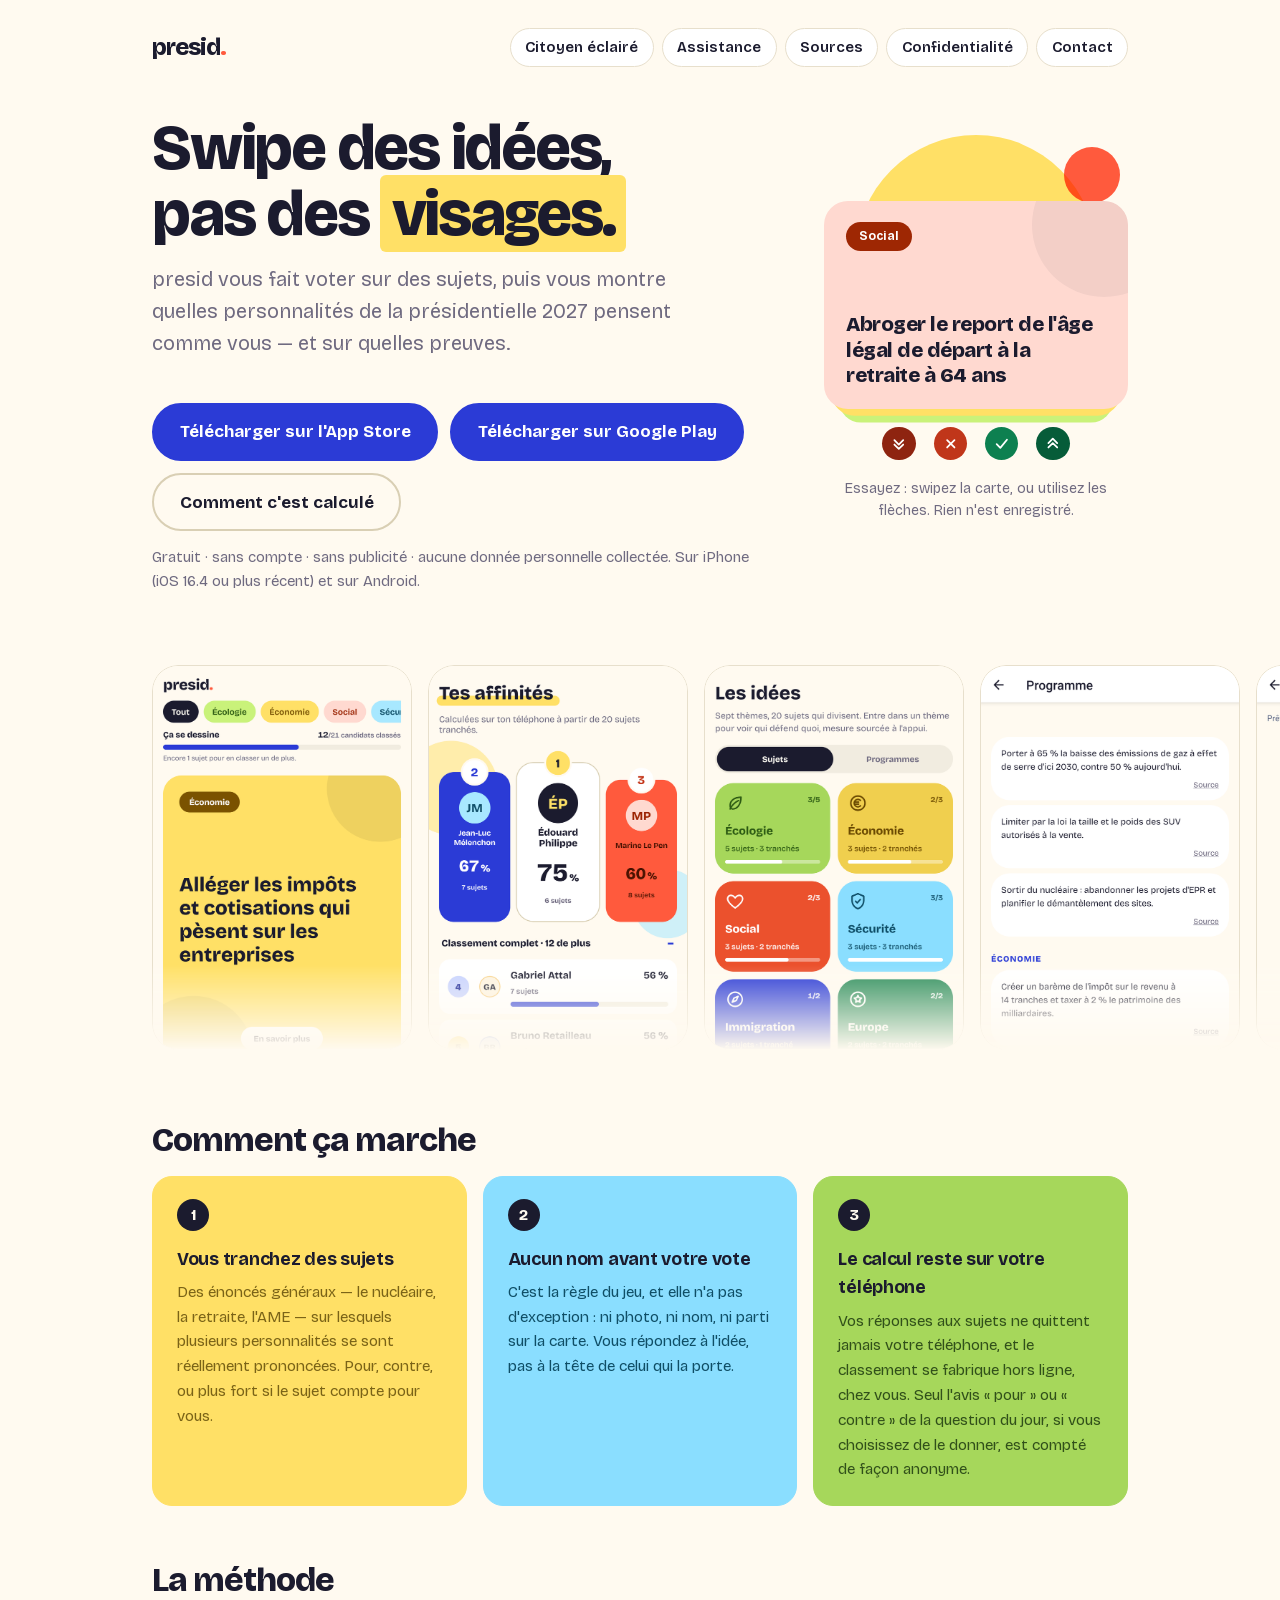
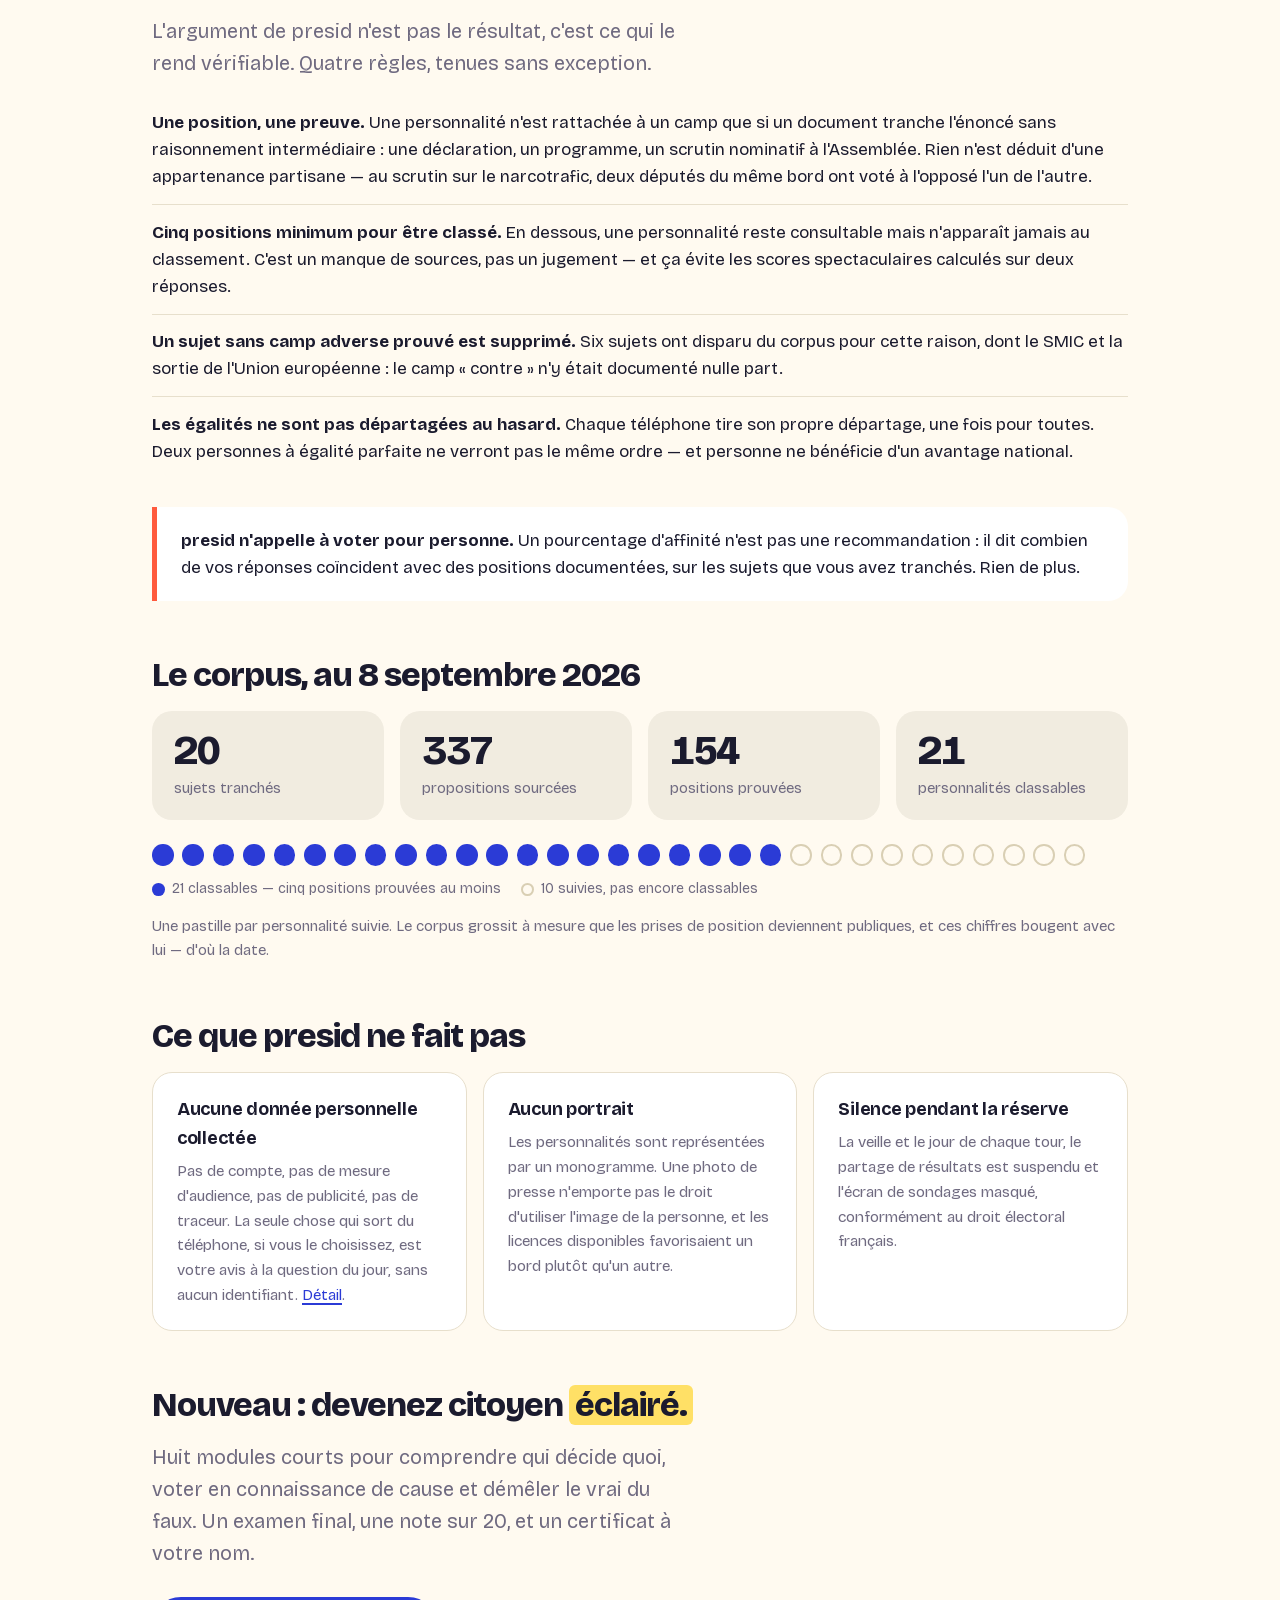
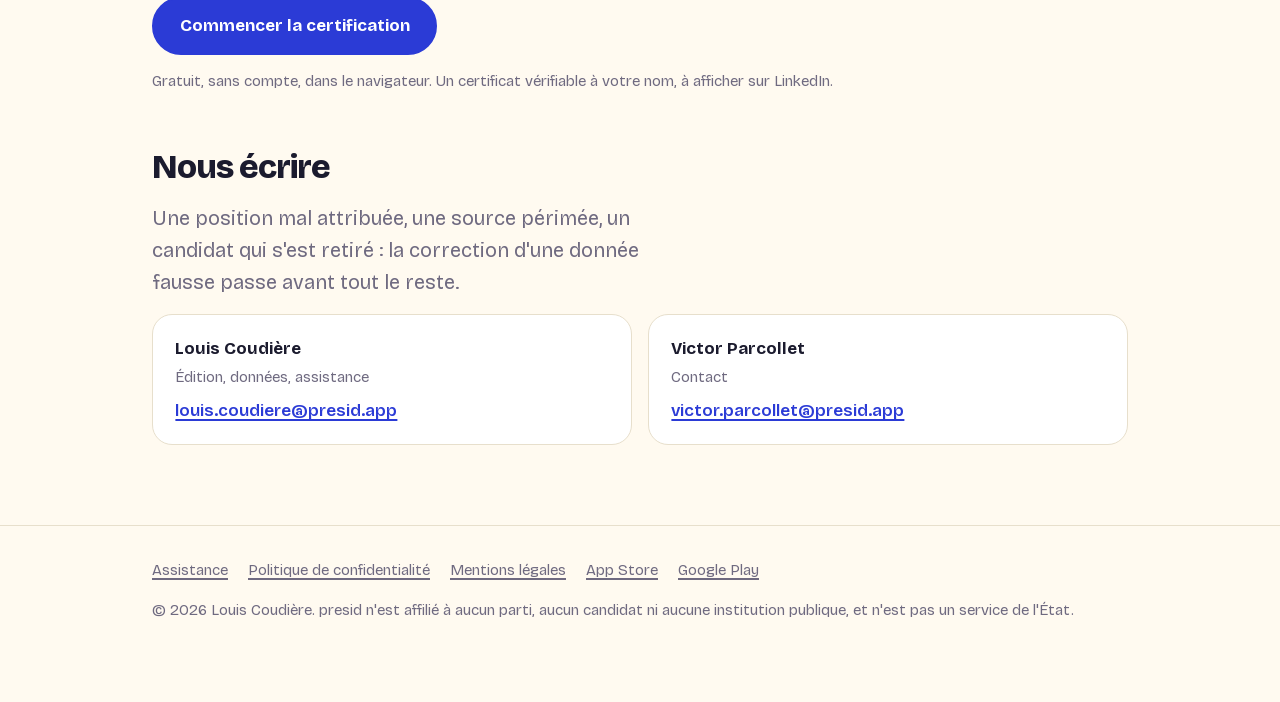
<file: index.html>
<!doctype html>
<html lang="fr">
<head>
<meta charset="utf-8">
<meta name="viewport" content="width=device-width, initial-scale=1">
<meta name="color-scheme" content="light">
<title>presid — situez vos idées avant 2027</title>
<meta name="description" content="presid compare vos réponses aux positions publiques et sourcées des personnalités de la présidentielle 2027. Aucune donnée personnelle collectée, aucun compte.">
<link rel="canonical" href="https://presid.app/">
<link rel="icon" href="images/icone.png" type="image/png">
<link rel="apple-touch-icon" href="images/icone.png">
<meta property="og:type" content="website">
<meta property="og:site_name" content="presid">
<meta property="og:title" content="presid — situez vos idées avant 2027">
<meta property="og:description" content="Swipe des idées, pas des visages. Chaque position affichée renvoie au document qui la prouve.">
<meta property="og:url" content="https://presid.app/">
<meta property="og:image" content="https://presid.app/images/partage.png">
<meta name="twitter:card" content="summary_large_image">
<link rel="stylesheet" href="style.css">
<script>
/* Masque les éléments avant la première peinture, pour que la rivière parte de
   zéro. Filet : si anim.js n'a pas tourné, tout redevient visible au bout
   d'1,5 s — une page qui ne s'anime pas vaut mieux qu'une page vide. */
document.documentElement.classList.add('anime');
setTimeout(function () {
  if (!document.querySelector('.riviere.coule')) {
    document.documentElement.classList.remove('anime');
  }
}, 1500);
</script>
<script src="anim.js" defer></script>
<script src="deck.js" defer></script>
</head>
<body>

<header class="entete">
  <div class="enveloppe entete-rangee">
    <a class="marque" href="index.html">presid<span class="point">.</span></a>
    <nav class="nav">
      <a href="citoyen.html">Citoyen éclairé</a>
      <a href="assistance.html">Assistance</a>
      <a href="sources.html">Sources</a>
      <a href="confidentialite.html">Confidentialité</a>
      <a href="#contact">Contact</a>
    </nav>
  </div>
</header>

<main>

  <section class="enveloppe hero riviere">
    <div class="confettis" aria-hidden="true"><i></i><i></i><i></i><i></i></div>
    <h1>Swipe des idées,<br>pas des <span class="surligne">visages.</span></h1>
    <p class="chapo">presid vous fait voter sur des sujets, puis vous montre
      quelles personnalités de la présidentielle 2027 pensent comme vous — et
      sur quelles preuves.</p>
    <div class="actions">
      <a class="bouton" href="https://apps.apple.com/fr/app/id6800288453">Télécharger sur l'App&nbsp;Store</a>
      <a class="bouton" href="https://play.google.com/store/apps/details?id=com.louis.coudiere.presid">Télécharger sur Google&nbsp;Play</a>
      <a class="bouton fantome" href="#methode">Comment c'est calculé</a>
    </div>
    <p class="sous-bouton">Gratuit · sans compte · sans publicité · aucune donnée personnelle collectée.
      Sur iPhone (iOS&nbsp;16.4 ou plus récent) et sur Android.</p>
    <div class="deck">
      <div class="pile" role="group" aria-label="Un sujet à trancher" aria-describedby="mode-emploi-deck" tabindex="0">
        <article class="sujet social"><span class="theme">Social</span><p>Abroger le report de l&#x27;âge légal de départ à la retraite à 64 ans</p></article>
        <article class="sujet economie"><span class="theme">Économie</span><p>Alléger les impôts et cotisations qui pèsent sur les entreprises</p></article>
        <article class="sujet ecologie"><span class="theme">Écologie</span><p>Contraindre les transports les plus polluants, quitte à les renchérir ou les interdire</p></article>
        <article class="sujet securite"><span class="theme">Sécurité</span><p>Renforcer les moyens de la police, de la justice et des prisons</p></article>
        <article class="sujet economie"><span class="theme">Économie</span><p>Faire payer davantage les plus grandes fortunes et les plus hauts revenus</p></article>
        <article class="sujet immigration"><span class="theme">Immigration</span><p>Limiter strictement l&#x27;entrée de nouveaux immigrants sur le territoire français</p></article>
        <article class="sujet institutions"><span class="theme">Institutions</span><p>Permettre à des citoyens de déclencher eux-mêmes un référendum, sans passer par le Parlement</p></article>
        <article class="sujet social"><span class="theme">Social</span><p>Autoriser une aide médicale à mourir pour les malades en fin de vie</p></article>
      </div>
      <div class="votes">
        <button type="button" class="deteste" data-vote="deteste" aria-label="Je déteste"><svg viewBox="0 0 24 24" aria-hidden="true"><path d="M6 7l6 6 6-6M6 13l6 6 6-6"/></svg></button>
        <button type="button" class="contre" data-vote="contre" aria-label="Contre"><svg viewBox="0 0 24 24" aria-hidden="true"><path d="M7 7l10 10M17 7L7 17"/></svg></button>
        <button type="button" class="pour" data-vote="pour" aria-label="Pour"><svg viewBox="0 0 24 24" aria-hidden="true"><path d="M5 12.5l5 5 9-11"/></svg></button>
        <button type="button" class="adore" data-vote="adore" aria-label="J'adore"><svg viewBox="0 0 24 24" aria-hidden="true"><path d="M6 17l6-6 6 6M6 11l6-6 6 6"/></svg></button>
      </div>
      <p class="essai" id="mode-emploi-deck">Essayez : swipez la carte, ou utilisez les flèches. Rien n'est enregistré.</p>
    </div>
  </section>

  <div class="captures riviere" aria-label="Aperçus de l'application">
    <div class="capture-flot"><div class="capture"><img src="images/01_geste.png" width="720" height="1069" alt="Un sujet à trancher : alléger les impôts et cotisations qui pèsent sur les entreprises. Aucun nom de personnalité sur la carte." loading="lazy"></div></div>
    <div class="capture-flot"><div class="capture"><img src="images/02_resultat.png" width="720" height="1069" alt="Le podium des affinités, en pourcentages, et le classement complet." loading="lazy"></div></div>
    <div class="capture-flot"><div class="capture"><img src="images/04_corpus.png" width="720" height="1069" alt="L'onglet Sujets : sept thèmes, vingt sujets qui divisent." loading="lazy"></div></div>
    <div class="capture-flot"><div class="capture"><img src="images/05_sources_2.png" width="720" height="1069" alt="L'écran Programme : chaque mesure d'une personnalité, avec le lien vers la source qui la prouve." loading="lazy"></div></div>
    <div class="capture-flot"><div class="capture"><img src="images/03_carte.png" width="720" height="1069" alt="La carte à partager : où l'on siégerait à l'Assemblée." loading="lazy"></div></div>
  </div>

  <section class="enveloppe riviere">
    <h2>Comment ça marche</h2>
    <div class="grille">
      <div class="carte jaune">
        <div class="numero">1</div>
        <h3>Vous tranchez des sujets</h3>
        <p>Des énoncés généraux — le nucléaire, la retraite, l'AME —
          sur lesquels plusieurs personnalités se sont réellement prononcées.
          Pour, contre, ou plus fort si le sujet compte pour vous.</p>
      </div>
      <div class="carte ciel">
        <div class="numero">2</div>
        <h3>Aucun nom avant votre vote</h3>
        <p>C'est la règle du jeu, et elle n'a pas d'exception : ni photo, ni
          nom, ni parti sur la carte. Vous répondez à l'idée, pas à la tête
          de celui qui la porte.</p>
      </div>
      <div class="carte vert">
        <div class="numero">3</div>
        <h3>Le calcul reste sur votre téléphone</h3>
        <p>Vos réponses aux sujets ne quittent jamais votre téléphone, et le
          classement se fabrique hors ligne, chez vous. Seul l'avis « pour » ou
          « contre » de la question du jour, si vous choisissez de le donner,
          est compté de façon anonyme.</p>
      </div>
    </div>
  </section>

  <section class="enveloppe riviere" id="methode">
    <h2>La méthode</h2>
    <p class="chapo">L'argument de presid n'est pas le résultat, c'est ce qui
      le rend vérifiable. Quatre règles, tenues sans exception.</p>

    <ul class="liste">
      <li><strong>Une position, une preuve.</strong> Une personnalité n'est
        rattachée à un camp que si un document tranche l'énoncé sans
        raisonnement intermédiaire : une déclaration, un programme, un scrutin
        nominatif à l'Assemblée. Rien n'est déduit d'une appartenance
        partisane — au scrutin sur le narcotrafic, deux députés du même bord
        ont voté à l'opposé l'un de l'autre.</li>
      <li><strong>Cinq positions minimum pour être classé.</strong> En dessous,
        une personnalité reste consultable mais n'apparaît jamais au
        classement. C'est un manque de sources, pas un jugement — et ça évite
        les scores spectaculaires calculés sur deux réponses.</li>
      <li><strong>Un sujet sans camp adverse prouvé est supprimé.</strong> Six
        sujets ont disparu du corpus pour cette raison, dont le SMIC et la
        sortie de l'Union européenne : le camp « contre » n'y était documenté
        nulle part.</li>
      <li><strong>Les égalités ne sont pas départagées au hasard.</strong>
        Chaque téléphone tire son propre départage, une fois pour toutes. Deux
        personnes à égalité parfaite ne verront pas le même ordre — et
        personne ne bénéficie d'un avantage national.</li>
    </ul>

    <div class="encart">
      <p><strong>presid n'appelle à voter pour personne.</strong> Un
        pourcentage d'affinité n'est pas une recommandation : il dit combien de
        vos réponses coïncident avec des positions documentées, sur les sujets
        que vous avez tranchés. Rien de plus.</p>
    </div>
  </section>

  <section class="enveloppe riviere">
    <h2>Le corpus, au 8 septembre 2026</h2>
    <div class="chiffres">
      <div class="chiffre"><div class="valeur" data-compte="20">20</div><div class="libelle">sujets tranchés</div></div>
      <div class="chiffre"><div class="valeur" data-compte="341">341</div><div class="libelle">propositions sourcées</div></div>
      <div class="chiffre"><div class="valeur" data-compte="156">156</div><div class="libelle">positions prouvées</div></div>
      <div class="chiffre"><div class="valeur" data-compte="21">21</div><div class="libelle">personnalités classables</div></div>
    </div>
    <div class="pastilles" aria-hidden="true">
      <span class="pastille" style="--i:0"></span>
      <span class="pastille" style="--i:1"></span>
      <span class="pastille" style="--i:2"></span>
      <span class="pastille" style="--i:3"></span>
      <span class="pastille" style="--i:4"></span>
      <span class="pastille" style="--i:5"></span>
      <span class="pastille" style="--i:6"></span>
      <span class="pastille" style="--i:7"></span>
      <span class="pastille" style="--i:8"></span>
      <span class="pastille" style="--i:9"></span>
      <span class="pastille" style="--i:10"></span>
      <span class="pastille" style="--i:11"></span>
      <span class="pastille" style="--i:12"></span>
      <span class="pastille" style="--i:13"></span>
      <span class="pastille" style="--i:14"></span>
      <span class="pastille" style="--i:15"></span>
      <span class="pastille" style="--i:16"></span>
      <span class="pastille" style="--i:17"></span>
      <span class="pastille" style="--i:18"></span>
      <span class="pastille" style="--i:19"></span>
      <span class="pastille" style="--i:20"></span>
      <span class="pastille sous-seuil" style="--i:21"></span>
      <span class="pastille sous-seuil" style="--i:22"></span>
      <span class="pastille sous-seuil" style="--i:23"></span>
      <span class="pastille sous-seuil" style="--i:24"></span>
      <span class="pastille sous-seuil" style="--i:25"></span>
      <span class="pastille sous-seuil" style="--i:26"></span>
      <span class="pastille sous-seuil" style="--i:27"></span>
      <span class="pastille sous-seuil" style="--i:28"></span>
      <span class="pastille sous-seuil" style="--i:29"></span>
      <span class="pastille sous-seuil" style="--i:30"></span>
    </div>
    <div class="legende">
      <span><i></i> 21 classables — cinq positions prouvées au moins</span>
      <span><i class="vide"></i> 10 suivies, pas encore classables</span>
    </div>
    <p class="sous-bouton">Une pastille par personnalité suivie. Le corpus
      grossit à mesure que les prises de position deviennent publiques, et ces
      chiffres bougent avec lui — d'où la date.</p>
  </section>

  <section class="enveloppe riviere">
    <h2>Ce que presid ne fait pas</h2>
    <div class="grille">
      <div class="carte">
        <h3>Aucune donnée personnelle collectée</h3>
        <p>Pas de compte, pas de mesure d'audience, pas de publicité, pas de
          traceur. La seule chose qui sort du téléphone, si vous le choisissez,
          est votre avis à la question du jour, sans aucun identifiant.
          <a href="confidentialite.html">Détail</a>.</p>
      </div>
      <div class="carte">
        <h3>Aucun portrait</h3>
        <p>Les personnalités sont représentées par un monogramme. Une photo de
          presse n'emporte pas le droit d'utiliser l'image de la personne, et
          les licences disponibles favorisaient un bord plutôt qu'un autre.</p>
      </div>
      <div class="carte">
        <h3>Silence pendant la réserve</h3>
        <p>La veille et le jour de chaque tour, le partage de résultats est
          suspendu et l'écran de sondages masqué, conformément au droit
          électoral français.</p>
      </div>
    </div>
  </section>

  <section class="enveloppe riviere" id="citoyen">
    <h2>Nouveau : devenez citoyen <span class="surligne">éclairé.</span></h2>
    <p class="chapo">Huit modules courts pour comprendre qui décide quoi,
      voter en connaissance de cause et démêler le vrai du faux. Un examen
      final, une note sur 20, et un certificat à votre nom.</p>
    <div class="actions">
      <a class="bouton" href="citoyen.html">Commencer la certification</a>
    </div>
    <p class="sous-bouton">Gratuit, sans compte, dans le navigateur. Un
      certificat vérifiable à votre nom, à afficher sur LinkedIn.</p>
  </section>

  <section class="enveloppe riviere" id="contact">
    <h2>Nous écrire</h2>
    <p class="chapo">Une position mal attribuée, une source périmée, un
      candidat qui s'est retiré : la correction d'une donnée fausse passe avant
      tout le reste.</p>
    <div class="contacts">
      <div class="contact">
        <div class="nom">Louis Coudière</div>
        <p class="sous-bouton" style="margin:.15rem 0 .5rem">Édition, données, assistance</p>
        <a href="mailto:louis.coudiere@presid.app">louis.coudiere@presid.app</a>
      </div>
      <div class="contact">
        <div class="nom">Victor Parcollet</div>
        <p class="sous-bouton" style="margin:.15rem 0 .5rem">Contact</p>
        <a href="mailto:victor.parcollet@presid.app">victor.parcollet@presid.app</a>
      </div>
    </div>
  </section>

</main>

<footer class="pied">
  <div class="enveloppe">
    <div class="liens">
      <a href="assistance.html">Assistance</a>
      <a href="confidentialite.html">Politique de confidentialité</a>
      <a href="mentions-legales.html">Mentions légales</a>
      <a href="https://apps.apple.com/fr/app/id6800288453">App Store</a>
      <a href="https://play.google.com/store/apps/details?id=com.louis.coudiere.presid">Google Play</a>
    </div>
    <p>© 2026 Louis Coudière. presid n'est affilié à aucun parti, aucun
      candidat ni aucune institution publique, et n'est pas un service de
      l'État.</p>
  </div>
</footer>

</body>
</html>
</file>
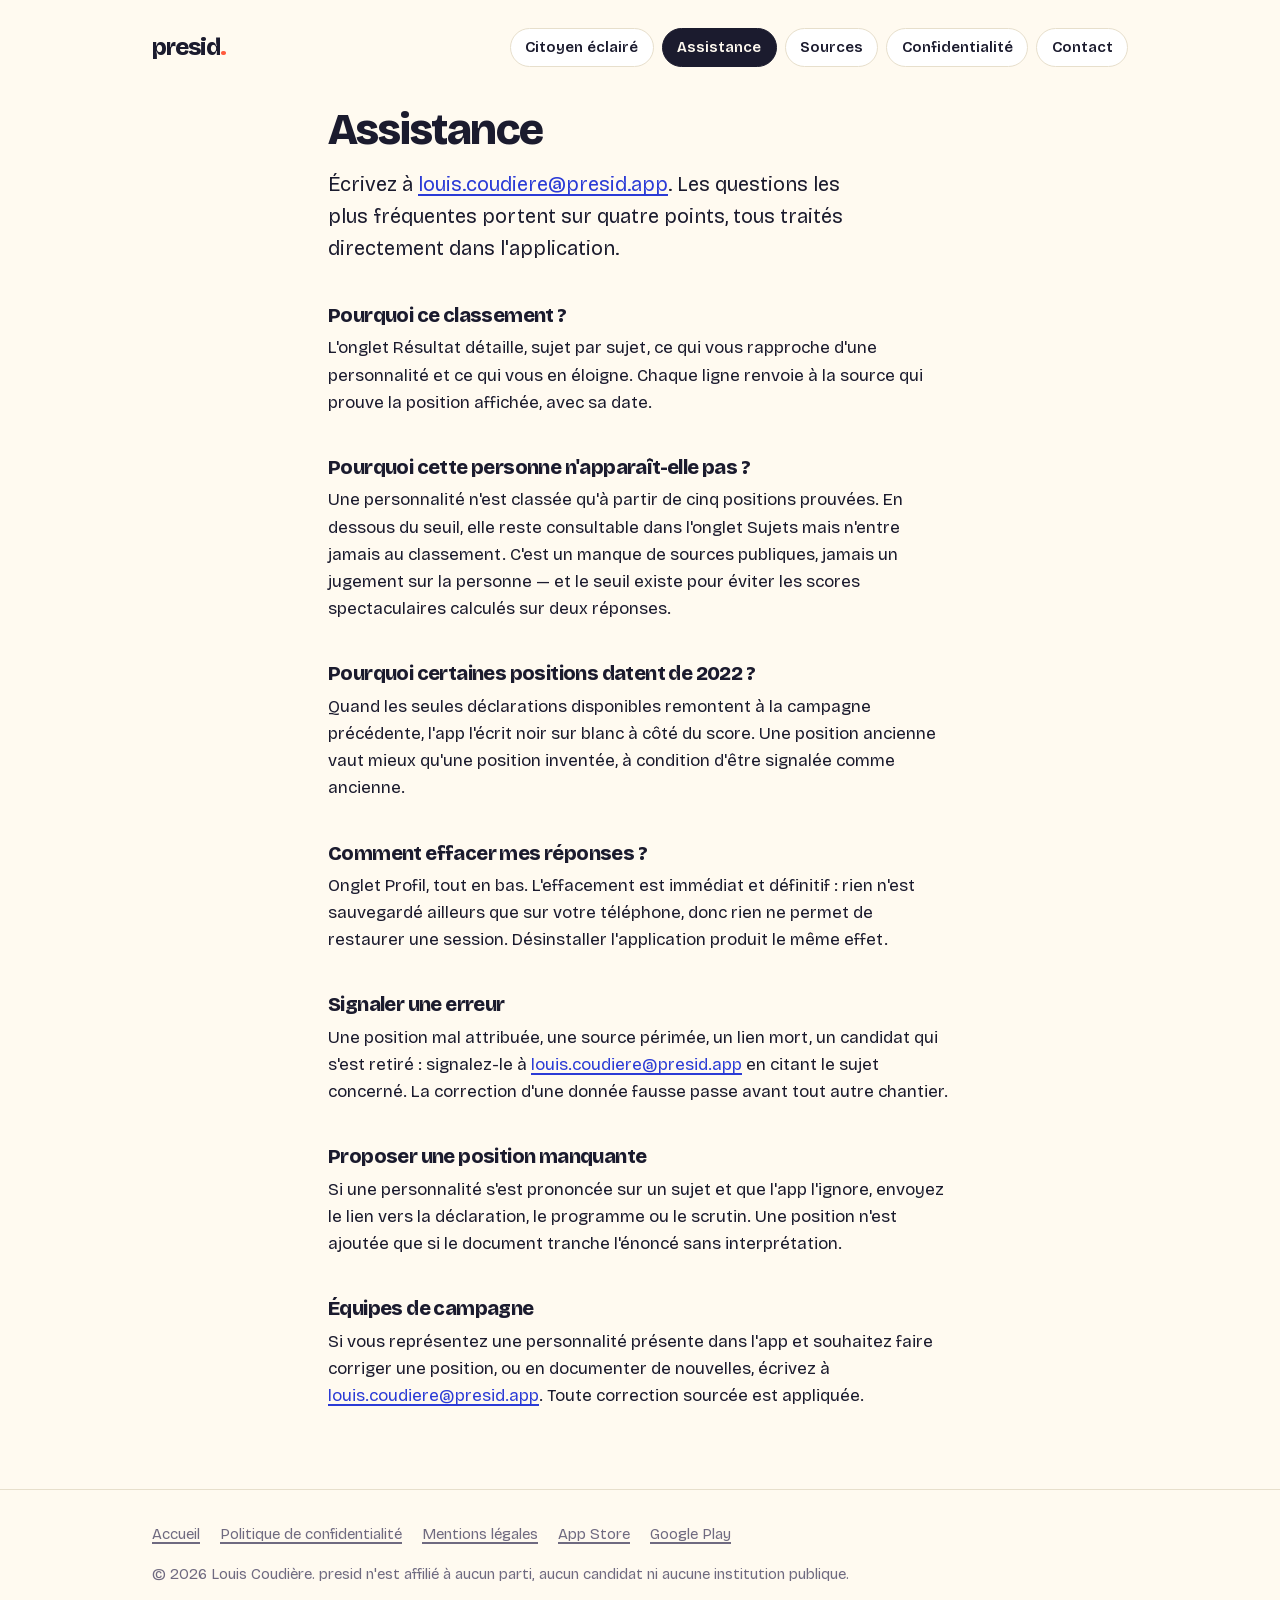
<file: assistance.html>
<!doctype html>
<html lang="fr">
<head>
<meta charset="utf-8">
<meta name="viewport" content="width=device-width, initial-scale=1">
<meta name="color-scheme" content="light">
<title>presid — assistance</title>
<meta name="description" content="Assistance de l'application presid : questions fréquentes, signalement d'erreur, contact.">
<link rel="canonical" href="https://presid.app/assistance">
<link rel="icon" href="images/icone.png" type="image/png">
<link rel="stylesheet" href="style.css">
<script>
/* Masque les éléments avant la première peinture, pour que la rivière parte de
   zéro. Filet : si anim.js n'a pas tourné, tout redevient visible au bout
   d'1,5 s — une page qui ne s'anime pas vaut mieux qu'une page vide. */
document.documentElement.classList.add('anime');
setTimeout(function () {
  if (!document.querySelector('.riviere.coule')) {
    document.documentElement.classList.remove('anime');
  }
}, 1500);
</script>
<script src="anim.js" defer></script>
</head>
<body>

<header class="entete">
  <div class="enveloppe entete-rangee">
    <a class="marque" href="index.html">presid<span class="point">.</span></a>
    <nav class="nav">
      <a href="citoyen.html">Citoyen éclairé</a>
      <a href="assistance.html" aria-current="page">Assistance</a>
      <a href="sources.html">Sources</a>
      <a href="confidentialite.html">Confidentialité</a>
      <a href="index.html#contact">Contact</a>
    </nav>
  </div>
</header>

<main class="enveloppe etroit texte">
  <div class="riviere">
  <h1 style="font-size:clamp(2rem,5vw,2.75rem);margin-top:2.5rem">Assistance</h1>
  <p class="chapo">Écrivez à
    <a href="mailto:louis.coudiere@presid.app">louis.coudiere@presid.app</a>.
    Les questions les plus fréquentes portent sur quatre points, tous traités
    directement dans l'application.</p>
  </div>

  <h2>Pourquoi ce classement ?</h2>
  <p>L'onglet Résultat détaille, sujet par sujet, ce qui vous rapproche d'une
  personnalité et ce qui vous en éloigne. Chaque ligne renvoie à la source qui
  prouve la position affichée, avec sa date.</p>

  <h2>Pourquoi cette personne n'apparaît-elle pas ?</h2>
  <p>Une personnalité n'est classée qu'à partir de cinq positions prouvées. En
  dessous du seuil, elle reste consultable dans l'onglet Sujets mais n'entre
  jamais au classement. C'est un manque de sources publiques, jamais un
  jugement sur la personne — et le seuil existe pour éviter les scores
  spectaculaires calculés sur deux réponses.</p>

  <h2>Pourquoi certaines positions datent de 2022 ?</h2>
  <p>Quand les seules déclarations disponibles remontent à la campagne
  précédente, l'app l'écrit noir sur blanc à côté du score. Une position
  ancienne vaut mieux qu'une position inventée, à condition d'être signalée
  comme ancienne.</p>

  <h2>Comment effacer mes réponses ?</h2>
  <p>Onglet Profil, tout en bas. L'effacement est immédiat et définitif : rien
  n'est sauvegardé ailleurs que sur votre téléphone, donc rien ne permet de
  restaurer une session. Désinstaller l'application produit le même effet.</p>

  <h2>Signaler une erreur</h2>
  <p>Une position mal attribuée, une source périmée, un lien mort, un candidat
  qui s'est retiré : signalez-le à
  <a href="mailto:louis.coudiere@presid.app">louis.coudiere@presid.app</a> en
  citant le sujet concerné. La correction d'une donnée fausse passe avant tout
  autre chantier.</p>

  <h2>Proposer une position manquante</h2>
  <p>Si une personnalité s'est prononcée sur un sujet et que l'app l'ignore,
  envoyez le lien vers la déclaration, le programme ou le scrutin. Une position
  n'est ajoutée que si le document tranche l'énoncé sans interprétation.</p>

  <h2>Équipes de campagne</h2>
  <p>Si vous représentez une personnalité présente dans l'app et souhaitez
  faire corriger une position, ou en documenter de nouvelles, écrivez à
  <a href="mailto:louis.coudiere@presid.app">louis.coudiere@presid.app</a>.
  Toute correction sourcée est appliquée.</p>
</main>

<footer class="pied">
  <div class="enveloppe">
    <div class="liens">
      <a href="index.html">Accueil</a>
      <a href="confidentialite.html">Politique de confidentialité</a>
      <a href="mentions-legales.html">Mentions légales</a>
      <a href="https://apps.apple.com/fr/app/id6800288453">App Store</a>
      <a href="https://play.google.com/store/apps/details?id=com.louis.coudiere.presid">Google Play</a>
    </div>
    <p>© 2026 Louis Coudière. presid n'est affilié à aucun parti, aucun
      candidat ni aucune institution publique.</p>
  </div>
</footer>

</body>
</html>
</file>
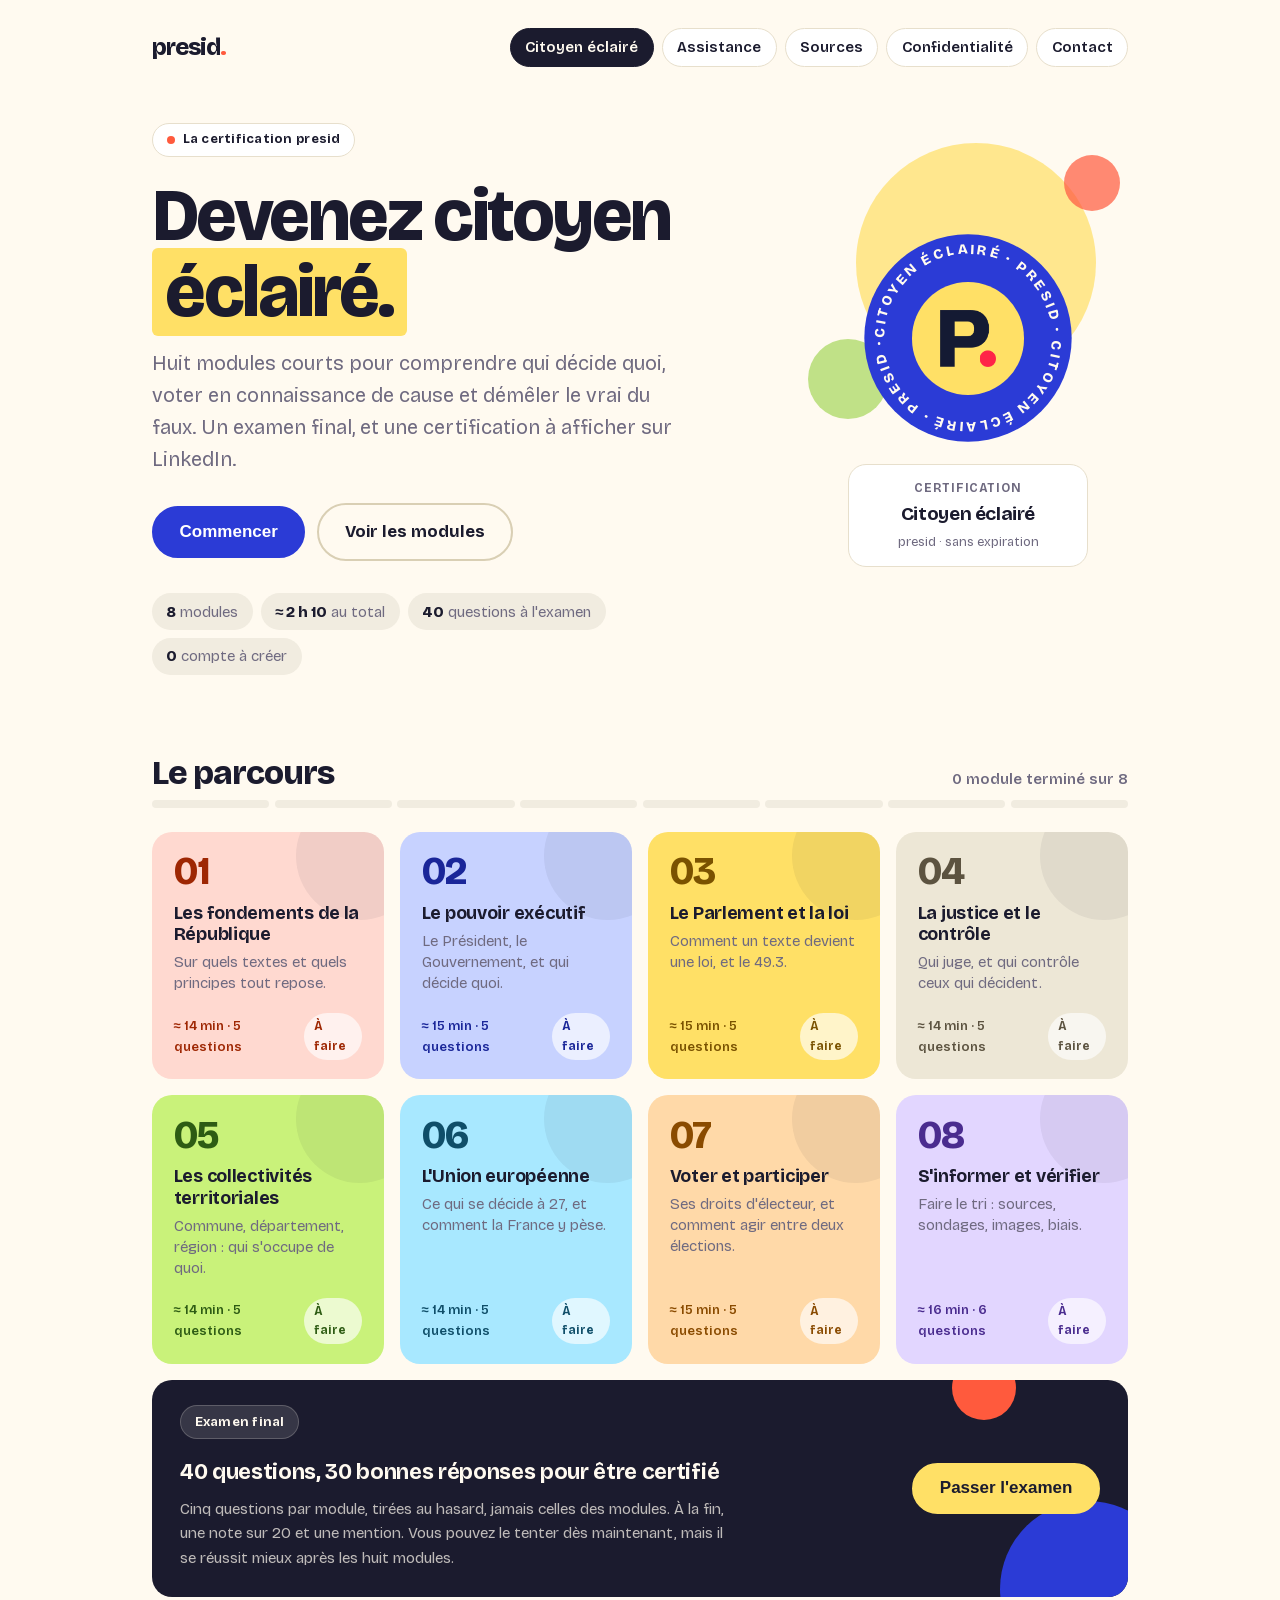
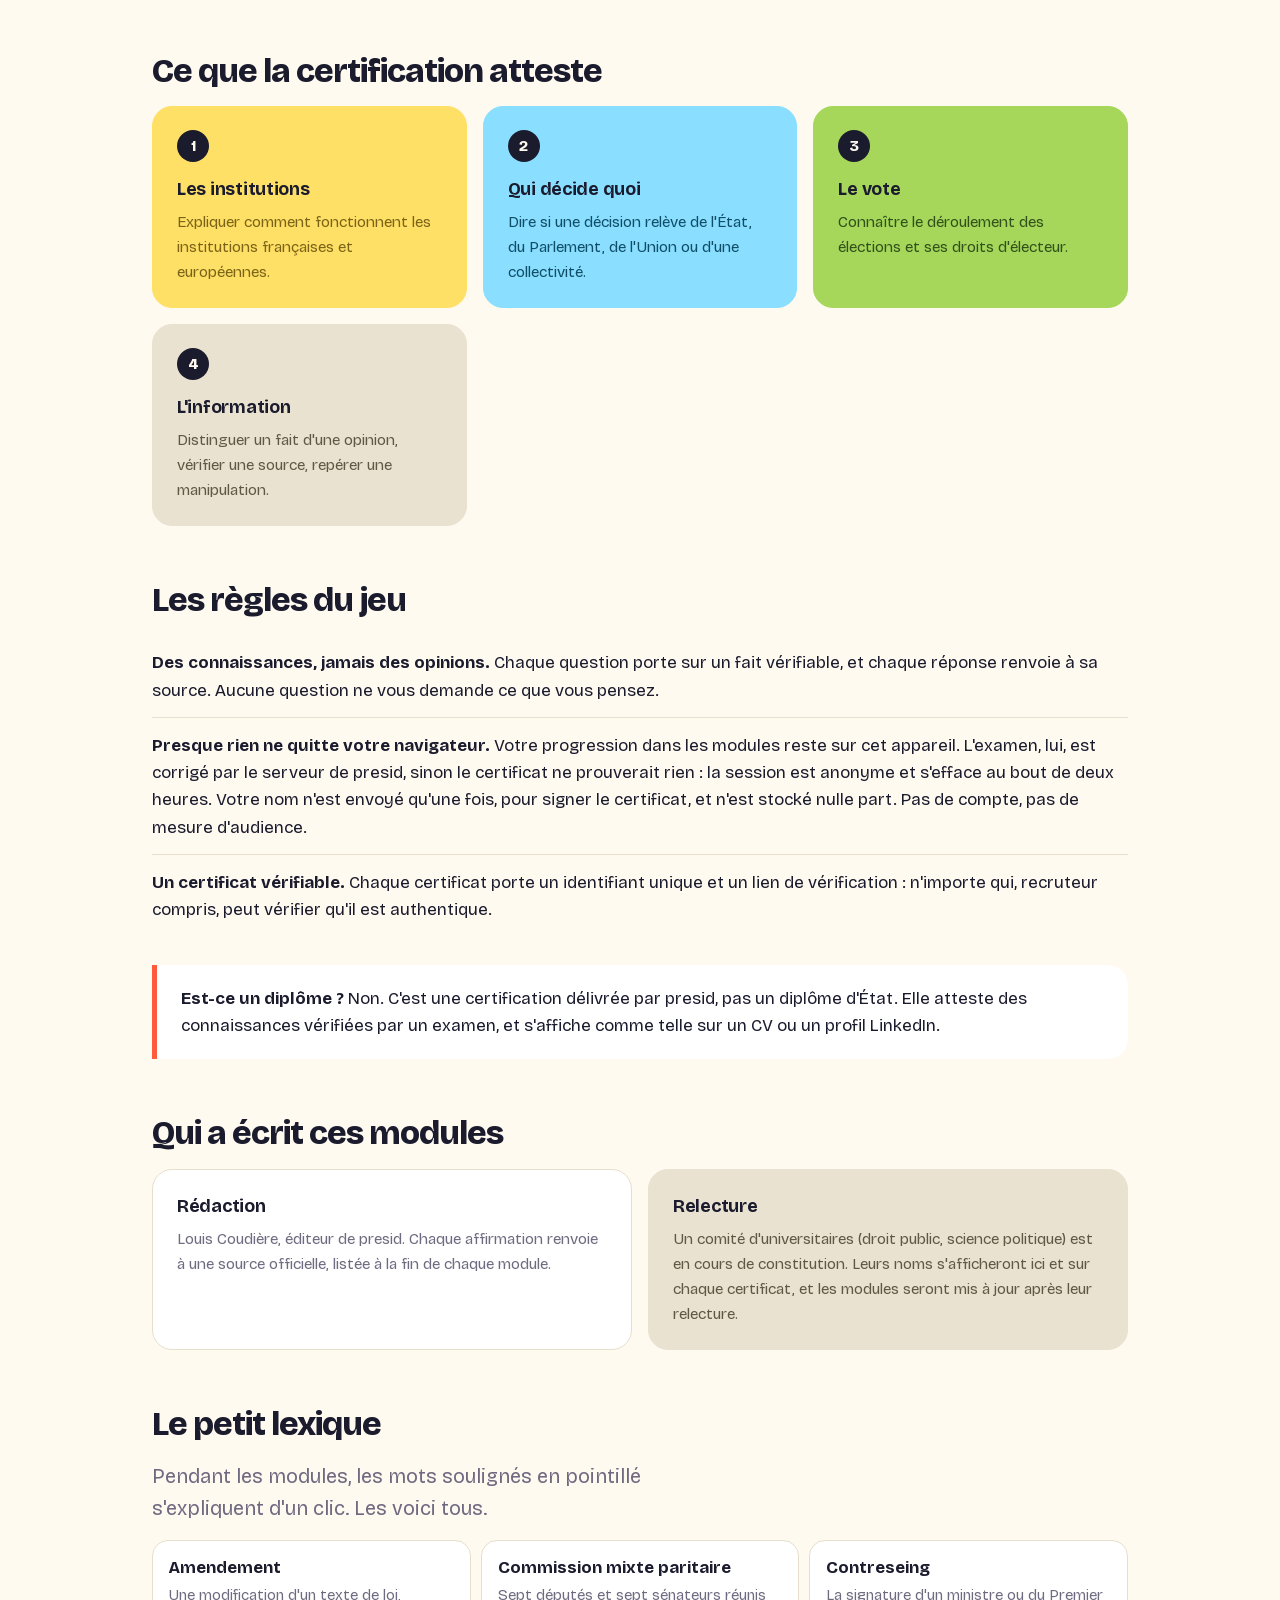
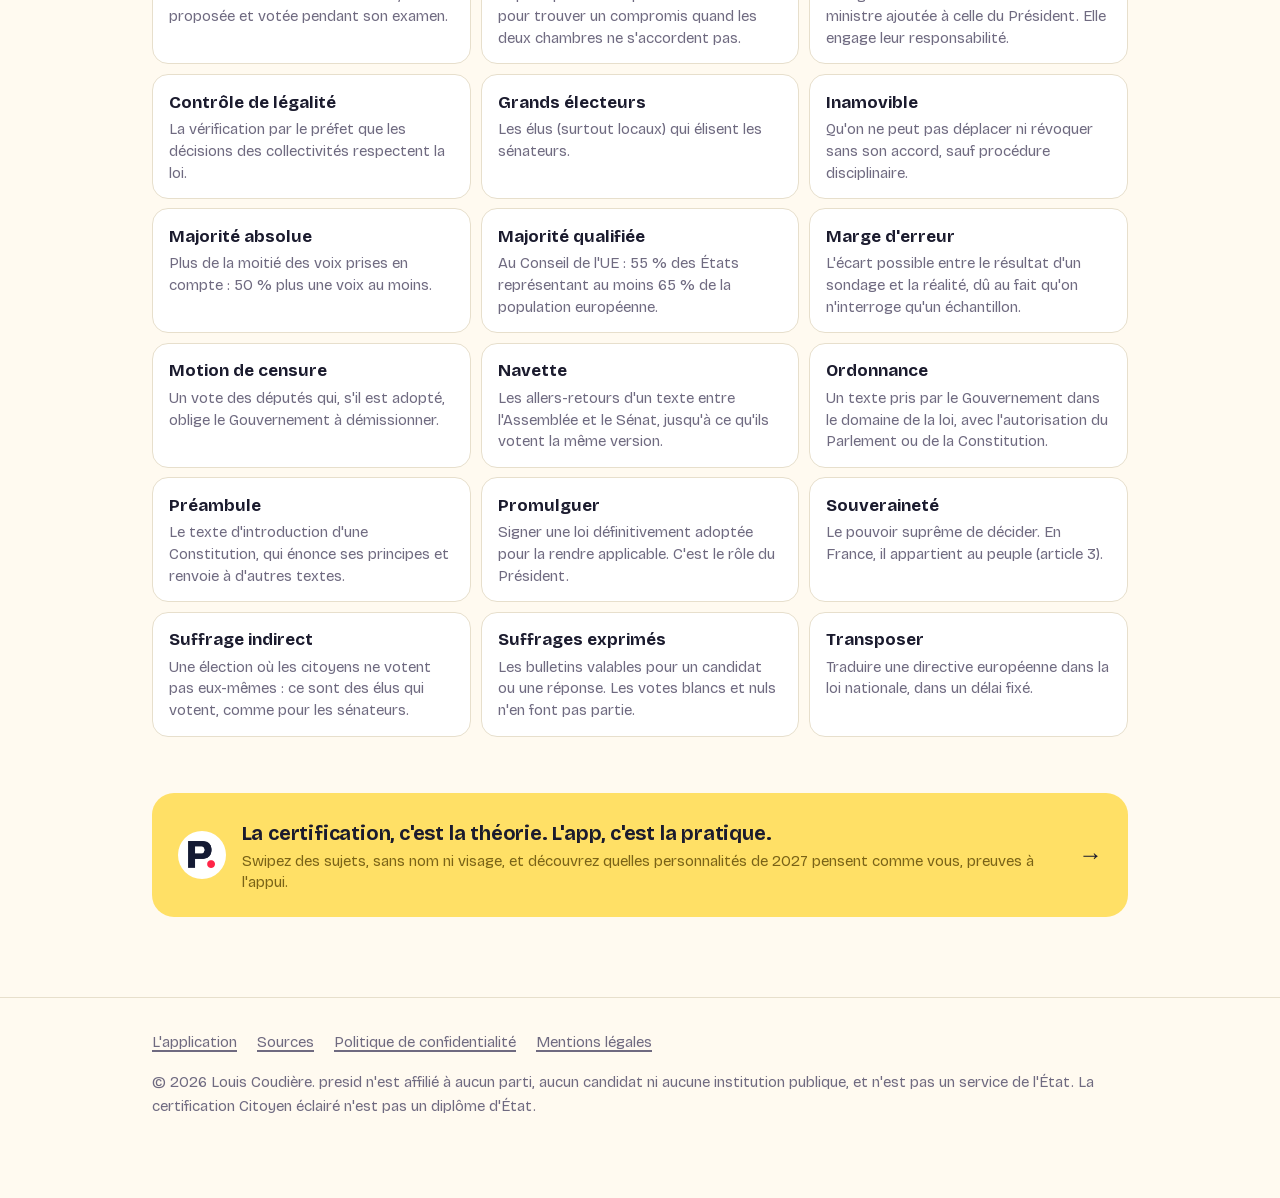
<file: citoyen.html>
<!doctype html>
<html lang="fr">
<head>
<meta charset="utf-8">
<meta name="viewport" content="width=device-width, initial-scale=1">
<meta name="color-scheme" content="light">
<!-- Page publique depuis le 29/09/2026, mais la certification reste en
     « aperçu » (CERTIFICATION_OUVERTE = false dans citoyen.js) tant que le
     comité n'a pas relu les contenus et qu'il n'existe pas de page de
     vérification. -->
<meta property="og:type" content="website">
<meta property="og:site_name" content="presid">
<meta property="og:title" content="Citoyen éclairé — la certification presid">
<meta property="og:description" content="Huit modules courts, un examen, une note sur 20. Comprendre qui décide quoi, voter en connaissance de cause, démêler le vrai du faux.">
<meta property="og:url" content="https://presid.app/citoyen">
<meta property="og:image" content="https://presid.app/images/partage.png">
<meta name="twitter:card" content="summary_large_image">
<title>Citoyen éclairé — la certification presid</title>
<meta name="description" content="Huit modules courts pour comprendre les institutions, voter en connaissance de cause et vérifier l'information. Un examen final, une certification à afficher sur LinkedIn.">
<link rel="canonical" href="https://presid.app/citoyen">
<link rel="icon" href="images/icone.png" type="image/png">
<link rel="stylesheet" href="style.css">
<link rel="stylesheet" href="citoyen.css">
<script>
/* Même amorce que l'accueil : la rivière part de zéro, et tout redevient
   visible au bout d'1,5 s si anim.js n'a pas tourné. */
document.documentElement.classList.add('anime');
setTimeout(function () {
  if (!document.querySelector('.riviere.coule')) {
    document.documentElement.classList.remove('anime');
  }
}, 1500);
</script>
<script src="anim.js" defer></script>
<script src="citoyen-data.js" defer></script>
<script src="citoyen.js" defer></script>
</head>
<body>

<header class="entete">
  <div class="enveloppe entete-rangee">
    <a class="marque" href="index.html">presid<span class="point">.</span></a>
    <nav class="nav">
      <a href="citoyen.html" aria-current="page">Citoyen éclairé</a>
      <a href="assistance.html">Assistance</a>
      <a href="sources.html">Sources</a>
      <a href="confidentialite.html">Confidentialité</a>
      <a href="index.html#contact">Contact</a>
    </nav>
  </div>
</header>

<main>

  <section class="enveloppe cit-hero">
    <div class="confettis" aria-hidden="true"><i></i><i></i><i></i></div>
    <div class="cit-hero-texte">
      <p class="etiquette"><span class="puce"></span> La certification presid</p>
      <h1 class="texte-anime" data-anime>Devenez citoyen <span class="surligne">éclairé.</span></h1>
      <p class="chapo texte-anime" data-anime>Huit modules courts pour comprendre qui décide quoi, voter en
        connaissance de cause et démêler le vrai du faux. Un examen final, et
        une certification à afficher sur LinkedIn.</p>
      <div class="actions">
        <button type="button" class="bouton" data-ouvrir="suite">Commencer</button>
        <a class="bouton fantome" href="#modules">Voir les modules</a>
      </div>
      <ul class="meta">
        <li><strong>8</strong> modules</li>
        <li><strong>≈ 2 h 30</strong> au total</li>
        <li><strong>40</strong> questions à l'examen</li>
        <li><strong>0</strong> compte à créer</li>
      </ul>
    </div>

    <div class="cit-hero-badge" aria-hidden="true">
      <div class="badge">
        <svg class="sceau" viewBox="0 0 200 200">
          <defs><path id="cercle" d="M100,100 m-78,0 a78,78 0 1,1 156,0 a78,78 0 1,1 -156,0"/></defs>
          <circle cx="100" cy="100" r="96" class="sceau-fond"/>
          <text><textPath href="#cercle" textLength="486" lengthAdjust="spacing">CITOYEN ÉCLAIRÉ · PRESID · CITOYEN ÉCLAIRÉ · PRESID ·</textPath></text>
        </svg>
        <div class="sceau-coeur"><img src="images/sigle.png" alt=""></div>
      </div>
      <div class="badge-carte">
        <span class="badge-sur">Certification</span>
        <strong>Citoyen éclairé</strong>
        <span class="badge-emetteur">presid · sans expiration</span>
      </div>
    </div>
  </section>

  <section class="enveloppe riviere" id="modules">
    <div class="titre-rangee">
      <h2>Le parcours</h2>
      <p class="progression-texte" id="progression-texte">0 module sur 8</p>
    </div>
    <div class="progression" id="progression" aria-hidden="true"></div>
    <div class="modules" id="liste-modules"></div>

    <div class="examen-carte" id="examen-carte">
      <div>
        <span class="etiquette claire">Examen final</span>
        <h3>40 questions, 30 bonnes réponses pour être certifié</h3>
        <p>Cinq questions par module, tirées au hasard, jamais celles des
          modules. À la fin, une note sur 20 et une mention. Vous pouvez le
          tenter dès maintenant, mais il se réussit mieux après les huit
          modules.</p>
      </div>
      <button type="button" class="bouton clair" data-ouvrir="examen">Passer l'examen</button>
      <p class="mon-certificat" id="mon-certificat" hidden></p>
    </div>
  </section>

  <section class="enveloppe riviere">
    <h2>Ce que la certification atteste</h2>
    <div class="grille">
      <div class="carte jaune"><div class="numero">1</div><h3>Les institutions</h3>
        <p>Expliquer comment fonctionnent les institutions françaises et européennes.</p></div>
      <div class="carte ciel"><div class="numero">2</div><h3>Qui décide quoi</h3>
        <p>Dire si une décision relève de l'État, du Parlement, de l'Union ou d'une collectivité.</p></div>
      <div class="carte vert"><div class="numero">3</div><h3>Le vote</h3>
        <p>Connaître le déroulement des élections et ses droits d'électeur.</p></div>
      <div class="carte sable"><div class="numero">4</div><h3>L'information</h3>
        <p>Distinguer un fait d'une opinion, vérifier une source, repérer une manipulation.</p></div>
    </div>
  </section>

  <section class="enveloppe riviere">
    <h2>Les règles du jeu</h2>
    <ul class="liste">
      <li><strong>Des connaissances, jamais des opinions.</strong> Chaque
        question porte sur un fait vérifiable, et chaque réponse renvoie à sa
        source. Aucune question ne vous demande ce que vous pensez.</li>
      <li><strong>Presque rien ne quitte votre navigateur.</strong> Votre
        progression dans les modules reste sur cet appareil. L'examen, lui,
        est corrigé par le serveur de presid, sinon le certificat ne
        prouverait rien : la session est anonyme et s'efface au bout de deux
        heures. Votre nom n'est envoyé qu'une fois, pour signer le
        certificat, et n'est stocké nulle part. Pas de compte, pas de mesure
        d'audience.</li>
      <li><strong>Un certificat vérifiable.</strong> Chaque certificat porte
        un identifiant unique et un lien de vérification : n'importe qui,
        recruteur compris, peut vérifier qu'il est authentique.</li>
    </ul>
    <div class="encart">
      <p><strong>Est-ce un diplôme ?</strong> Non. C'est une certification
        délivrée par presid, pas un diplôme d'État. Elle atteste des
        connaissances vérifiées par un examen, et s'affiche comme telle sur un
        CV ou un profil LinkedIn.</p>
    </div>
  </section>

  <section class="enveloppe riviere">
    <h2>Qui a écrit ces modules</h2>
    <div class="grille" id="equipe"></div>
  </section>

  <section class="enveloppe riviere">
    <h2>Le petit lexique</h2>
    <p class="chapo">Pendant les modules, les mots soulignés en pointillé
      s'expliquent d'un clic. Les voici tous.</p>
    <dl class="lexique" id="lexique"></dl>
  </section>

  <section class="enveloppe riviere">
    <a class="pont-app grand" href="https://apps.apple.com/fr/app/id6800288453" target="_blank" rel="noopener">
      <span class="pont-rond"><img src="images/sigle.png" alt=""></span>
      <span class="pont-texte"><strong>La certification, c'est la théorie. L'app, c'est la pratique.</strong>
        <span>Swipez des sujets, sans nom ni visage, et découvrez quelles
          personnalités de 2027 pensent comme vous, preuves à l'appui.</span></span>
      <span class="pont-fleche" aria-hidden="true">→</span>
    </a>
  </section>

</main>

<footer class="pied">
  <div class="enveloppe">
    <div class="liens">
      <a href="index.html">L'application</a>
      <a href="sources.html">Sources</a>
      <a href="confidentialite.html">Politique de confidentialité</a>
      <a href="mentions-legales.html">Mentions légales</a>
    </div>
    <p>© 2026 Louis Coudière. presid n'est affilié à aucun parti, aucun
      candidat ni aucune institution publique, et n'est pas un service de
      l'État. La certification Citoyen éclairé n'est pas un diplôme d'État.</p>
  </div>
</footer>

<!-- Le lecteur : un module ou l'examen, écran par écran. -->
<div class="lecteur" id="lecteur" role="dialog" aria-modal="true" aria-labelledby="lecteur-titre" hidden>
  <div class="lecteur-haut">
    <button type="button" class="fermer" id="fermer" aria-label="Fermer et revenir au parcours">
      <svg viewBox="0 0 24 24" aria-hidden="true"><path d="M6 6l12 12M18 6L6 18"/></svg>
    </button>
    <div class="lecteur-titre" id="lecteur-titre"></div>
    <div class="lecteur-compte" id="lecteur-compte"></div>
  </div>
  <div class="lecteur-barre" id="lecteur-barre"><i></i></div>
  <div class="scene" id="scene" aria-live="polite"></div>
  <div class="lecteur-bas">
    <button type="button" class="precedent" id="precedent" hidden aria-label="Écran précédent">
      <svg viewBox="0 0 24 24" aria-hidden="true"><path d="M15 6l-6 6 6 6"/></svg><span>Précédent</span>
    </button>
    <button type="button" class="bouton" id="continuer">Continuer</button>
  </div>
</div>

<div id="impression" aria-hidden="true"></div>

</body>
</html>
</file>
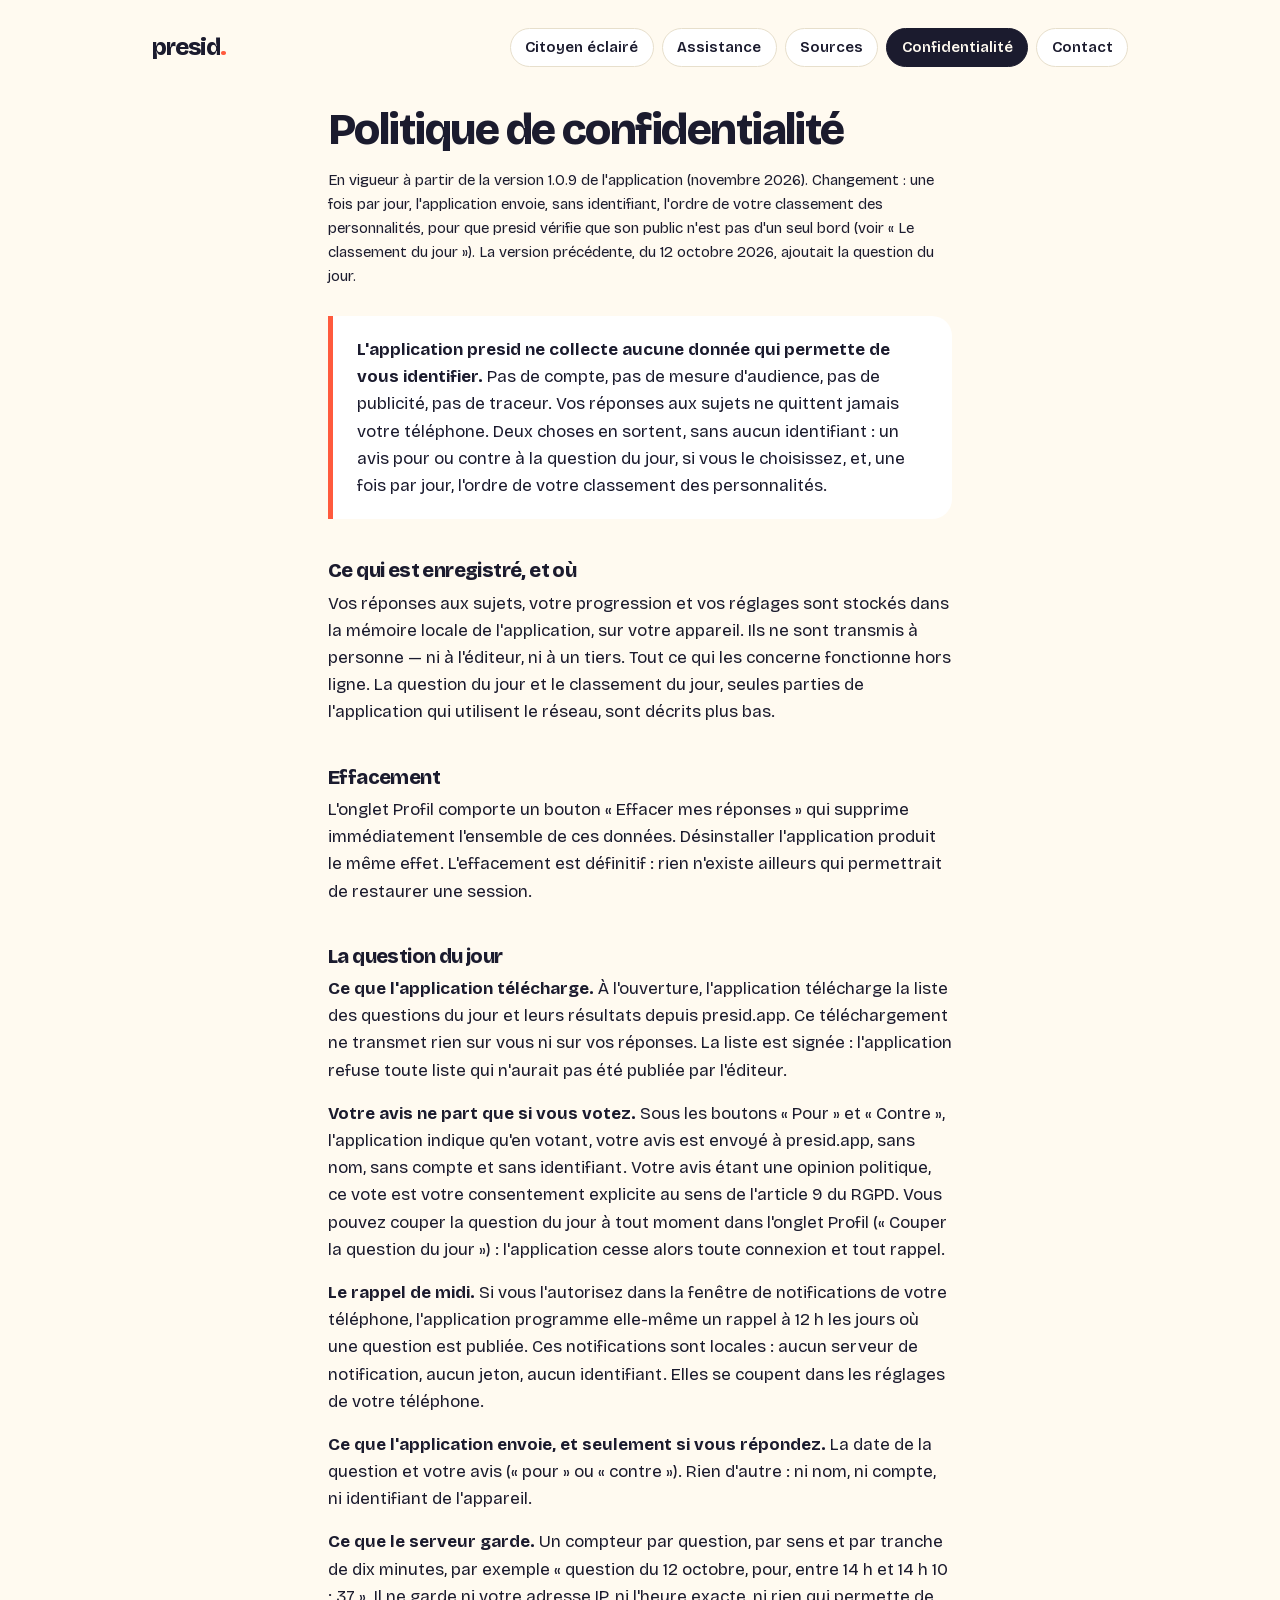
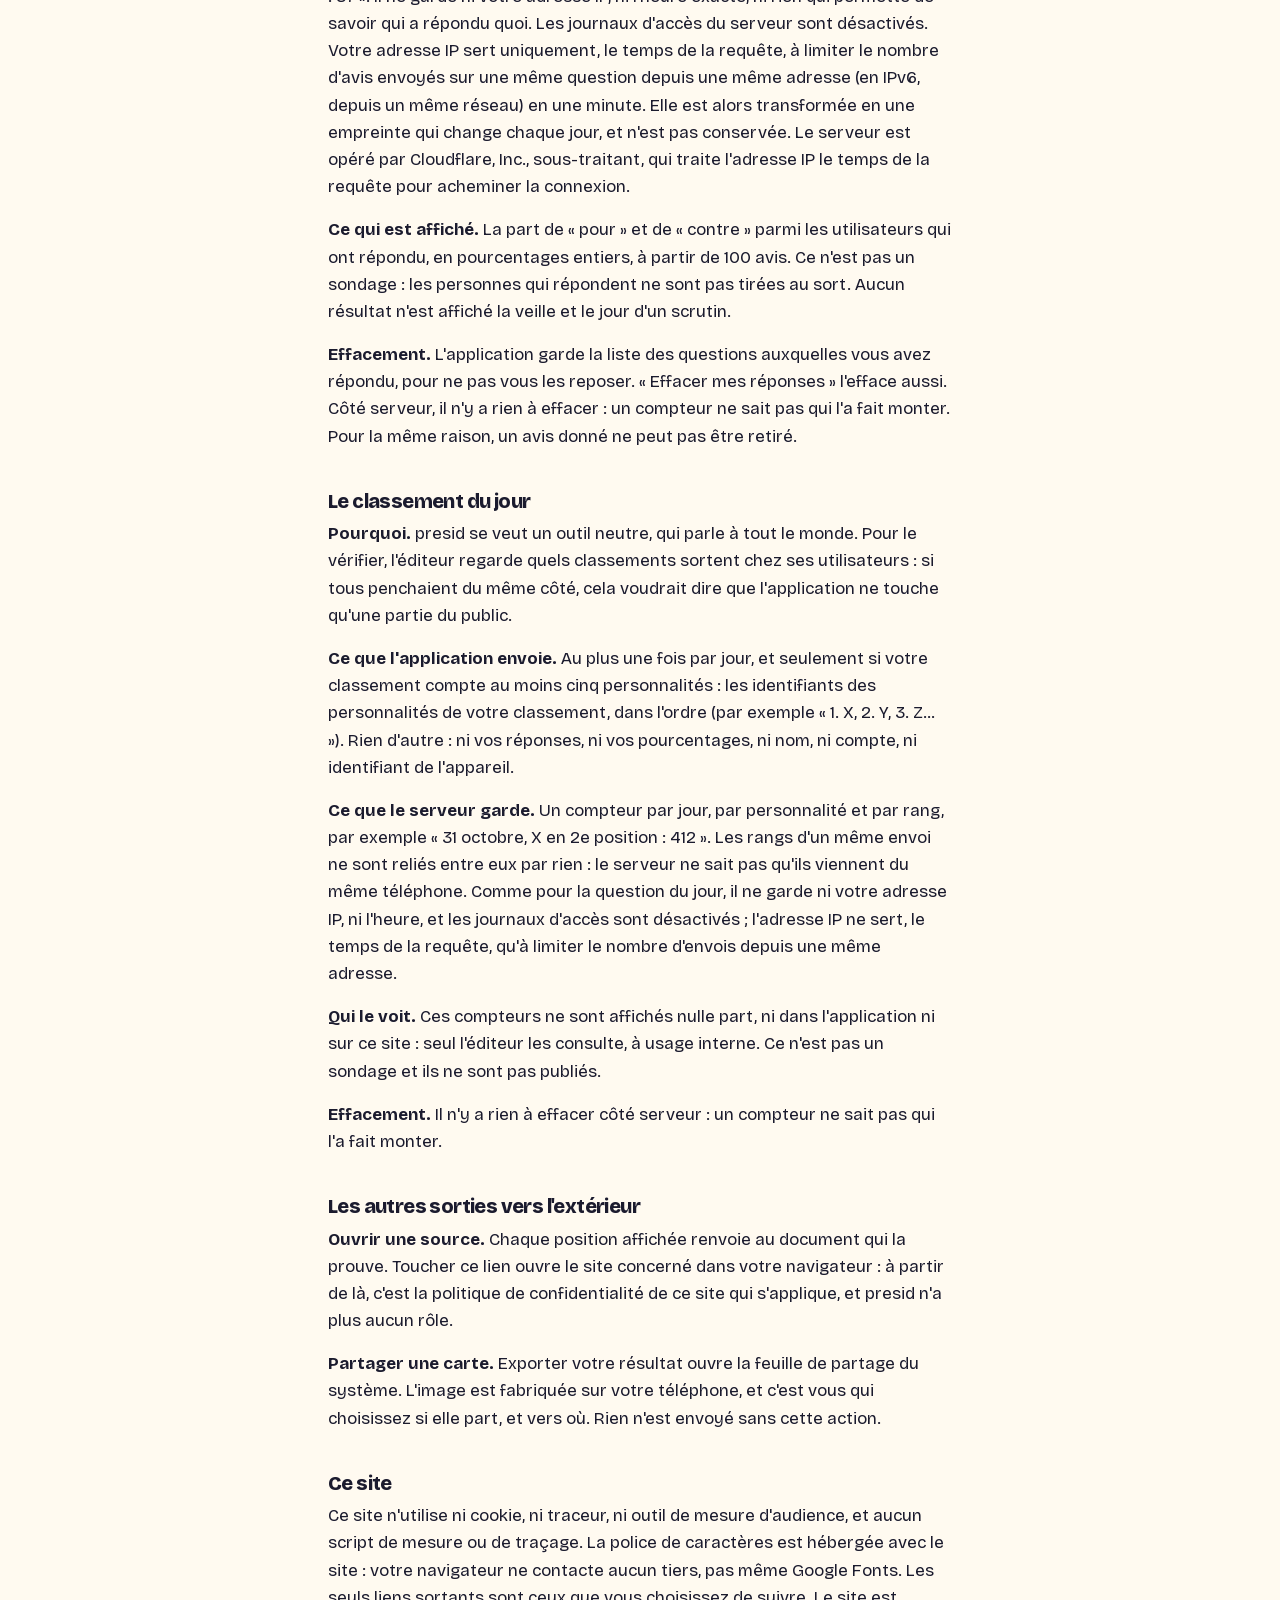
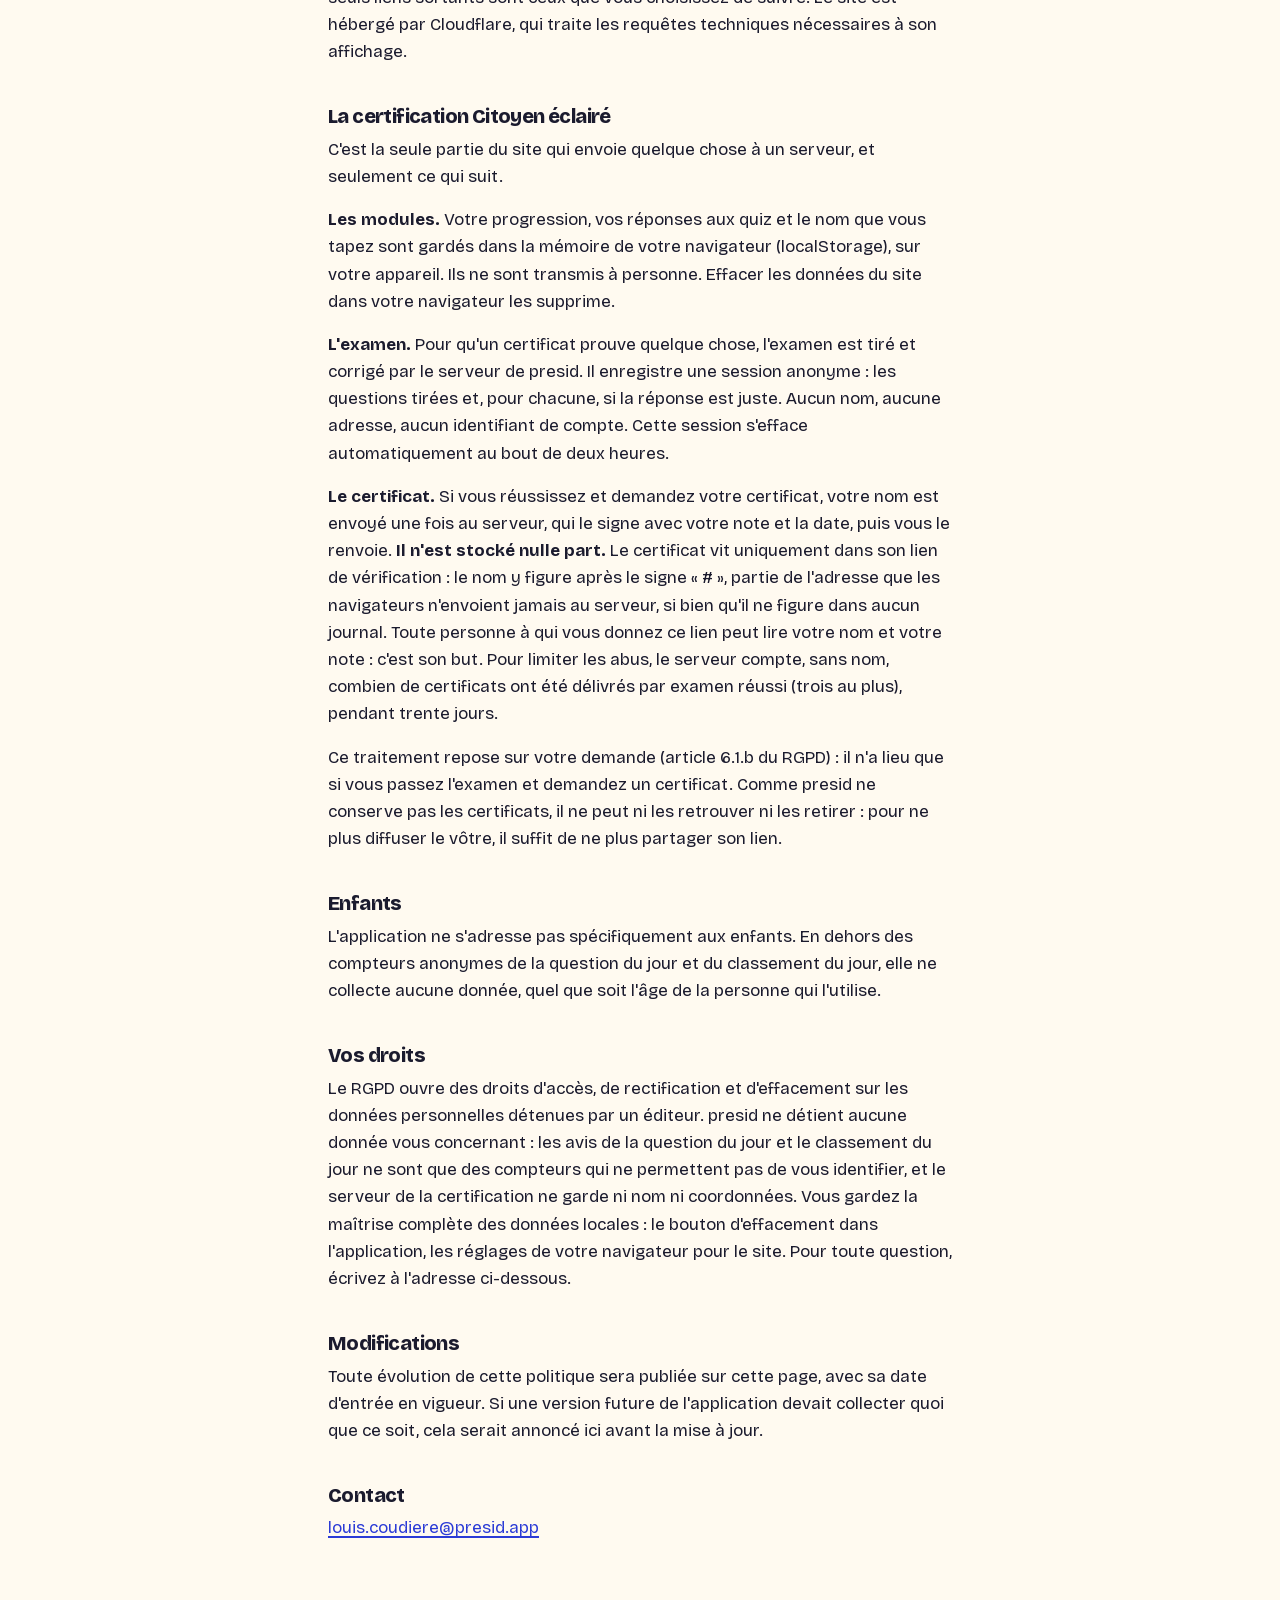
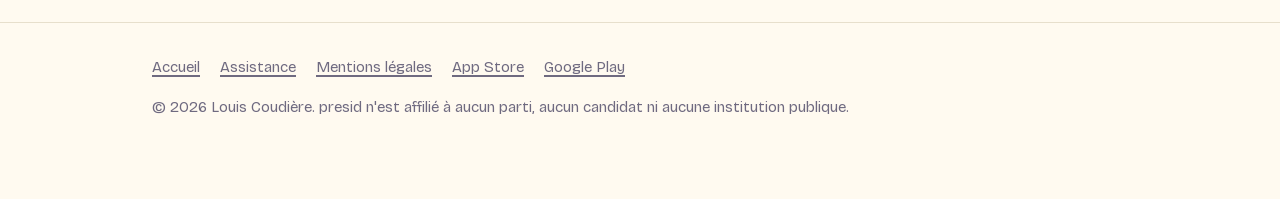
<file: confidentialite.html>
<!doctype html>
<html lang="fr">
<head>
<meta charset="utf-8">
<meta name="viewport" content="width=device-width, initial-scale=1">
<meta name="color-scheme" content="light">
<title>presid — politique de confidentialité</title>
<meta name="description" content="Politique de confidentialité de l'application presid : aucune donnée personnelle collectée.">
<link rel="canonical" href="https://presid.app/confidentialite">
<link rel="icon" href="images/icone.png" type="image/png">
<link rel="stylesheet" href="style.css">
<script>
/* Masque les éléments avant la première peinture, pour que la rivière parte de
   zéro. Filet : si anim.js n'a pas tourné, tout redevient visible au bout
   d'1,5 s — une page qui ne s'anime pas vaut mieux qu'une page vide. */
document.documentElement.classList.add('anime');
setTimeout(function () {
  if (!document.querySelector('.riviere.coule')) {
    document.documentElement.classList.remove('anime');
  }
}, 1500);
</script>
<script src="anim.js" defer></script>
</head>
<body>

<header class="entete">
  <div class="enveloppe entete-rangee">
    <a class="marque" href="index.html">presid<span class="point">.</span></a>
    <nav class="nav">
      <a href="citoyen.html">Citoyen éclairé</a>
      <a href="assistance.html">Assistance</a>
      <a href="sources.html">Sources</a>
      <a href="confidentialite.html" aria-current="page">Confidentialité</a>
      <a href="index.html#contact">Contact</a>
    </nav>
  </div>
</header>

<main class="enveloppe etroit texte">
  <div class="riviere">
  <h1 style="font-size:clamp(2rem,5vw,2.75rem);margin-top:2.5rem">Politique de confidentialité</h1>
  <p class="date">En vigueur à partir de la version 1.0.9 de
    l'application (novembre 2026). Changement : une fois par jour,
    l'application envoie, sans identifiant, l'ordre de votre classement des
    personnalités, pour que presid vérifie que son public n'est pas d'un
    seul bord (voir « Le classement du jour »). La version précédente, du 12
    octobre 2026, ajoutait la question du jour.</p>

  <div class="encart">
    <p><strong>L'application presid ne collecte aucune donnée qui permette de vous identifier.</strong>
    Pas de compte, pas de mesure d'audience, pas de publicité, pas de traceur.
    Vos réponses aux sujets ne quittent jamais votre téléphone. Deux choses
    en sortent, sans aucun identifiant : un avis pour ou contre à la question
    du jour, si vous le choisissez, et, une fois par jour, l'ordre de votre
    classement des personnalités.</p>
  </div>
  </div>

  <h2>Ce qui est enregistré, et où</h2>
  <p>Vos réponses aux sujets, votre progression et vos réglages sont stockés
  dans la mémoire locale de l'application, sur votre appareil. Ils ne sont
  transmis à personne — ni à l'éditeur, ni à un tiers. Tout ce qui les
  concerne fonctionne hors ligne. La question du jour et le classement du jour,
  seules parties de l'application qui utilisent le réseau, sont décrits plus
  bas.</p>

  <h2>Effacement</h2>
  <p>L'onglet Profil comporte un bouton « Effacer mes réponses » qui supprime
  immédiatement l'ensemble de ces données. Désinstaller l'application produit
  le même effet. L'effacement est définitif : rien n'existe ailleurs qui
  permettrait de restaurer une session.</p>

  <h2>La question du jour</h2>
  <p><strong>Ce que l'application télécharge.</strong> À l'ouverture,
  l'application télécharge la liste des questions du jour et leurs résultats
  depuis presid.app. Ce téléchargement ne transmet rien sur vous ni sur vos
  réponses. La liste est signée : l'application refuse toute liste qui
  n'aurait pas été publiée par l'éditeur.</p>
  <p><strong>Votre avis ne part que si vous votez.</strong> Sous les boutons
  « Pour » et « Contre », l'application indique qu'en votant, votre avis est
  envoyé à presid.app, sans nom, sans compte et sans identifiant. Votre avis
  étant une opinion politique, ce vote est votre consentement explicite au sens
  de l'article 9 du RGPD. Vous pouvez couper la question du jour à tout moment
  dans l'onglet Profil (« Couper la question du jour ») : l'application cesse
  alors toute connexion et tout rappel.</p>
  <p><strong>Le rappel de midi.</strong> Si vous l'autorisez dans la fenêtre
  de notifications de votre téléphone, l'application programme elle-même un
  rappel à 12 h les jours où une question est publiée. Ces notifications sont
  locales : aucun serveur de notification, aucun jeton, aucun identifiant. Elles
  se coupent dans les réglages de votre téléphone.</p>
  <p><strong>Ce que l'application envoie, et seulement si vous répondez.</strong>
  La date de la question et votre avis (« pour » ou « contre »). Rien
  d'autre : ni nom, ni compte, ni identifiant de l'appareil.</p>
  <p><strong>Ce que le serveur garde.</strong> Un compteur par question,
  par sens et par tranche de dix minutes, par exemple « question du 12
  octobre, pour, entre 14 h et 14 h 10 : 37 ». Il ne garde ni votre adresse
  IP, ni l'heure exacte, ni rien qui permette de savoir qui a répondu quoi.
  Les journaux d'accès du serveur sont désactivés. Votre adresse IP sert
  uniquement, le temps de la requête, à limiter le nombre d'avis envoyés
  sur une même question depuis une même adresse (en IPv6, depuis un même
  réseau) en une minute. Elle est alors transformée en une empreinte qui
  change chaque jour, et n'est pas conservée. Le serveur est opéré par
  Cloudflare, Inc., sous-traitant, qui traite l'adresse IP le temps de la
  requête pour acheminer la connexion.</p>
  <p><strong>Ce qui est affiché.</strong> La part de « pour » et de « contre »
  parmi les utilisateurs qui ont répondu, en pourcentages entiers, à partir
  de 100 avis. Ce n'est pas un sondage : les personnes qui répondent ne sont
  pas tirées au sort. Aucun résultat n'est affiché la veille et le jour d'un
  scrutin.</p>
  <p><strong>Effacement.</strong> L'application garde la liste des questions
  auxquelles vous avez répondu, pour ne pas vous les reposer. « Effacer mes
  réponses » l'efface aussi. Côté serveur, il n'y a rien à effacer : un
  compteur ne sait pas qui l'a fait monter. Pour la même raison, un avis
  donné ne peut pas être retiré.</p>

  <h2>Le classement du jour</h2>
  <p><strong>Pourquoi.</strong> presid se veut un outil neutre, qui parle à
  tout le monde. Pour le vérifier, l'éditeur regarde quels classements
  sortent chez ses utilisateurs : si tous penchaient du même côté, cela
  voudrait dire que l'application ne touche qu'une partie du public.</p>
  <p><strong>Ce que l'application envoie.</strong> Au plus une fois par jour,
  et seulement si votre classement compte au moins cinq personnalités : les
  identifiants des personnalités de votre classement, dans l'ordre (par
  exemple « 1. X, 2. Y, 3. Z… »). Rien d'autre : ni vos réponses, ni vos
  pourcentages, ni nom, ni compte, ni identifiant de l'appareil.</p>
  <p><strong>Ce que le serveur garde.</strong> Un compteur par jour, par
  personnalité et par rang, par exemple « 31 octobre, X en 2e position :
  412 ». Les rangs d'un même envoi ne sont reliés entre eux par rien :
  le serveur ne sait pas qu'ils viennent du même téléphone. Comme pour la
  question du jour, il ne garde ni votre adresse IP, ni l'heure, et les
  journaux d'accès sont désactivés ; l'adresse IP ne sert, le temps de la
  requête, qu'à limiter le nombre d'envois depuis une même adresse.</p>
  <p><strong>Qui le voit.</strong> Ces compteurs ne sont affichés nulle part,
  ni dans l'application ni sur ce site : seul l'éditeur les consulte, à usage
  interne. Ce n'est pas un sondage et ils ne sont pas publiés.</p>
  <p><strong>Effacement.</strong> Il n'y a rien à effacer côté serveur : un
  compteur ne sait pas qui l'a fait monter.</p>

  <h2>Les autres sorties vers l'extérieur</h2>
  <p><strong>Ouvrir une source.</strong> Chaque position affichée renvoie au
  document qui la prouve. Toucher ce lien ouvre le site concerné dans votre
  navigateur : à partir de là, c'est la politique de confidentialité de ce
  site qui s'applique, et presid n'a plus aucun rôle.</p>
  <p><strong>Partager une carte.</strong> Exporter votre résultat ouvre la
  feuille de partage du système. L'image est fabriquée sur votre téléphone, et
  c'est vous qui choisissez si elle part, et vers où. Rien n'est envoyé sans
  cette action.</p>

  <h2>Ce site</h2>
  <p>Ce site n'utilise ni cookie, ni traceur, ni outil de mesure d'audience,
  et aucun script de mesure ou de traçage. La police de caractères est
  hébergée avec le site : votre navigateur ne contacte aucun tiers, pas même
  Google&nbsp;Fonts. Les seuls liens sortants sont ceux que vous choisissez
  de suivre. Le site est hébergé par Cloudflare, qui traite les requêtes
  techniques nécessaires à son affichage.</p>

  <h2>La certification Citoyen éclairé</h2>
  <p>C'est la seule partie du site qui envoie quelque chose à un serveur, et
  seulement ce qui suit.</p>
  <p><strong>Les modules.</strong> Votre progression, vos réponses aux quiz et
  le nom que vous tapez sont gardés dans la mémoire de votre navigateur
  (localStorage), sur votre appareil. Ils ne sont transmis à personne.
  Effacer les données du site dans votre navigateur les supprime.</p>
  <p><strong>L'examen.</strong> Pour qu'un certificat prouve quelque chose,
  l'examen est tiré et corrigé par le serveur de presid. Il enregistre une
  session anonyme : les questions tirées et, pour chacune, si la réponse est
  juste. Aucun nom, aucune adresse, aucun identifiant de compte. Cette
  session s'efface automatiquement au bout de deux heures.</p>
  <p><strong>Le certificat.</strong> Si vous réussissez et demandez votre
  certificat, votre nom est envoyé une fois au serveur, qui le signe avec
  votre note et la date, puis vous le renvoie. <strong>Il n'est stocké
  nulle part.</strong> Le certificat vit uniquement dans son lien de
  vérification : le nom y figure après le signe « # », partie de l'adresse
  que les navigateurs n'envoient jamais au serveur, si bien qu'il ne figure
  dans aucun journal. Toute personne à qui vous donnez ce lien peut lire
  votre nom et votre note : c'est son but. Pour limiter les abus, le serveur
  compte, sans nom, combien de certificats ont été délivrés par examen réussi
  (trois au plus), pendant trente jours.</p>
  <p>Ce traitement repose sur votre demande (article 6.1.b du RGPD) : il
  n'a lieu que si vous passez l'examen et demandez un certificat. Comme presid
  ne conserve pas les certificats, il ne peut ni les retrouver ni les
  retirer : pour ne plus diffuser le vôtre, il suffit de ne plus partager son
  lien.</p>

  <h2>Enfants</h2>
  <p>L'application ne s'adresse pas spécifiquement aux enfants. En dehors des
  compteurs anonymes de la question du jour et du classement du jour, elle ne
  collecte aucune donnée, quel que soit l'âge de la personne qui
  l'utilise.</p>

  <h2>Vos droits</h2>
  <p>Le RGPD ouvre des droits d'accès, de rectification et d'effacement sur
  les données personnelles détenues par un éditeur. presid ne détient aucune
  donnée vous concernant : les avis de la question du jour et le classement
  du jour ne sont que des compteurs qui ne permettent pas de vous identifier, et le serveur de la certification ne
  garde ni nom ni coordonnées. Vous gardez la maîtrise
  complète des données locales : le bouton d'effacement dans l'application,
  les réglages de votre navigateur pour le site. Pour toute question,
  écrivez à l'adresse ci-dessous.</p>

  <h2>Modifications</h2>
  <p>Toute évolution de cette politique sera publiée sur cette page, avec sa
  date d'entrée en vigueur. Si une version future de l'application devait
  collecter quoi que ce soit, cela serait annoncé ici avant la mise à jour.</p>

  <h2>Contact</h2>
  <p><a href="mailto:louis.coudiere@presid.app">louis.coudiere@presid.app</a></p>
</main>

<footer class="pied">
  <div class="enveloppe">
    <div class="liens">
      <a href="index.html">Accueil</a>
      <a href="assistance.html">Assistance</a>
      <a href="mentions-legales.html">Mentions légales</a>
      <a href="https://apps.apple.com/fr/app/id6800288453">App Store</a>
      <a href="https://play.google.com/store/apps/details?id=com.louis.coudiere.presid">Google Play</a>
    </div>
    <p>© 2026 Louis Coudière. presid n'est affilié à aucun parti, aucun
      candidat ni aucune institution publique.</p>
  </div>
</footer>

</body>
</html>
</file>
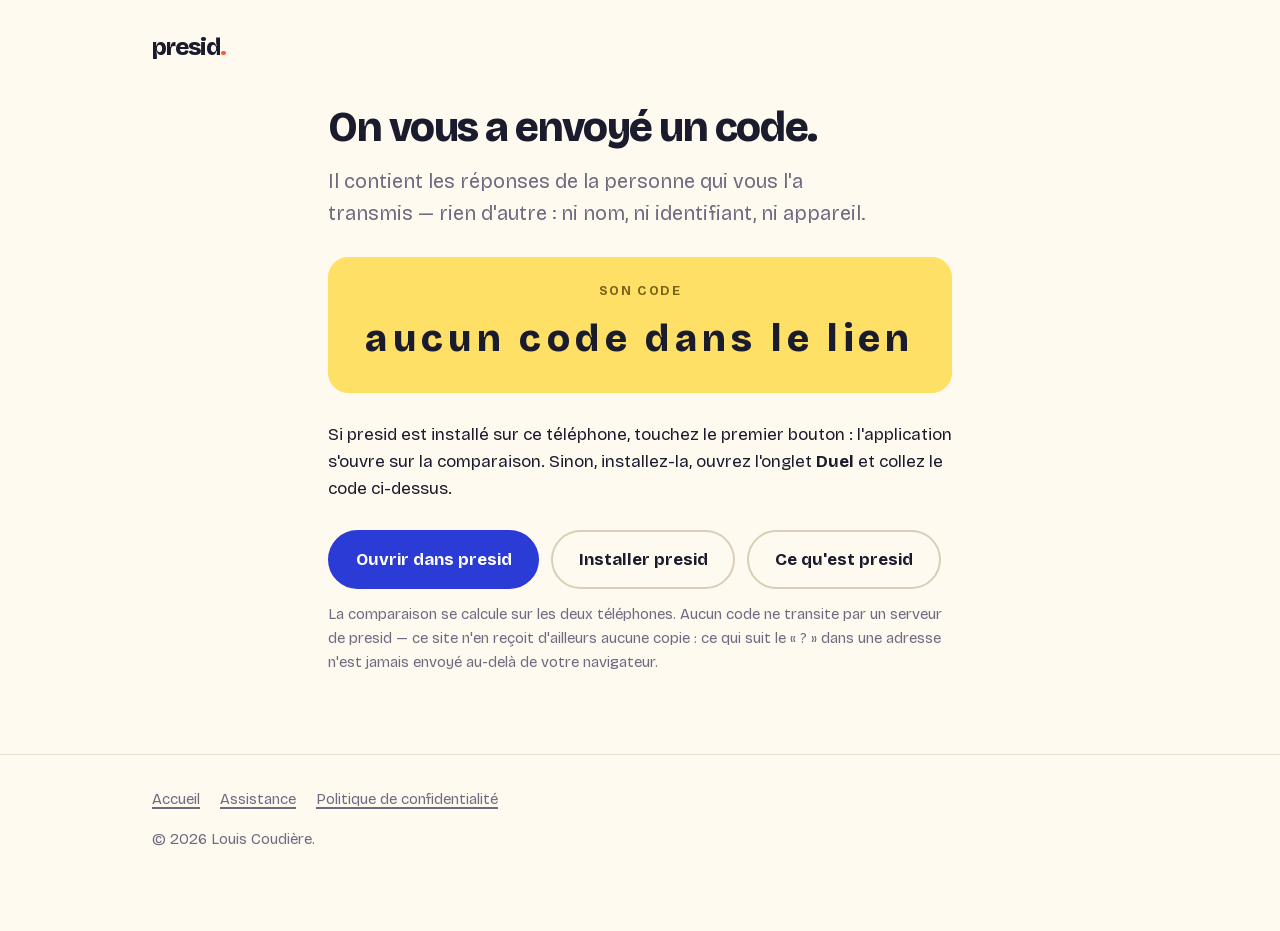
<file: duo.html>
<!doctype html>
<html lang="fr">
<head>
<meta charset="utf-8">
<meta name="viewport" content="width=device-width, initial-scale=1">
<meta name="color-scheme" content="light">
<title>presid — comparer avec un proche</title>
<meta name="description" content="Vous avez reçu un code de comparaison presid.">
<meta name="robots" content="noindex">
<link rel="icon" href="images/icone.png" type="image/png">
<link rel="stylesheet" href="style.css">
<script>
/* Masque les éléments avant la première peinture, pour que la rivière parte de
   zéro. Filet : si anim.js n'a pas tourné, tout redevient visible au bout
   d'1,5 s — une page qui ne s'anime pas vaut mieux qu'une page vide. */
document.documentElement.classList.add('anime');
setTimeout(function () {
  if (!document.querySelector('.riviere.coule')) {
    document.documentElement.classList.remove('anime');
  }
}, 1500);
</script>
<script src="anim.js" defer></script>
</head>
<body>

<header class="entete">
  <div class="enveloppe entete-rangee">
    <a class="marque" href="index.html">presid<span class="point">.</span></a>
  </div>
</header>

<main class="enveloppe etroit riviere" style="padding-top:2.5rem">
  <h1 style="font-size:clamp(1.9rem,5vw,2.6rem)">On vous a envoyé un code.</h1>
  <p class="chapo">Il contient les réponses de la personne qui vous l'a
    transmis — rien d'autre : ni nom, ni identifiant, ni appareil.</p>

  <div class="carte jaune" style="margin:1.75rem 0;text-align:center">
    <div style="font-size:.8125rem;font-weight:700;letter-spacing:.12em;color:var(--sur-jaune)">SON CODE</div>
    <div id="code" style="font-size:clamp(1.6rem,7vw,2.4rem);font-weight:800;letter-spacing:.14em;margin-top:.4rem;word-break:break-all">—</div>
  </div>

  <p>Si presid est installé sur ce téléphone, touchez le premier bouton : l'application
    s'ouvre sur la comparaison. Sinon, installez-la, ouvrez l'onglet <strong>Duel</strong>
    et collez le code ci-dessus.</p>

  <div class="actions">
    <a class="bouton" id="ouvrir" href="presid://duo">Ouvrir dans presid</a>
    <a class="bouton fantome" id="installer" href="https://apps.apple.com/fr/app/id6800288453">Installer presid</a>
    <a class="bouton fantome" href="index.html">Ce qu'est presid</a>
  </div>
  <p class="sous-bouton">La comparaison se calcule sur les deux téléphones.
    Aucun code ne transite par un serveur de presid — ce site n'en reçoit
    d'ailleurs aucune copie&nbsp;: ce qui suit le «&nbsp;?&nbsp;» dans une
    adresse n'est jamais envoyé au-delà de votre navigateur.</p>
</main>

<footer class="pied">
  <div class="enveloppe">
    <div class="liens">
      <a href="index.html">Accueil</a>
      <a href="assistance.html">Assistance</a>
      <a href="confidentialite.html">Politique de confidentialité</a>
    </div>
    <p>© 2026 Louis Coudière.</p>
  </div>
</footer>

<script>
/* Affiche le code présent dans l'adresse. Aucune requête, aucun stockage :
   l'alphabet des codes exclut I, L, O et U (cf. src/lib/duo.ts), donc tout
   caractère hors de cet alphabet est rejeté plutôt qu'affiché. */
(function () {
  var brut = new URLSearchParams(location.search).get('c') || '';
  var propre = brut.toUpperCase().replace(/[^0-9ABCDEFGHJKMNPQRSTVWXYZ]/g, '').slice(0, 120);
  document.getElementById('code').textContent = propre || 'aucun code dans le lien';
  /* Le schéma presid:// ouvre l'app quand elle est installée ; le code part
     de la page vers l'app, sur le téléphone, sans passer par un serveur. */
  if (propre) document.getElementById('ouvrir').href = 'presid://duo?c=' + propre;
  /* Sur Android, « Installer » mène au Play Store plutôt qu'à l'App Store. */
  if (/Android/i.test(navigator.userAgent)) document.getElementById('installer').href = 'https://play.google.com/store/apps/details?id=com.louis.coudiere.presid';
})();
</script>

</body>
</html>
</file>
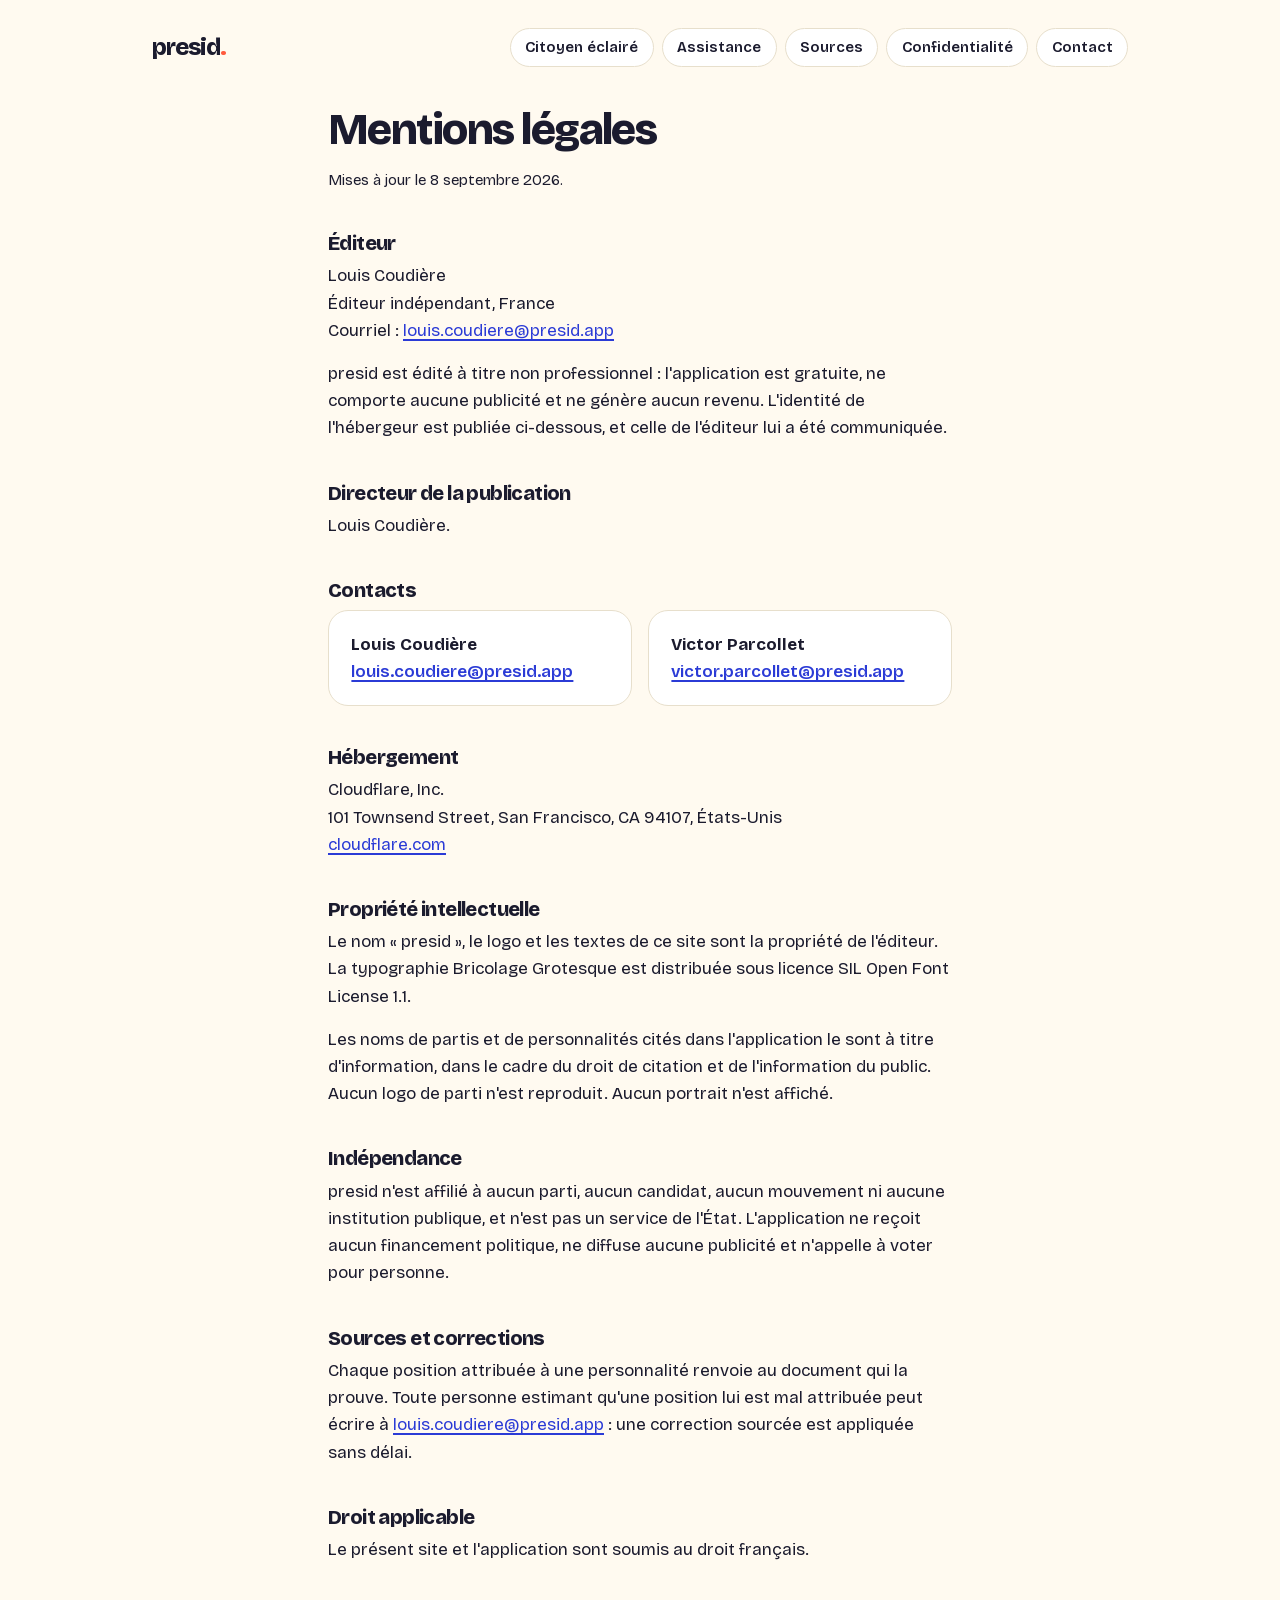
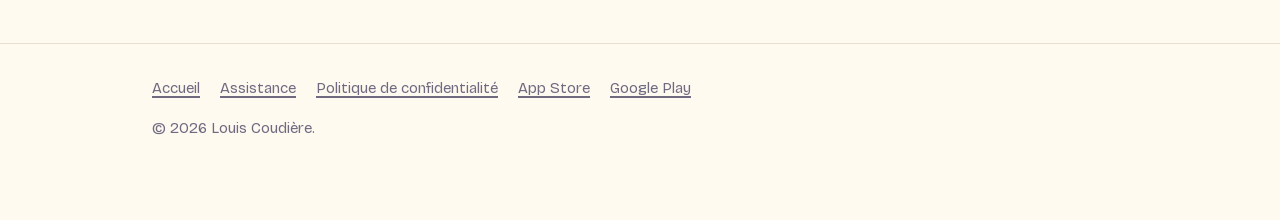
<file: mentions-legales.html>
<!doctype html>
<html lang="fr">
<head>
<meta charset="utf-8">
<meta name="viewport" content="width=device-width, initial-scale=1">
<meta name="color-scheme" content="light">
<title>presid — mentions légales</title>
<meta name="description" content="Mentions légales du site presid.app et de l'application presid.">
<meta name="robots" content="index,follow">
<link rel="canonical" href="https://presid.app/mentions-legales">
<link rel="icon" href="images/icone.png" type="image/png">
<link rel="stylesheet" href="style.css">
<script>
/* Masque les éléments avant la première peinture, pour que la rivière parte de
   zéro. Filet : si anim.js n'a pas tourné, tout redevient visible au bout
   d'1,5 s — une page qui ne s'anime pas vaut mieux qu'une page vide. */
document.documentElement.classList.add('anime');
setTimeout(function () {
  if (!document.querySelector('.riviere.coule')) {
    document.documentElement.classList.remove('anime');
  }
}, 1500);
</script>
<script src="anim.js" defer></script>
</head>
<body>

<header class="entete">
  <div class="enveloppe entete-rangee">
    <a class="marque" href="index.html">presid<span class="point">.</span></a>
    <nav class="nav">
      <a href="citoyen.html">Citoyen éclairé</a>
      <a href="assistance.html">Assistance</a>
      <a href="sources.html">Sources</a>
      <a href="confidentialite.html">Confidentialité</a>
      <a href="index.html#contact">Contact</a>
    </nav>
  </div>
</header>

<main class="enveloppe etroit texte">
  <div class="riviere">
  <h1 style="font-size:clamp(2rem,5vw,2.75rem);margin-top:2.5rem">Mentions légales</h1>
  <p class="date">Mises à jour le 8 septembre 2026.</p>
  </div>

  <h2>Éditeur</h2>
  <p>
    Louis Coudière<br>
    Éditeur indépendant, France<br>
    Courriel : <a href="mailto:louis.coudiere@presid.app">louis.coudiere@presid.app</a>
  </p>
  <p>presid est édité à titre non professionnel : l'application est gratuite,
  ne comporte aucune publicité et ne génère aucun revenu. L'identité de
  l'hébergeur est publiée ci-dessous, et celle de l'éditeur lui a été
  communiquée.</p>

  <h2>Directeur de la publication</h2>
  <p>Louis Coudière.</p>

  <h2>Contacts</h2>
  <div class="contacts">
    <div class="contact">
      <div class="nom">Louis Coudière</div>
      <a href="mailto:louis.coudiere@presid.app">louis.coudiere@presid.app</a>
    </div>
    <div class="contact">
      <div class="nom">Victor Parcollet</div>
      <a href="mailto:victor.parcollet@presid.app">victor.parcollet@presid.app</a>
    </div>
  </div>

  <h2>Hébergement</h2>
  <p>
    Cloudflare, Inc.<br>
    101 Townsend Street, San Francisco, CA 94107, États-Unis<br>
    <a href="https://www.cloudflare.com">cloudflare.com</a>
  </p>

  <h2>Propriété intellectuelle</h2>
  <p>Le nom « presid », le logo et les textes de ce site sont la propriété de
  l'éditeur. La typographie Bricolage Grotesque est distribuée sous licence
  SIL Open Font License 1.1.</p>
  <p>Les noms de partis et de personnalités cités dans l'application le sont à
  titre d'information, dans le cadre du droit de citation et de l'information
  du public. Aucun logo de parti n'est reproduit. Aucun portrait n'est
  affiché.</p>

  <h2>Indépendance</h2>
  <p>presid n'est affilié à aucun parti, aucun candidat, aucun mouvement ni
  aucune institution publique, et n'est pas un service de l'État. L'application
  ne reçoit aucun financement politique, ne diffuse aucune publicité et
  n'appelle à voter pour personne.</p>

  <h2>Sources et corrections</h2>
  <p>Chaque position attribuée à une personnalité renvoie au document qui la
  prouve. Toute personne estimant qu'une position lui est mal attribuée peut
  écrire à <a href="mailto:louis.coudiere@presid.app">louis.coudiere@presid.app</a> :
  une correction sourcée est appliquée sans délai.</p>

  <h2>Droit applicable</h2>
  <p>Le présent site et l'application sont soumis au droit français.</p>
</main>

<footer class="pied">
  <div class="enveloppe">
    <div class="liens">
      <a href="index.html">Accueil</a>
      <a href="assistance.html">Assistance</a>
      <a href="confidentialite.html">Politique de confidentialité</a>
      <a href="https://apps.apple.com/fr/app/id6800288453">App Store</a>
      <a href="https://play.google.com/store/apps/details?id=com.louis.coudiere.presid">Google Play</a>
    </div>
    <p>© 2026 Louis Coudière.</p>
  </div>
</footer>

</body>
</html>
</file>
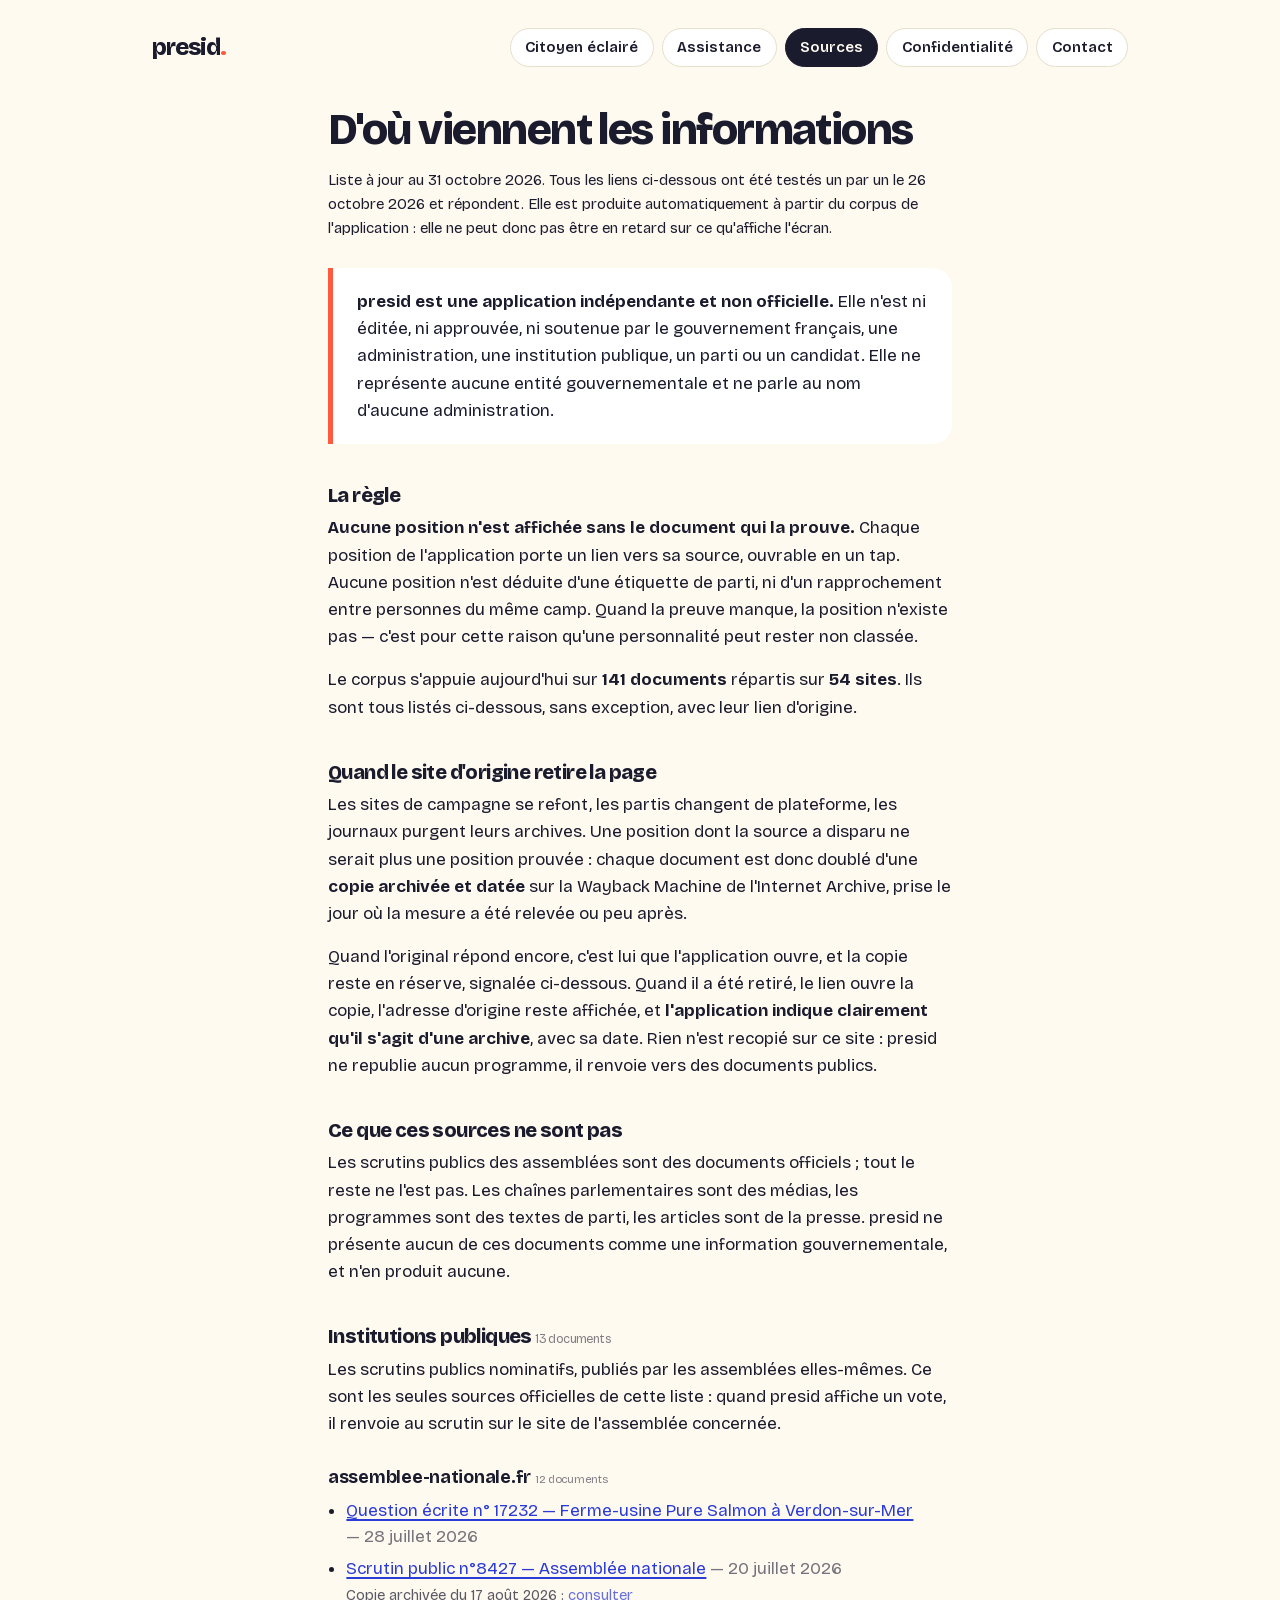
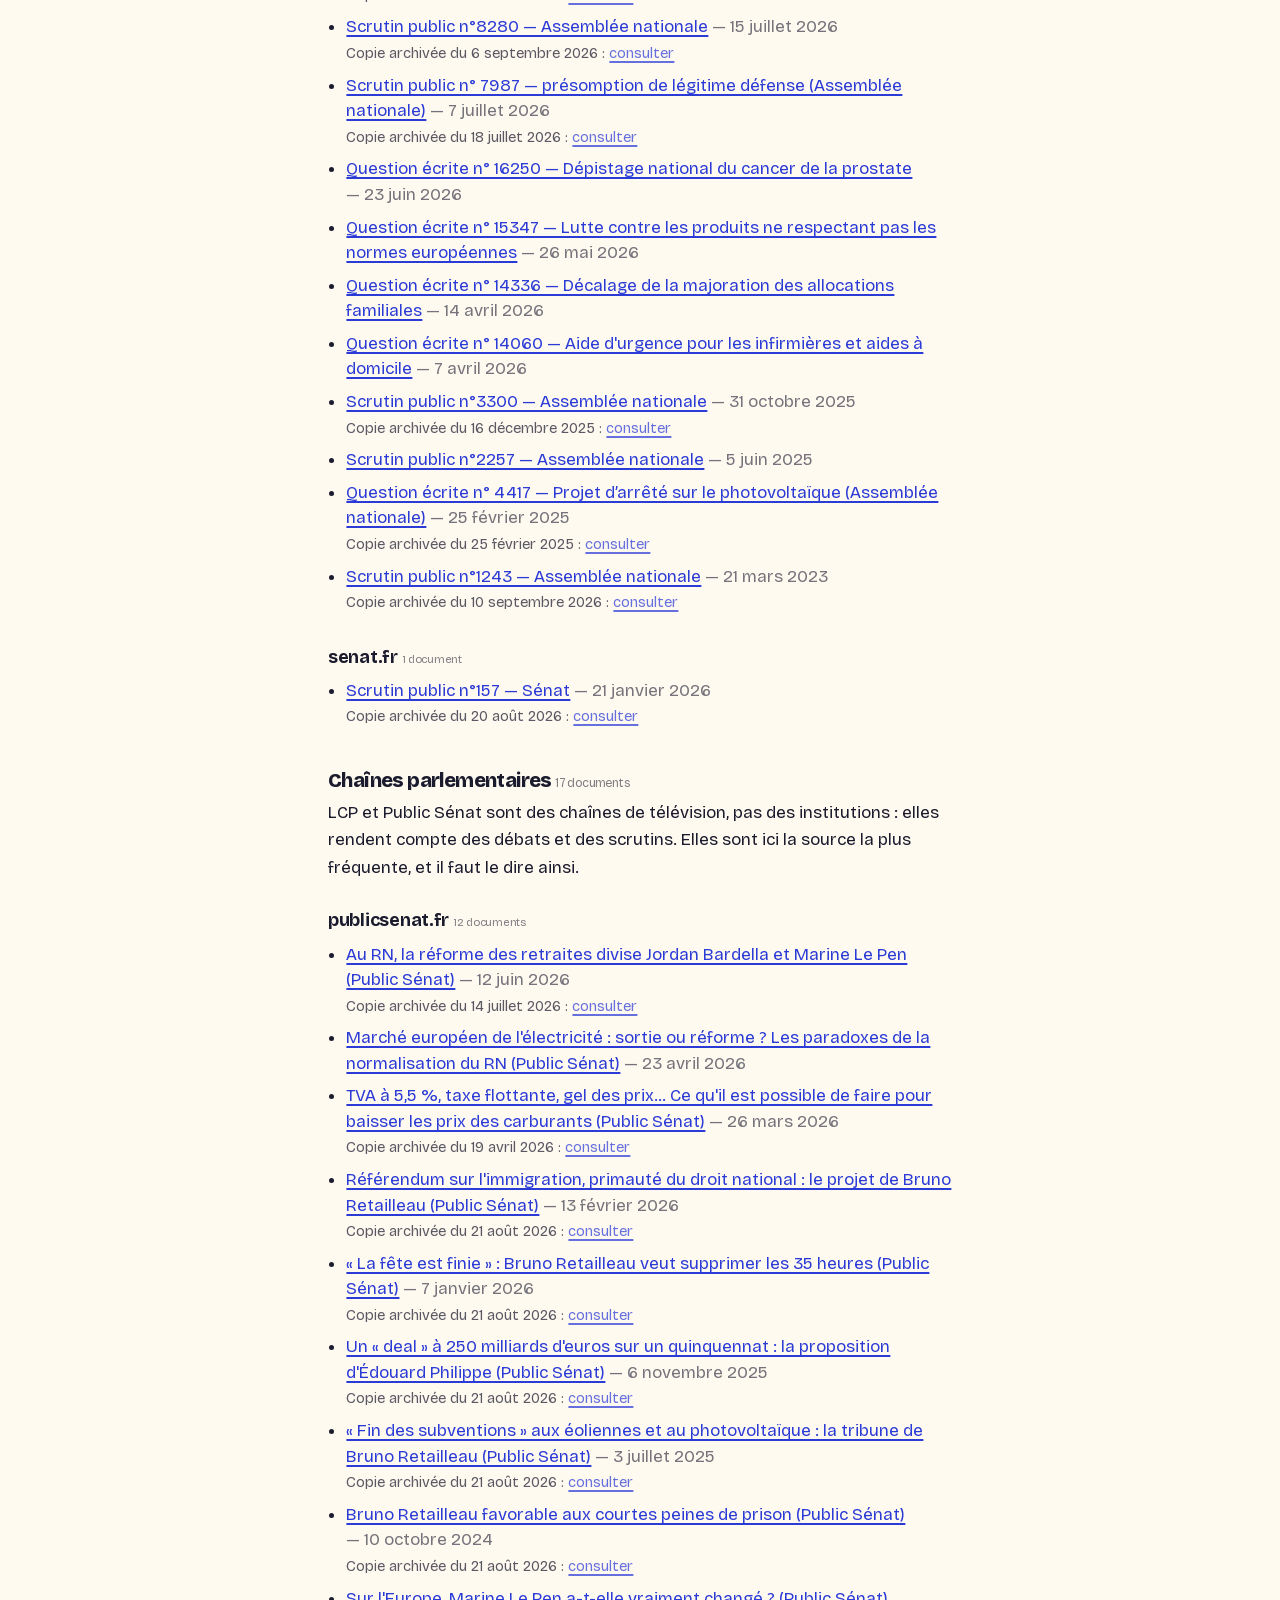
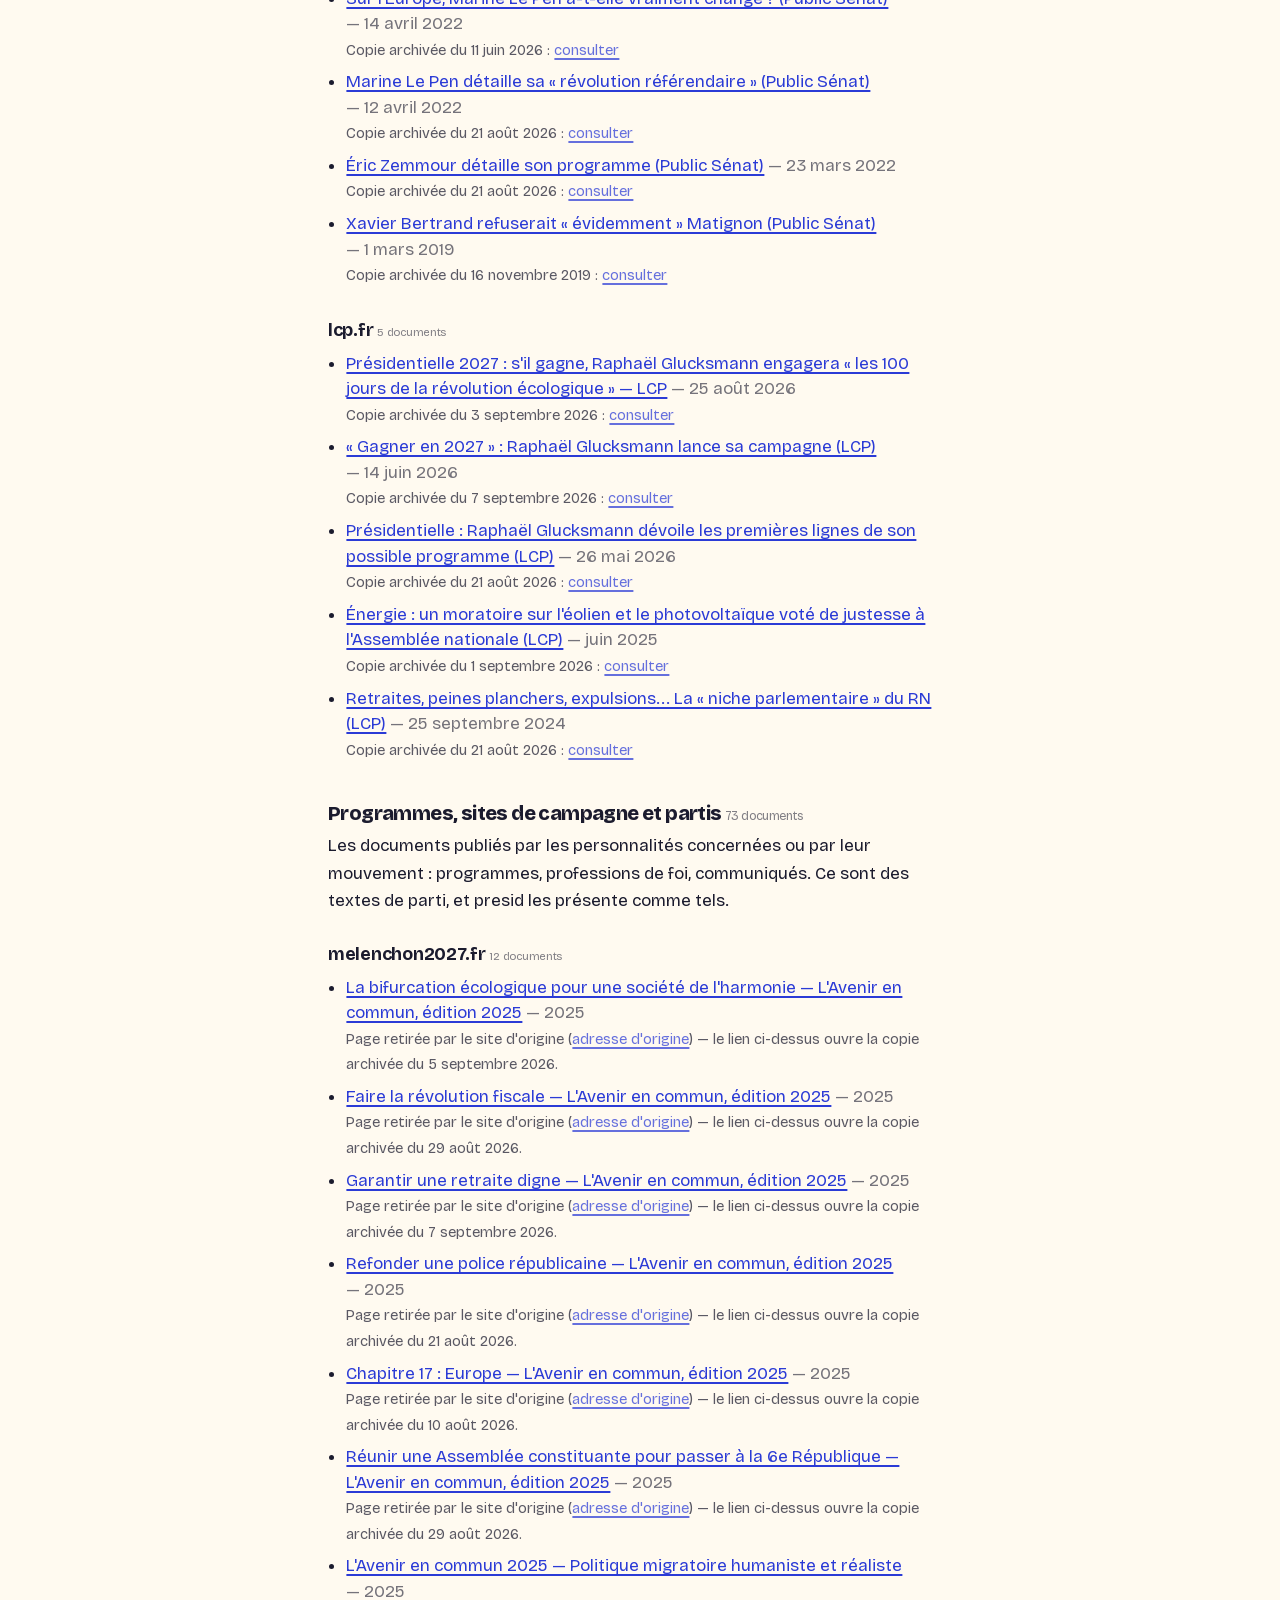
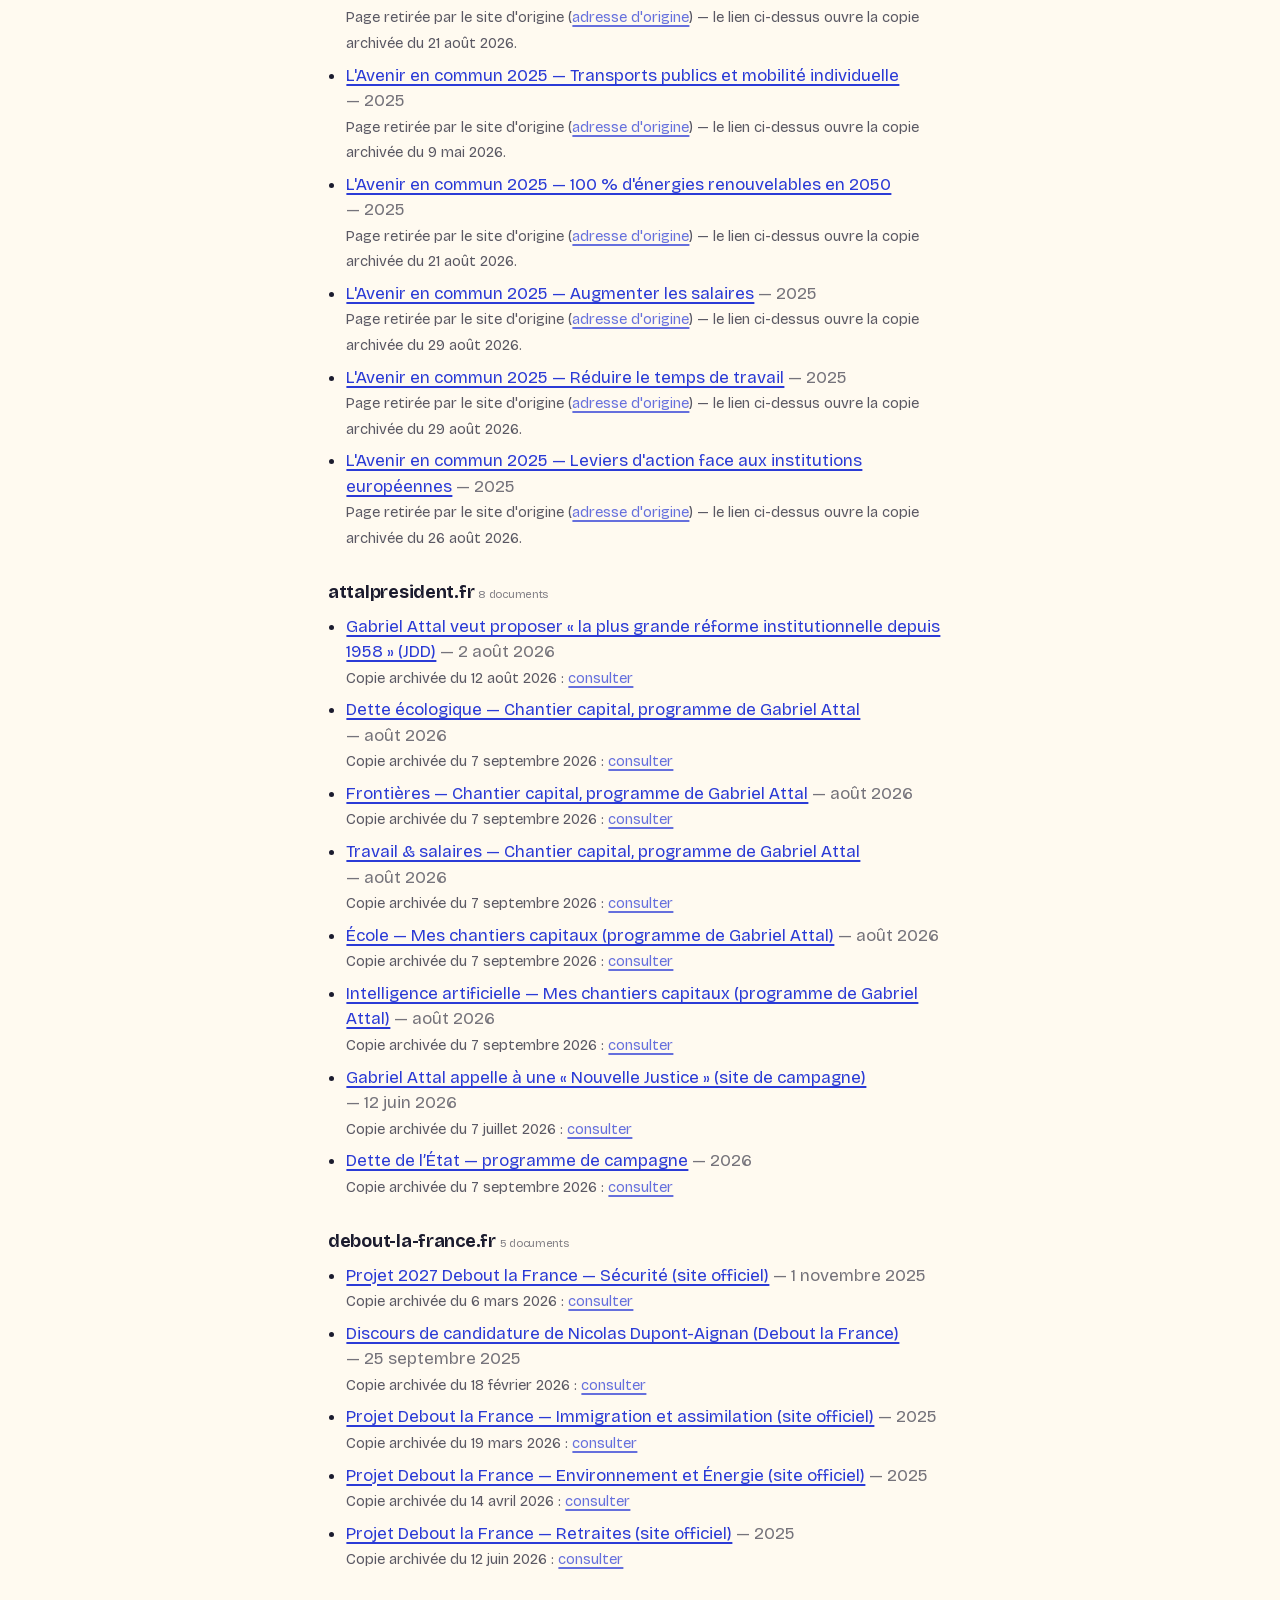
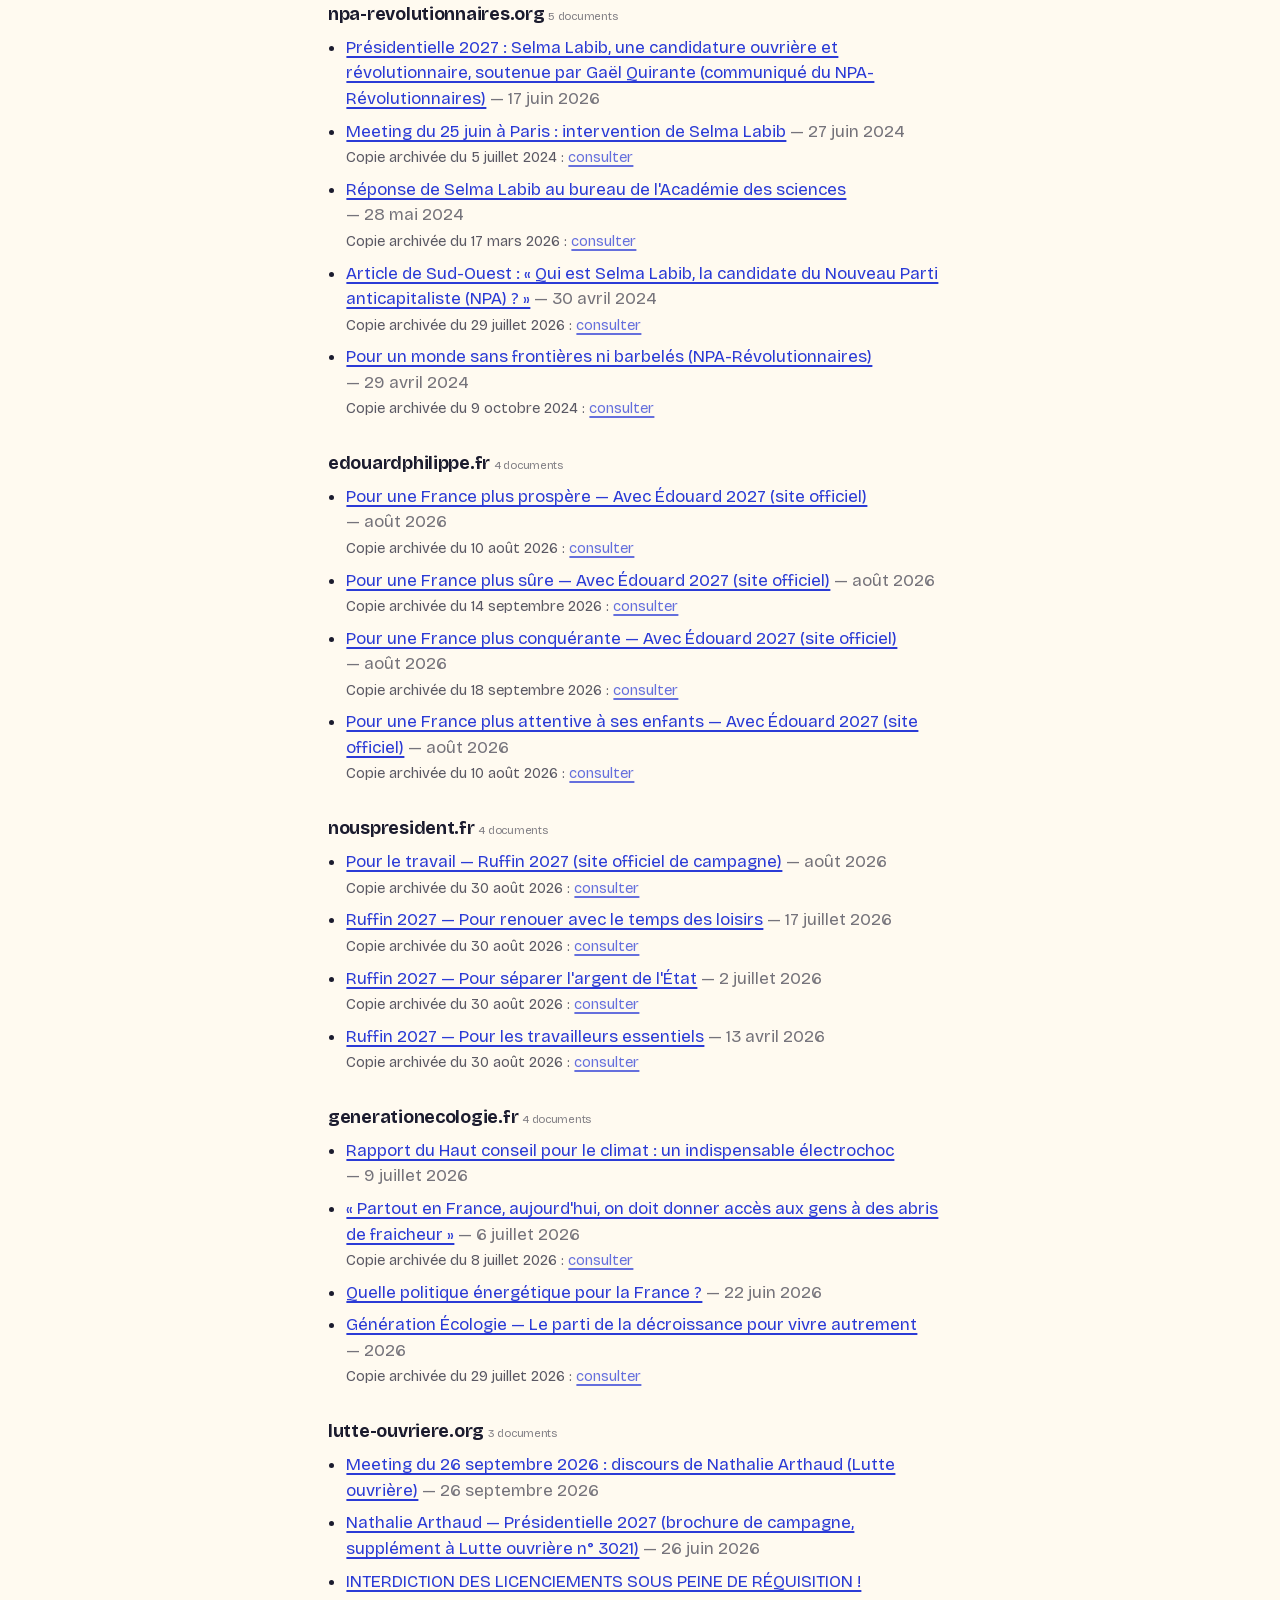
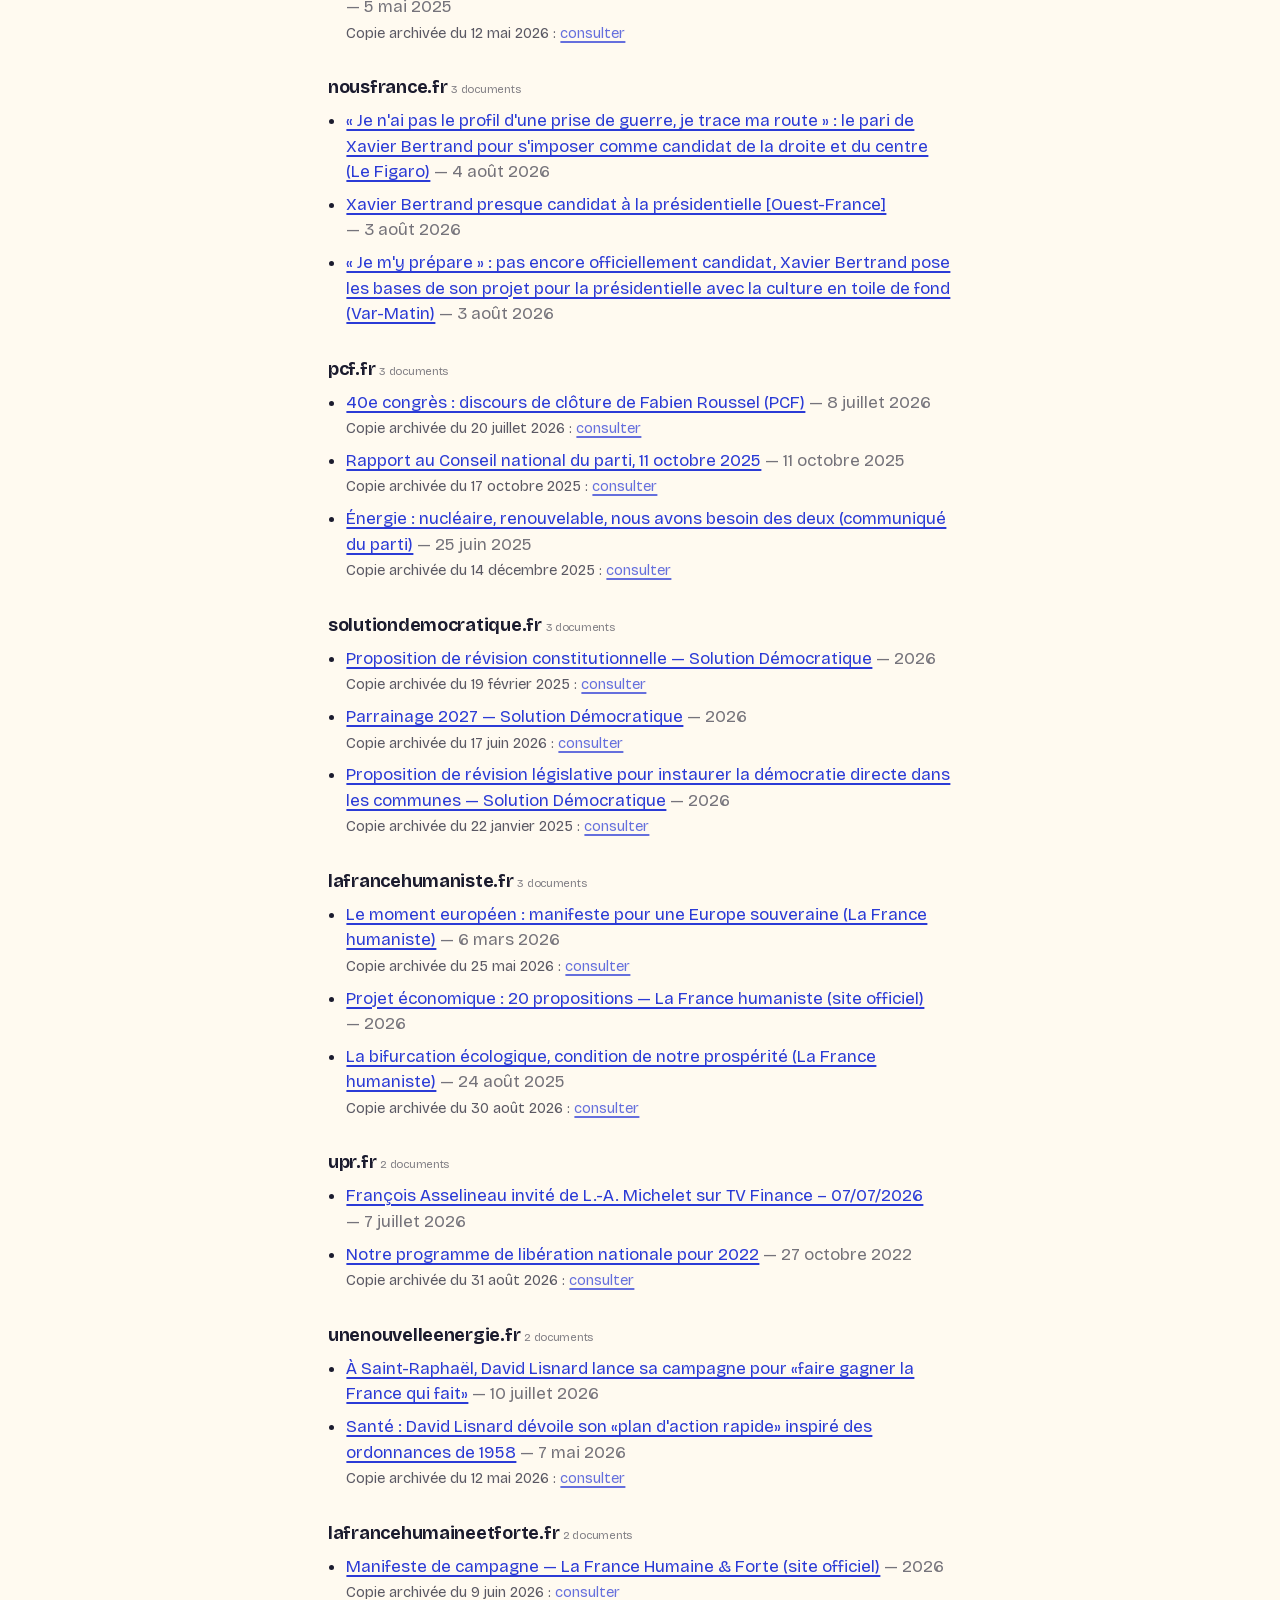
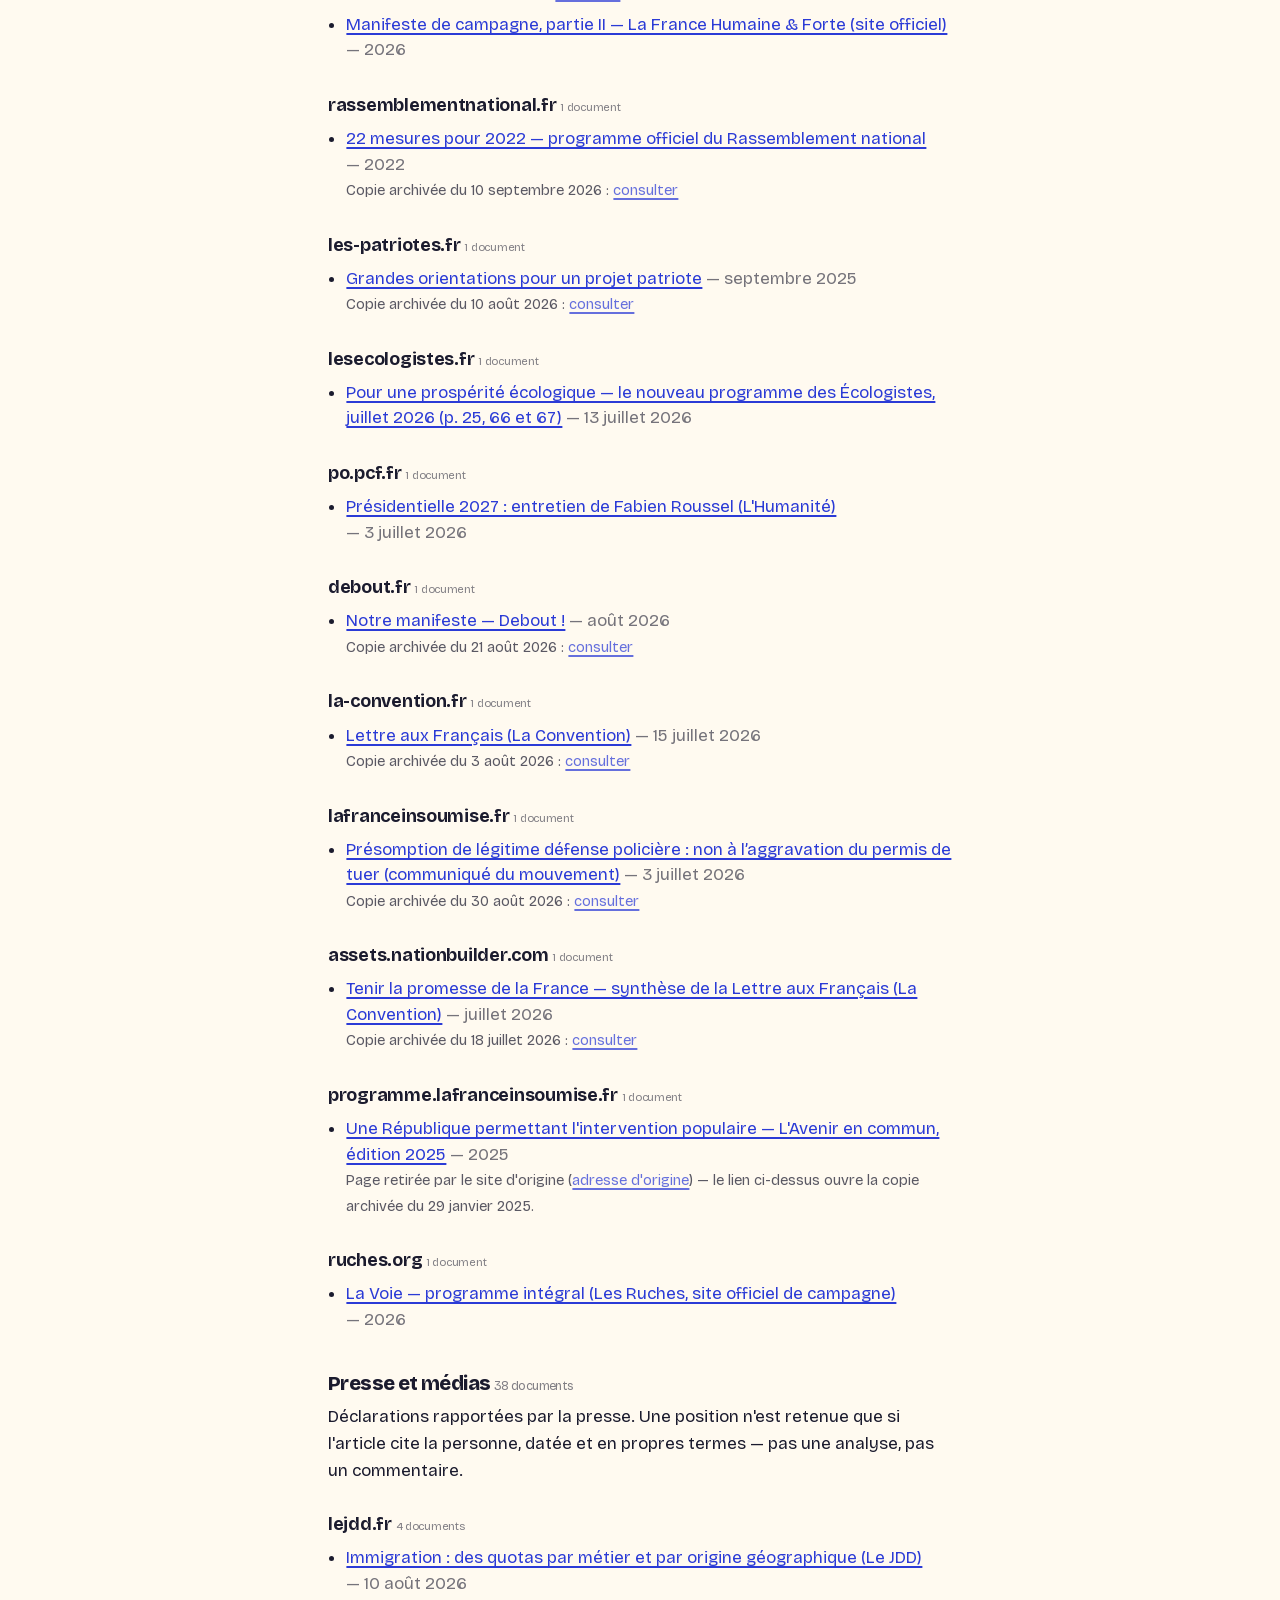
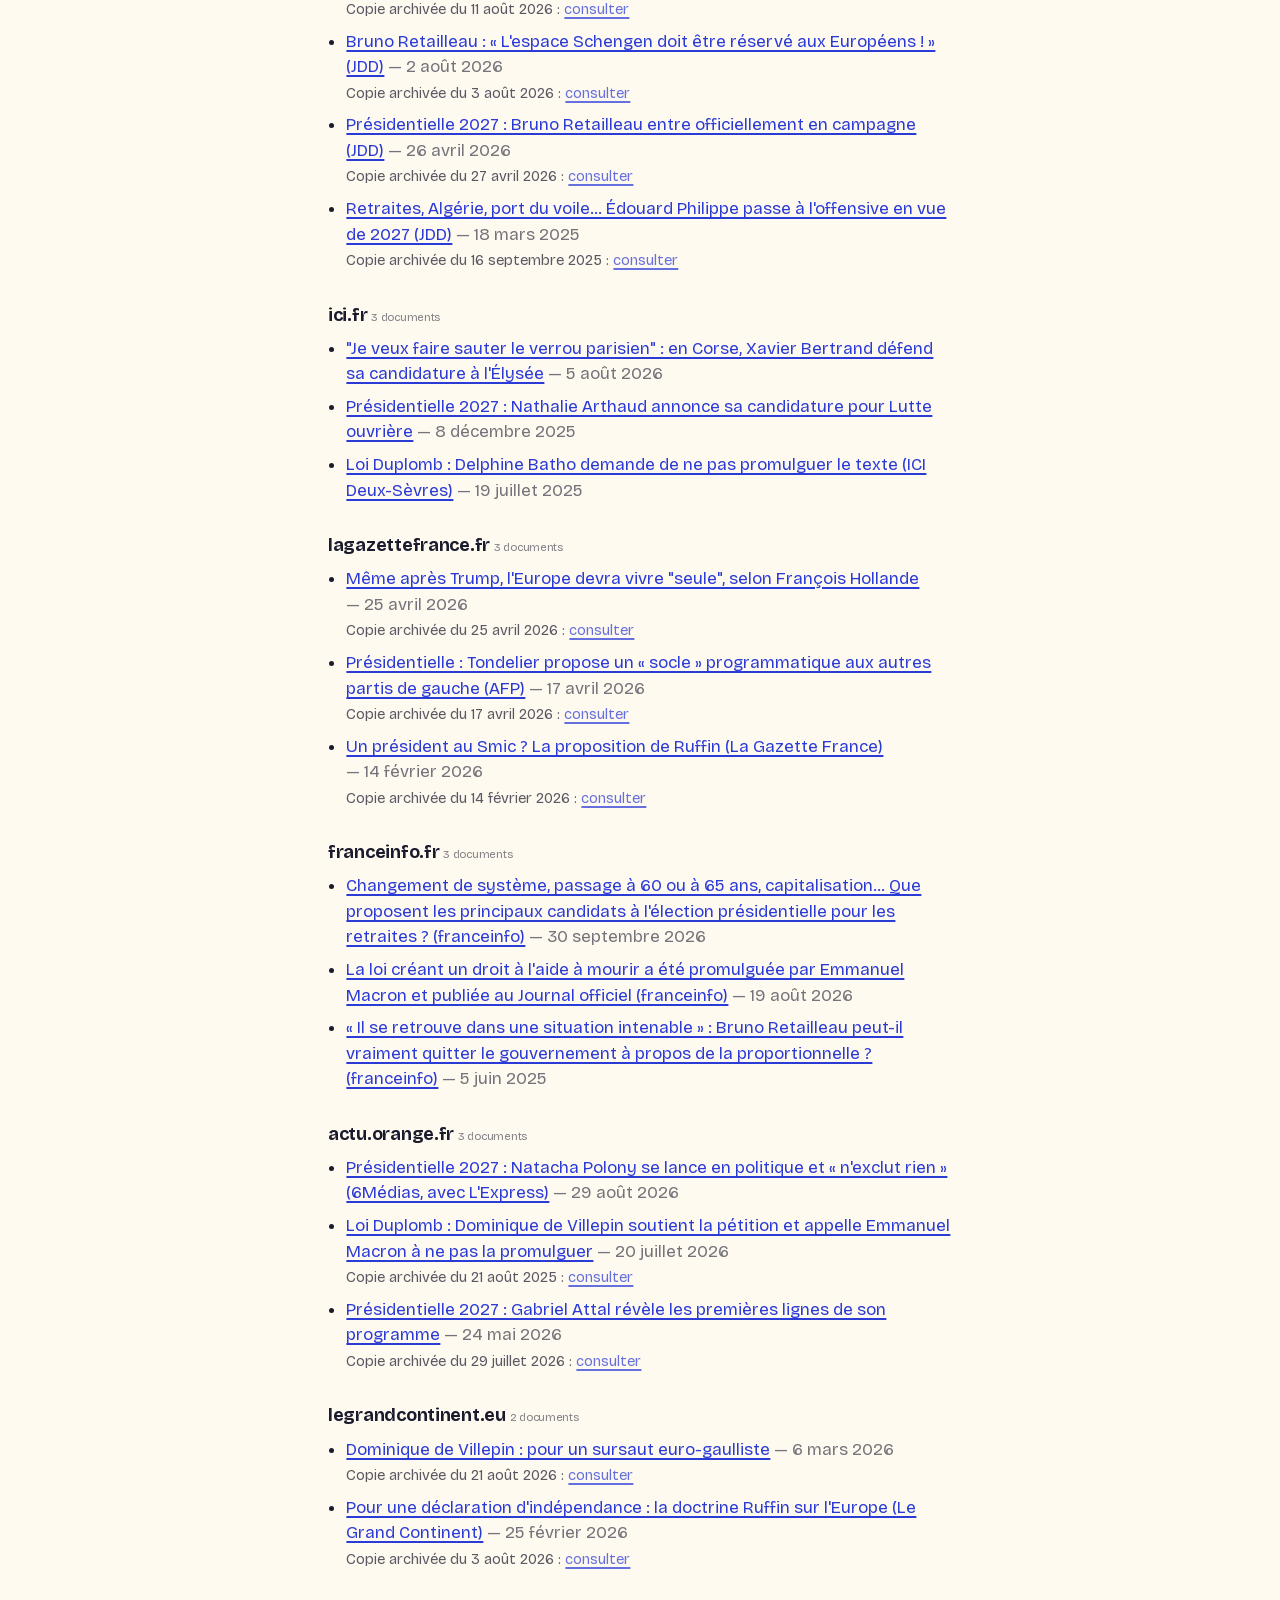
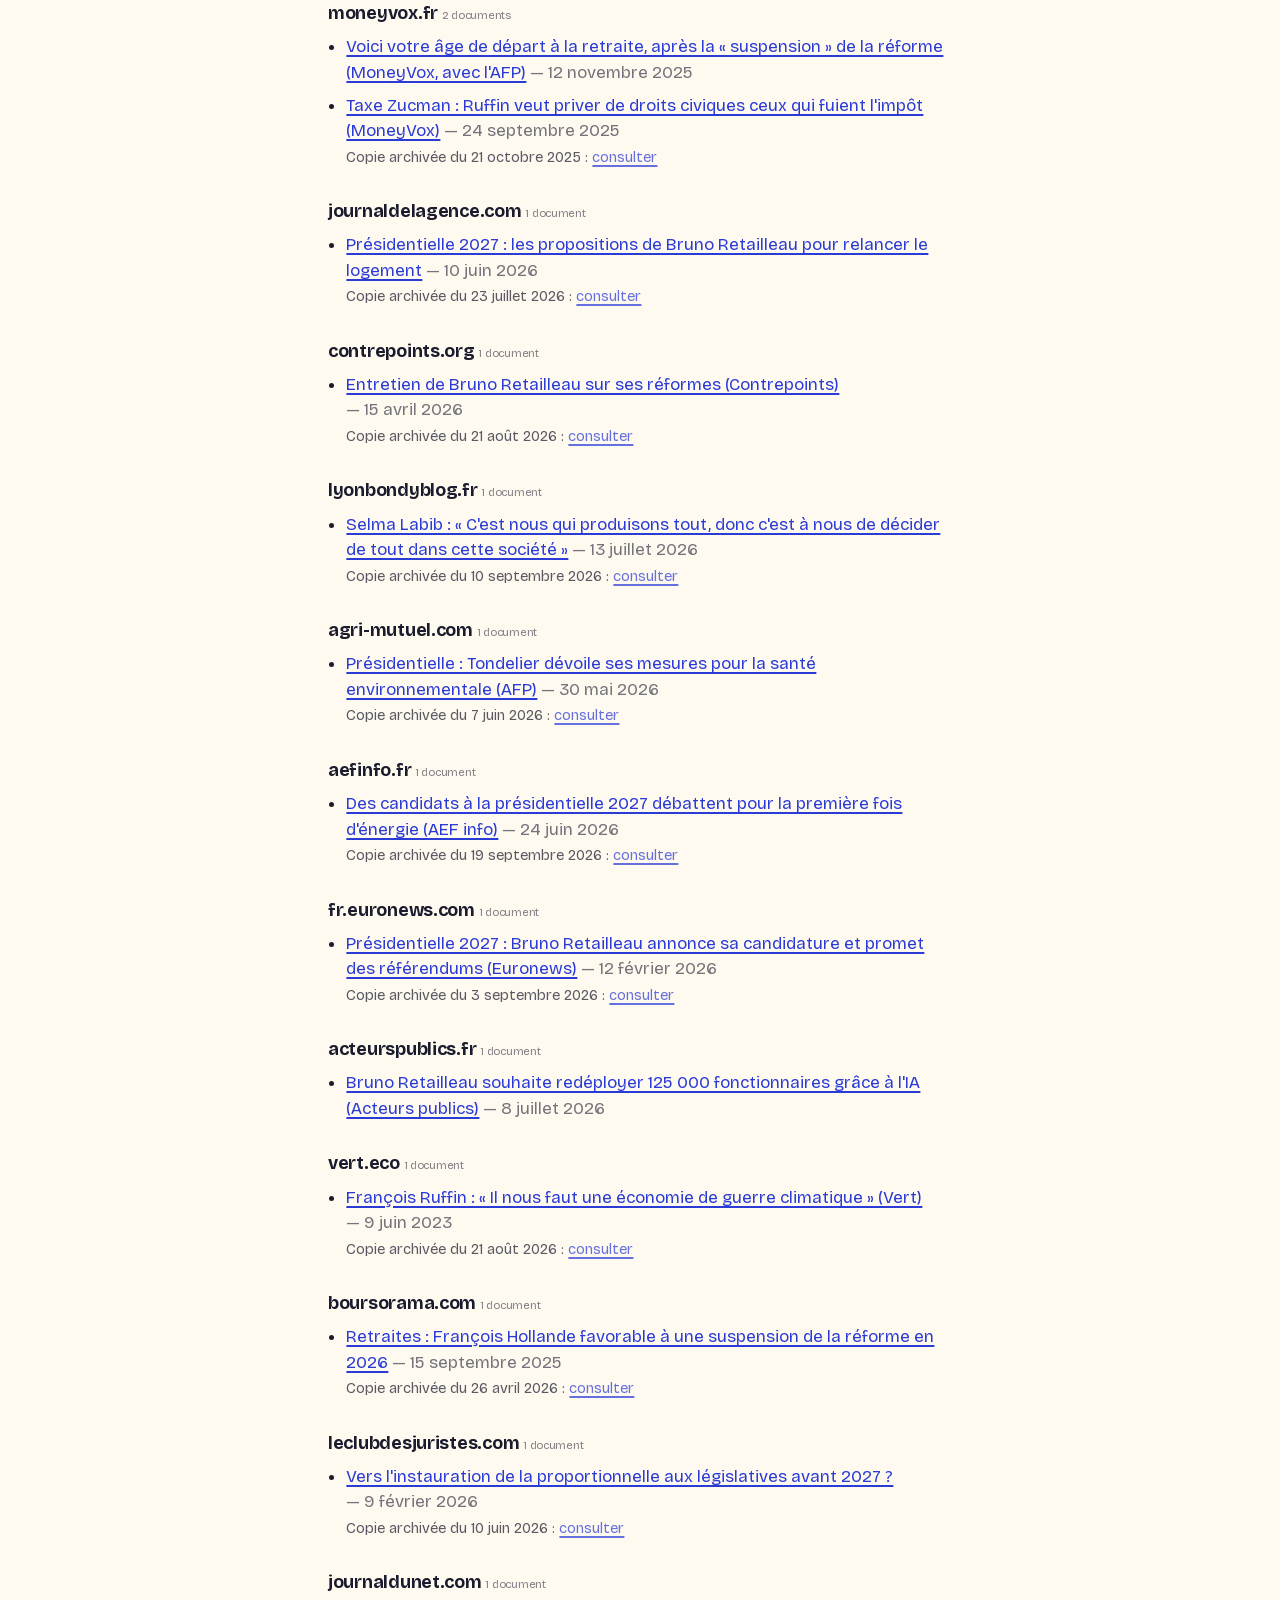
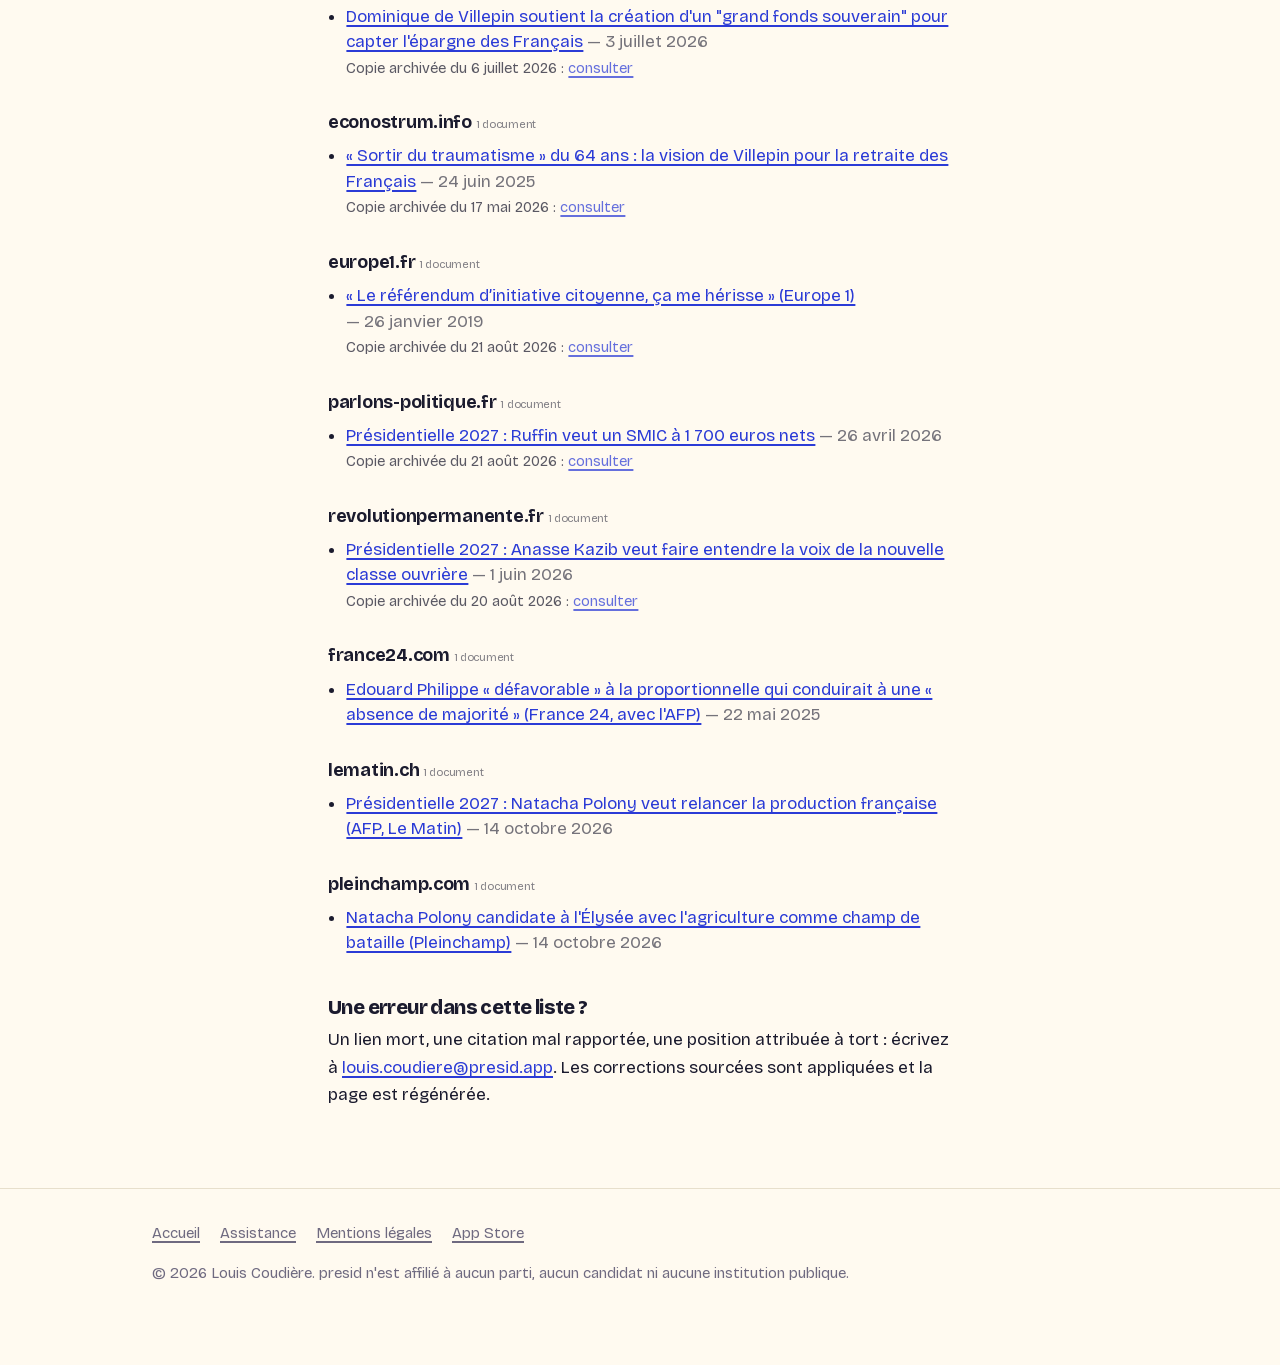
<file: sources.html>
<!doctype html>
<html lang="fr">
<head>
<meta charset="utf-8">
<meta name="viewport" content="width=device-width, initial-scale=1">
<meta name="color-scheme" content="light">
<title>presid — d'où viennent les informations</title>
<meta name="description" content="La liste complète des 141 documents qui sourcent le corpus de presid : scrutins publics, programmes, déclarations de presse.">
<link rel="canonical" href="https://presid.app/sources">
<link rel="icon" href="images/icone.png" type="image/png">
<link rel="stylesheet" href="style.css">
<style>
  .sources { margin: 0 0 1.75rem; padding-left: 1.15rem; }
  .sources li { margin-bottom: .45rem; line-height: 1.5; }
  .quand { opacity: .6; white-space: nowrap; }
  .archive { font-size: .86em; opacity: .72; }
  .compte { font-size: .62em; opacity: .55; font-weight: 400; white-space: nowrap; }
  h3 { margin-top: 1.6rem; word-break: break-word; }
</style>
</head>
<body>

<header class="entete">
  <div class="enveloppe entete-rangee">
    <a class="marque" href="index.html">presid<span class="point">.</span></a>
    <nav class="nav">
      <a href="citoyen.html">Citoyen éclairé</a>
      <a href="assistance.html">Assistance</a>
      <a href="sources.html" aria-current="page">Sources</a>
      <a href="confidentialite.html">Confidentialité</a>
      <a href="index.html#contact">Contact</a>
    </nav>
  </div>
</header>

<main class="enveloppe etroit texte">
  <h1 style="font-size:clamp(2rem,5vw,2.75rem);margin-top:2.5rem">D'où viennent les informations</h1>
  <p class="date">Liste à jour au 31 octobre 2026. Tous les liens ci-dessous ont été testés un par un le 26 octobre 2026 et répondent. Elle est produite automatiquement à partir du corpus de l'application : elle ne peut donc pas être en retard sur ce qu'affiche l'écran.</p>

  <div class="encart">
    <p><strong>presid est une application indépendante et non officielle.</strong>
    Elle n'est ni éditée, ni approuvée, ni soutenue par le gouvernement français,
    une administration, une institution publique, un parti ou un candidat. Elle
    ne représente aucune entité gouvernementale et ne parle au nom d'aucune
    administration.</p>
  </div>

  <h2>La règle</h2>
  <p><strong>Aucune position n'est affichée sans le document qui la prouve.</strong>
  Chaque position de l'application porte un lien vers sa source, ouvrable en un
  tap. Aucune position n'est déduite d'une étiquette de parti, ni d'un
  rapprochement entre personnes du même camp. Quand la preuve manque, la
  position n'existe pas — c'est pour cette raison qu'une personnalité peut
  rester non classée.</p>
  <p>Le corpus s'appuie aujourd'hui sur <strong>141 documents</strong>
  répartis sur <strong>54 sites</strong>. Ils sont tous listés
  ci-dessous, sans exception, avec leur lien d'origine.</p>

  <h2>Quand le site d'origine retire la page</h2>
  <p>Les sites de campagne se refont, les partis changent de plateforme, les
  journaux purgent leurs archives. Une position dont la source a disparu ne
  serait plus une position prouvée : chaque document est donc doublé d'une
  <strong>copie archivée et datée</strong> sur la Wayback Machine de l'Internet
  Archive, prise le jour où la mesure a été relevée ou peu après.</p>
  <p>Quand l'original répond encore, c'est lui que l'application ouvre, et la
  copie reste en réserve, signalée ci-dessous. Quand il a été retiré, le lien
  ouvre la copie, l'adresse d'origine reste affichée, et
  <strong>l'application indique clairement qu'il s'agit d'une archive</strong>,
  avec sa date. Rien n'est recopié sur ce site : presid ne republie aucun
  programme, il renvoie vers des documents publics.</p>

  <h2>Ce que ces sources ne sont pas</h2>
  <p>Les scrutins publics des assemblées sont des documents officiels ; tout le
  reste ne l'est pas. Les chaînes parlementaires sont des médias, les
  programmes sont des textes de parti, les articles sont de la presse. presid
  ne présente aucun de ces documents comme une information gouvernementale, et
  n'en produit aucune.</p>

  <h2>Institutions publiques <span class="compte">13 documents</span></h2>
  <p>Les scrutins publics nominatifs, publiés par les assemblées elles-mêmes. Ce sont les seules sources officielles de cette liste : quand presid affiche un vote, il renvoie au scrutin sur le site de l'assemblée concernée.</p>
      <h3>assemblee-nationale.fr <span class="compte">12 documents</span></h3>
      <ul class="sources">
        <li><a href="https://www.assemblee-nationale.fr/dyn/17/questions/QANR5L17QE17232" rel="noopener nofollow">Question écrite n° 17232 — Ferme-usine Pure Salmon à Verdon-sur-Mer</a> <span class="quand">— 28 juillet 2026</span></li>
        <li><a href="https://www.assemblee-nationale.fr/dyn/17/scrutins/8427" rel="noopener nofollow">Scrutin public n°8427 — Assemblée nationale</a> <span class="quand">— 20 juillet 2026</span><br><span class="archive">Copie archivée du 17 août 2026 : <a href="https://web.archive.org/web/20260817112832/https://www.assemblee-nationale.fr/dyn/17/scrutins/8427" rel="noopener nofollow">consulter</a></span></li>
        <li><a href="https://www.assemblee-nationale.fr/dyn/17/scrutins/8280" rel="noopener nofollow">Scrutin public n°8280 — Assemblée nationale</a> <span class="quand">— 15 juillet 2026</span><br><span class="archive">Copie archivée du 6 septembre 2026 : <a href="https://web.archive.org/web/20260906021225/https://www.assemblee-nationale.fr/dyn/17/scrutins/8280" rel="noopener nofollow">consulter</a></span></li>
        <li><a href="https://www.assemblee-nationale.fr/dyn/17/scrutins/7987" rel="noopener nofollow">Scrutin public n° 7987 — présomption de légitime défense (Assemblée nationale)</a> <span class="quand">— 7 juillet 2026</span><br><span class="archive">Copie archivée du 18 juillet 2026 : <a href="https://web.archive.org/web/20260718181150/https://www.assemblee-nationale.fr/dyn/17/scrutins/7987" rel="noopener nofollow">consulter</a></span></li>
        <li><a href="https://www.assemblee-nationale.fr/dyn/17/questions/QANR5L17QE16250" rel="noopener nofollow">Question écrite n° 16250 — Dépistage national du cancer de la prostate</a> <span class="quand">— 23 juin 2026</span></li>
        <li><a href="https://www.assemblee-nationale.fr/dyn/17/questions/QANR5L17QE15347" rel="noopener nofollow">Question écrite n° 15347 — Lutte contre les produits ne respectant pas les normes européennes</a> <span class="quand">— 26 mai 2026</span></li>
        <li><a href="https://www.assemblee-nationale.fr/dyn/17/questions/QANR5L17QE14336" rel="noopener nofollow">Question écrite n° 14336 — Décalage de la majoration des allocations familiales</a> <span class="quand">— 14 avril 2026</span></li>
        <li><a href="https://www.assemblee-nationale.fr/dyn/17/questions/QANR5L17QE14060" rel="noopener nofollow">Question écrite n° 14060 — Aide d'urgence pour les infirmières et aides à domicile</a> <span class="quand">— 7 avril 2026</span></li>
        <li><a href="https://www.assemblee-nationale.fr/dyn/17/scrutins/3300" rel="noopener nofollow">Scrutin public n°3300 — Assemblée nationale</a> <span class="quand">— 31 octobre 2025</span><br><span class="archive">Copie archivée du 16 décembre 2025 : <a href="https://web.archive.org/web/20251216090022/https://www.assemblee-nationale.fr/dyn/17/scrutins/3300" rel="noopener nofollow">consulter</a></span></li>
        <li><a href="https://www.assemblee-nationale.fr/dyn/17/scrutins/2257" rel="noopener nofollow">Scrutin public n°2257 — Assemblée nationale</a> <span class="quand">— 5 juin 2025</span></li>
        <li><a href="https://www.assemblee-nationale.fr/dyn/17/questions/QANR5L17QE4417" rel="noopener nofollow">Question écrite n° 4417 — Projet d’arrêté sur le photovoltaïque (Assemblée nationale)</a> <span class="quand">— 25 février 2025</span><br><span class="archive">Copie archivée du 25 février 2025 : <a href="https://web.archive.org/web/20250225071647/https://www.assemblee-nationale.fr/dyn/17/questions/QANR5L17QE4417" rel="noopener nofollow">consulter</a></span></li>
        <li><a href="https://www.assemblee-nationale.fr/dyn/16/scrutins/1243" rel="noopener nofollow">Scrutin public n°1243 — Assemblée nationale</a> <span class="quand">— 21 mars 2023</span><br><span class="archive">Copie archivée du 10 septembre 2026 : <a href="https://web.archive.org/web/20260910090535/https://www.assemblee-nationale.fr/dyn/16/scrutins/1243" rel="noopener nofollow">consulter</a></span></li>
      </ul>
      <h3>senat.fr <span class="compte">1 document</span></h3>
      <ul class="sources">
        <li><a href="https://www.senat.fr/scrutin-public/2025/scr2025-157.html" rel="noopener nofollow">Scrutin public n°157 — Sénat</a> <span class="quand">— 21 janvier 2026</span><br><span class="archive">Copie archivée du 20 août 2026 : <a href="https://web.archive.org/web/20260820144504/https://www.senat.fr/scrutin-public/2025/scr2025-157.html" rel="noopener nofollow">consulter</a></span></li>
      </ul>

  <h2>Chaînes parlementaires <span class="compte">17 documents</span></h2>
  <p>LCP et Public Sénat sont des chaînes de télévision, pas des institutions : elles rendent compte des débats et des scrutins. Elles sont ici la source la plus fréquente, et il faut le dire ainsi.</p>
      <h3>publicsenat.fr <span class="compte">12 documents</span></h3>
      <ul class="sources">
        <li><a href="https://www.publicsenat.fr/actualites/politique/au-rn-la-reforme-des-retraites-divise-jordan-bardella-et-marine-le-pen-sur-le-programme-pour-la-presidentielle-2027" rel="noopener nofollow">Au RN, la réforme des retraites divise Jordan Bardella et Marine Le Pen (Public Sénat)</a> <span class="quand">— 12 juin 2026</span><br><span class="archive">Copie archivée du 14 juillet 2026 : <a href="https://web.archive.org/web/20260714023334/https://www.publicsenat.fr/actualites/politique/au-rn-la-reforme-des-retraites-divise-jordan-bardella-et-marine-le-pen-sur-le-programme-pour-la-presidentielle-2027" rel="noopener nofollow">consulter</a></span></li>
        <li><a href="https://www.publicsenat.fr/actualites/politique/marche-europeen-de-lelectricite-sortie-ou-reforme-les-paradoxes-de-la-normalisation-du-rn" rel="noopener nofollow">Marché européen de l'électricité : sortie ou réforme ? Les paradoxes de la normalisation du RN (Public Sénat)</a> <span class="quand">— 23 avril 2026</span></li>
        <li><a href="https://www.publicsenat.fr/actualites/economie/tva-a-55-taxe-flottante-gel-des-prix-ce-quil-est-possible-de-faire-ou-non-pour-baisser-les-prix-des-carburants" rel="noopener nofollow">TVA à 5,5 %, taxe flottante, gel des prix… Ce qu'il est possible de faire pour baisser les prix des carburants (Public Sénat)</a> <span class="quand">— 26 mars 2026</span><br><span class="archive">Copie archivée du 19 avril 2026 : <a href="https://web.archive.org/web/20260419061856/https://www.publicsenat.fr/actualites/economie/tva-a-55-taxe-flottante-gel-des-prix-ce-quil-est-possible-de-faire-ou-non-pour-baisser-les-prix-des-carburants" rel="noopener nofollow">consulter</a></span></li>
        <li><a href="https://www.publicsenat.fr/actualites/politique/referendum-sur-limmigration-primaute-du-droit-national-le-projet-de-bruno-retailleau-est-il-faisable" rel="noopener nofollow">Référendum sur l'immigration, primauté du droit national : le projet de Bruno Retailleau (Public Sénat)</a> <span class="quand">— 13 février 2026</span><br><span class="archive">Copie archivée du 21 août 2026 : <a href="https://web.archive.org/web/20260821172510/https://www.publicsenat.fr/actualites/politique/referendum-sur-limmigration-primaute-du-droit-national-le-projet-de-bruno-retailleau-est-il-faisable" rel="noopener nofollow">consulter</a></span></li>
        <li><a href="https://www.publicsenat.fr/actualites/politique/la-fete-est-finie-bruno-retailleau-veut-supprimer-les-35-heures-inciter-a-la-reprise-dactivite-et-plafonner-les-aides-sociales-pour-relancer-lemploi" rel="noopener nofollow">« La fête est finie » : Bruno Retailleau veut supprimer les 35 heures (Public Sénat)</a> <span class="quand">— 7 janvier 2026</span><br><span class="archive">Copie archivée du 21 août 2026 : <a href="https://web.archive.org/web/20260821172449/https://www.publicsenat.fr/actualites/politique/la-fete-est-finie-bruno-retailleau-veut-supprimer-les-35-heures-inciter-a-la-reprise-dactivite-et-plafonner-les-aides-sociales-pour-relancer-lemploi" rel="noopener nofollow">consulter</a></span></li>
        <li><a href="https://www.publicsenat.fr/actualites/economie/entreprises-un-deal-a-250-milliards-deuros-sur-un-quinquennat-que-represente-la-proposition-dedouard-philippe" rel="noopener nofollow">Un « deal » à 250 milliards d'euros sur un quinquennat : la proposition d'Édouard Philippe (Public Sénat)</a> <span class="quand">— 6 novembre 2025</span><br><span class="archive">Copie archivée du 21 août 2026 : <a href="https://web.archive.org/web/20260821171943/https://www.publicsenat.fr/actualites/economie/entreprises-un-deal-a-250-milliards-deuros-sur-un-quinquennat-que-represente-la-proposition-dedouard-philippe" rel="noopener nofollow">consulter</a></span></li>
        <li><a href="https://www.publicsenat.fr/actualites/politique/fin-des-subventions-aux-eoliennes-et-au-photovoltaique-la-tribune-de-bruno-retailleau-met-le-socle-commun-en-surchauffe" rel="noopener nofollow">« Fin des subventions » aux éoliennes et au photovoltaïque : la tribune de Bruno Retailleau (Public Sénat)</a> <span class="quand">— 3 juillet 2025</span><br><span class="archive">Copie archivée du 21 août 2026 : <a href="https://web.archive.org/web/20260821172454/https://www.publicsenat.fr/actualites/politique/fin-des-subventions-aux-eoliennes-et-au-photovoltaique-la-tribune-de-bruno-retailleau-met-le-socle-commun-en-surchauffe" rel="noopener nofollow">consulter</a></span></li>
        <li><a href="https://www.publicsenat.fr/actualites/politique/bruno-retailleau-favorable-aux-courtes-peines-de-prison-ce-nest-pas-une-solution-magique" rel="noopener nofollow">Bruno Retailleau favorable aux courtes peines de prison (Public Sénat)</a> <span class="quand">— 10 octobre 2024</span><br><span class="archive">Copie archivée du 21 août 2026 : <a href="https://web.archive.org/web/20260821172430/https://www.publicsenat.fr/actualites/politique/bruno-retailleau-favorable-aux-courtes-peines-de-prison-ce-nest-pas-une-solution-magique" rel="noopener nofollow">consulter</a></span></li>
        <li><a href="https://www.publicsenat.fr/actualites/non-classe/sur-l-europe-marine-le-pen-a-t-elle-vraiment-change-202482" rel="noopener nofollow">Sur l'Europe, Marine Le Pen a-t-elle vraiment changé ? (Public Sénat)</a> <span class="quand">— 14 avril 2022</span><br><span class="archive">Copie archivée du 11 juin 2026 : <a href="https://web.archive.org/web/20260611035456/https://www.publicsenat.fr/actualites/non-classe/sur-l-europe-marine-le-pen-a-t-elle-vraiment-change-202482" rel="noopener nofollow">consulter</a></span></li>
        <li><a href="https://www.publicsenat.fr/actualites/politique/marine-le-pen-detaille-sa-revolution-referendaire-202358" rel="noopener nofollow">Marine Le Pen détaille sa « révolution référendaire » (Public Sénat)</a> <span class="quand">— 12 avril 2022</span><br><span class="archive">Copie archivée du 21 août 2026 : <a href="https://web.archive.org/web/20260821171724/https://www.publicsenat.fr/actualites/politique/marine-le-pen-detaille-sa-revolution-referendaire-202358" rel="noopener nofollow">consulter</a></span></li>
        <li><a href="https://www.publicsenat.fr/actualites/non-classe/presidentielle-2022-eric-zemmour-detaille-son-programme-et-assume-le-terme" rel="noopener nofollow">Éric Zemmour détaille son programme (Public Sénat)</a> <span class="quand">— 23 mars 2022</span><br><span class="archive">Copie archivée du 21 août 2026 : <a href="https://web.archive.org/web/20260821171920/https://www.publicsenat.fr/actualites/non-classe/presidentielle-2022-eric-zemmour-detaille-son-programme-et-assume-le-terme" rel="noopener nofollow">consulter</a></span></li>
        <li><a href="https://www.publicsenat.fr/article/politique/xavier-bertrand-refuserait-evidemment-matignon-138487" rel="noopener nofollow">Xavier Bertrand refuserait « évidemment » Matignon (Public Sénat)</a> <span class="quand">— 1 mars 2019</span><br><span class="archive">Copie archivée du 16 novembre 2019 : <a href="https://web.archive.org/web/20191116002027/https://www.publicsenat.fr/article/politique/xavier-bertrand-refuserait-evidemment-matignon-138487" rel="noopener nofollow">consulter</a></span></li>
      </ul>
      <h3>lcp.fr <span class="compte">5 documents</span></h3>
      <ul class="sources">
        <li><a href="https://lcp.fr/actualites/presidentielle-2027-s-il-gagne-raphael-glucksmann-engagera-les-100-jours-de-la" rel="noopener nofollow">Présidentielle 2027 : s'il gagne, Raphaël Glucksmann engagera « les 100 jours de la révolution écologique » — LCP</a> <span class="quand">— 25 août 2026</span><br><span class="archive">Copie archivée du 3 septembre 2026 : <a href="https://web.archive.org/web/20260903073249/https://lcp.fr/actualites/presidentielle-2027-s-il-gagne-raphael-glucksmann-engagera-les-100-jours-de-la?amp=" rel="noopener nofollow">consulter</a></span></li>
        <li><a href="https://lcp.fr/actualites/gagner-en-2027-raphael-glucksmann-lance-sa-campagne-et-veut-ramener-la-gauche-au-pouvoir" rel="noopener nofollow">« Gagner en 2027 » : Raphaël Glucksmann lance sa campagne (LCP)</a> <span class="quand">— 14 juin 2026</span><br><span class="archive">Copie archivée du 7 septembre 2026 : <a href="https://web.archive.org/web/20260907123900/https://lcp.fr/actualites/gagner-en-2027-raphael-glucksmann-lance-sa-campagne-et-veut-ramener-la-gauche-au-pouvoir" rel="noopener nofollow">consulter</a></span></li>
        <li><a href="https://lcp.fr/actualites/presidentielle-raphael-glucksmann-devoile-les-premieres-lignes-de-son-possible-programme" rel="noopener nofollow">Présidentielle : Raphaël Glucksmann dévoile les premières lignes de son possible programme (LCP)</a> <span class="quand">— 26 mai 2026</span><br><span class="archive">Copie archivée du 21 août 2026 : <a href="https://web.archive.org/web/20260821172121/https://lcp.fr/actualites/presidentielle-raphael-glucksmann-devoile-les-premieres-lignes-de-son-possible-programme" rel="noopener nofollow">consulter</a></span></li>
        <li><a href="https://lcp.fr/actualites/energie-un-moratoire-sur-l-eolien-et-le-photovoltaique-vote-de-justesse-a-l-assemblee" rel="noopener nofollow">Énergie : un moratoire sur l'éolien et le photovoltaïque voté de justesse à l'Assemblée nationale (LCP)</a> <span class="quand">— juin 2025</span><br><span class="archive">Copie archivée du 1 septembre 2026 : <a href="https://web.archive.org/web/20260901235048/https://lcp.fr/actualites/energie-un-moratoire-sur-l-eolien-et-le-photovoltaique-vote-de-justesse-a-l-assemblee" rel="noopener nofollow">consulter</a></span></li>
        <li><a href="https://lcp.fr/actualites/retraites-peines-planchers-expulsions-la-niche-parlementaire-du-rn-pleine-de-pieges-pour" rel="noopener nofollow">Retraites, peines planchers, expulsions... La « niche parlementaire » du RN (LCP)</a> <span class="quand">— 25 septembre 2024</span><br><span class="archive">Copie archivée du 21 août 2026 : <a href="https://web.archive.org/web/20260821171655/https://lcp.fr/actualites/retraites-peines-planchers-expulsions-la-niche-parlementaire-du-rn-pleine-de-pieges-pour" rel="noopener nofollow">consulter</a></span></li>
      </ul>

  <h2>Programmes, sites de campagne et partis <span class="compte">73 documents</span></h2>
  <p>Les documents publiés par les personnalités concernées ou par leur mouvement : programmes, professions de foi, communiqués. Ce sont des textes de parti, et presid les présente comme tels.</p>
      <h3>melenchon2027.fr <span class="compte">12 documents</span></h3>
      <ul class="sources">
        <li><a href="https://web.archive.org/web/20260905143519/https://melenchon2027.fr/programme2025/livre/chapitre12/s1/" rel="noopener nofollow">La bifurcation écologique pour une société de l'harmonie — L'Avenir en commun, édition 2025</a> <span class="quand">— 2025</span><br><span class="archive">Page retirée par le site d'origine (<a href="https://melenchon2027.fr/programme2025/livre/chapitre12/s1" rel="noopener nofollow">adresse d'origine</a>) — le lien ci-dessus ouvre la copie archivée du 5 septembre 2026.</span></li>
        <li><a href="https://web.archive.org/web/20260829203005/https://melenchon2027.fr/programme2025/livre/chapitre6/s5/" rel="noopener nofollow">Faire la révolution fiscale — L'Avenir en commun, édition 2025</a> <span class="quand">— 2025</span><br><span class="archive">Page retirée par le site d'origine (<a href="https://melenchon2027.fr/programme2025/livre/chapitre6/s5" rel="noopener nofollow">adresse d'origine</a>) — le lien ci-dessus ouvre la copie archivée du 29 août 2026.</span></li>
        <li><a href="https://web.archive.org/web/20260907170933/https://melenchon2027.fr/programme2025/livre/chapitre8/s8/" rel="noopener nofollow">Garantir une retraite digne — L'Avenir en commun, édition 2025</a> <span class="quand">— 2025</span><br><span class="archive">Page retirée par le site d'origine (<a href="https://melenchon2027.fr/programme2025/livre/chapitre8/s8/" rel="noopener nofollow">adresse d'origine</a>) — le lien ci-dessus ouvre la copie archivée du 7 septembre 2026.</span></li>
        <li><a href="https://web.archive.org/web/20260821172238/https://melenchon2027.fr/programme2025/livre/chapitre4/s3/" rel="noopener nofollow">Refonder une police républicaine — L'Avenir en commun, édition 2025</a> <span class="quand">— 2025</span><br><span class="archive">Page retirée par le site d'origine (<a href="https://melenchon2027.fr/programme2025/livre/chapitre4/s3" rel="noopener nofollow">adresse d'origine</a>) — le lien ci-dessus ouvre la copie archivée du 21 août 2026.</span></li>
        <li><a href="https://web.archive.org/web/20260810191156/https://melenchon2027.fr/programme2025/livre/chapitre17/" rel="noopener nofollow">Chapitre 17 : Europe — L'Avenir en commun, édition 2025</a> <span class="quand">— 2025</span><br><span class="archive">Page retirée par le site d'origine (<a href="https://melenchon2027.fr/programme2025/livre/chapitre17" rel="noopener nofollow">adresse d'origine</a>) — le lien ci-dessus ouvre la copie archivée du 10 août 2026.</span></li>
        <li><a href="https://web.archive.org/web/20260829200304/https://melenchon2027.fr/programme2025/livre/chapitre1/s1/" rel="noopener nofollow">Réunir une Assemblée constituante pour passer à la 6e République — L'Avenir en commun, édition 2025</a> <span class="quand">— 2025</span><br><span class="archive">Page retirée par le site d'origine (<a href="https://melenchon2027.fr/programme2025/livre/chapitre1/s1" rel="noopener nofollow">adresse d'origine</a>) — le lien ci-dessus ouvre la copie archivée du 29 août 2026.</span></li>
        <li><a href="https://web.archive.org/web/20260821172156/https://melenchon2027.fr/programme2025/livre/chapitre16/s7/" rel="noopener nofollow">L'Avenir en commun 2025 — Politique migratoire humaniste et réaliste</a> <span class="quand">— 2025</span><br><span class="archive">Page retirée par le site d'origine (<a href="https://melenchon2027.fr/programme2025/livre/chapitre16/s7" rel="noopener nofollow">adresse d'origine</a>) — le lien ci-dessus ouvre la copie archivée du 21 août 2026.</span></li>
        <li><a href="https://web.archive.org/web/20260509162946/https://melenchon2027.fr/programme2025/livre/chapitre13/s2/" rel="noopener nofollow">L'Avenir en commun 2025 — Transports publics et mobilité individuelle</a> <span class="quand">— 2025</span><br><span class="archive">Page retirée par le site d'origine (<a href="https://melenchon2027.fr/programme2025/livre/chapitre13/s2" rel="noopener nofollow">adresse d'origine</a>) — le lien ci-dessus ouvre la copie archivée du 9 mai 2026.</span></li>
        <li><a href="https://web.archive.org/web/20260821172237/https://melenchon2027.fr/programme2025/livre/chapitre13/s3/" rel="noopener nofollow">L'Avenir en commun 2025 — 100 % d'énergies renouvelables en 2050</a> <span class="quand">— 2025</span><br><span class="archive">Page retirée par le site d'origine (<a href="https://melenchon2027.fr/programme2025/livre/chapitre13/s3" rel="noopener nofollow">adresse d'origine</a>) — le lien ci-dessus ouvre la copie archivée du 21 août 2026.</span></li>
        <li><a href="https://web.archive.org/web/20260829202700/https://melenchon2027.fr/programme2025/livre/chapitre8/s4/" rel="noopener nofollow">L'Avenir en commun 2025 — Augmenter les salaires</a> <span class="quand">— 2025</span><br><span class="archive">Page retirée par le site d'origine (<a href="https://melenchon2027.fr/programme2025/livre/chapitre8/s4" rel="noopener nofollow">adresse d'origine</a>) — le lien ci-dessus ouvre la copie archivée du 29 août 2026.</span></li>
        <li><a href="https://web.archive.org/web/20260829202700/https://melenchon2027.fr/programme2025/livre/chapitre8/s2/" rel="noopener nofollow">L'Avenir en commun 2025 — Réduire le temps de travail</a> <span class="quand">— 2025</span><br><span class="archive">Page retirée par le site d'origine (<a href="https://melenchon2027.fr/programme2025/livre/chapitre8/s2" rel="noopener nofollow">adresse d'origine</a>) — le lien ci-dessus ouvre la copie archivée du 29 août 2026.</span></li>
        <li><a href="https://web.archive.org/web/20260826110548/https://melenchon2027.fr/programme2025/livre/chapitre17/s1/" rel="noopener nofollow">L'Avenir en commun 2025 — Leviers d'action face aux institutions européennes</a> <span class="quand">— 2025</span><br><span class="archive">Page retirée par le site d'origine (<a href="https://melenchon2027.fr/programme2025/livre/chapitre17/s1" rel="noopener nofollow">adresse d'origine</a>) — le lien ci-dessus ouvre la copie archivée du 26 août 2026.</span></li>
      </ul>
      <h3>attalpresident.fr <span class="compte">8 documents</span></h3>
      <ul class="sources">
        <li><a href="https://attalpresident.fr/actualites/dans-le-jdd-gabriel-attal-veut-proposer-la-plus-grande-reforme-institutionnelle-depuis-1958" rel="noopener nofollow">Gabriel Attal veut proposer « la plus grande réforme institutionnelle depuis 1958 » (JDD)</a> <span class="quand">— 2 août 2026</span><br><span class="archive">Copie archivée du 12 août 2026 : <a href="https://web.archive.org/web/20260812100755/https://attalpresident.fr/actualites/dans-le-jdd-gabriel-attal-veut-proposer-la-plus-grande-reforme-institutionnelle-depuis-1958" rel="noopener nofollow">consulter</a></span></li>
        <li><a href="https://attalpresident.fr/programme/dette-ecologique" rel="noopener nofollow">Dette écologique — Chantier capital, programme de Gabriel Attal</a> <span class="quand">— août 2026</span><br><span class="archive">Copie archivée du 7 septembre 2026 : <a href="https://web.archive.org/web/20260907120415/https://attalpresident.fr/programme/dette-ecologique?_rsc=ShFcOC99anseXzPp" rel="noopener nofollow">consulter</a></span></li>
        <li><a href="https://attalpresident.fr/programme/frontieres" rel="noopener nofollow">Frontières — Chantier capital, programme de Gabriel Attal</a> <span class="quand">— août 2026</span><br><span class="archive">Copie archivée du 7 septembre 2026 : <a href="https://web.archive.org/web/20260907120415/https://attalpresident.fr/programme/frontieres?_rsc=ShFcOC99anseXzPp" rel="noopener nofollow">consulter</a></span></li>
        <li><a href="https://attalpresident.fr/programme/travail-salaires" rel="noopener nofollow">Travail &amp; salaires — Chantier capital, programme de Gabriel Attal</a> <span class="quand">— août 2026</span><br><span class="archive">Copie archivée du 7 septembre 2026 : <a href="https://web.archive.org/web/20260907120416/https://attalpresident.fr/programme/travail-salaires?_rsc=ShFcOC99anseXzPp" rel="noopener nofollow">consulter</a></span></li>
        <li><a href="https://attalpresident.fr/programme/education" rel="noopener nofollow">École — Mes chantiers capitaux (programme de Gabriel Attal)</a> <span class="quand">— août 2026</span><br><span class="archive">Copie archivée du 7 septembre 2026 : <a href="https://web.archive.org/web/20260907120416/https://attalpresident.fr/programme/education?_rsc=ShFcOC99anseXzPp" rel="noopener nofollow">consulter</a></span></li>
        <li><a href="https://attalpresident.fr/programme/intelligence-artificielle" rel="noopener nofollow">Intelligence artificielle — Mes chantiers capitaux (programme de Gabriel Attal)</a> <span class="quand">— août 2026</span><br><span class="archive">Copie archivée du 7 septembre 2026 : <a href="https://web.archive.org/web/20260907120229/https://attalpresident.fr/programme/intelligence-artificielle?_rsc=yKRkZ83hJJdlGgCT" rel="noopener nofollow">consulter</a></span></li>
        <li><a href="https://attalpresident.fr/actualites/gabriel-attal-dans-le-figaro-appelle-a-une-nouvelle-justice" rel="noopener nofollow">Gabriel Attal appelle à une « Nouvelle Justice » (site de campagne)</a> <span class="quand">— 12 juin 2026</span><br><span class="archive">Copie archivée du 7 juillet 2026 : <a href="https://web.archive.org/web/20260707182839/https://attalpresident.fr/actualites/gabriel-attal-dans-le-figaro-appelle-a-une-nouvelle-justice" rel="noopener nofollow">consulter</a></span></li>
        <li><a href="https://attalpresident.fr/programme/dette-de-letat" rel="noopener nofollow">Dette de l’État — programme de campagne</a> <span class="quand">— 2026</span><br><span class="archive">Copie archivée du 7 septembre 2026 : <a href="https://web.archive.org/web/20260907120415/https://attalpresident.fr/programme/dette-de-letat?_rsc=ShFcOC99anseXzPp" rel="noopener nofollow">consulter</a></span></li>
      </ul>
      <h3>debout-la-france.fr <span class="compte">5 documents</span></h3>
      <ul class="sources">
        <li><a href="https://www.debout-la-france.fr/projet/securite/" rel="noopener nofollow">Projet 2027 Debout la France — Sécurité (site officiel)</a> <span class="quand">— 1 novembre 2025</span><br><span class="archive">Copie archivée du 6 mars 2026 : <a href="https://web.archive.org/web/20260306180234/https://www.debout-la-france.fr/projet/securite/" rel="noopener nofollow">consulter</a></span></li>
        <li><a href="https://www.debout-la-france.fr/actualite/je-suis-candidat-pour/" rel="noopener nofollow">Discours de candidature de Nicolas Dupont-Aignan (Debout la France)</a> <span class="quand">— 25 septembre 2025</span><br><span class="archive">Copie archivée du 18 février 2026 : <a href="https://web.archive.org/web/20260218153600/https://www.debout-la-france.fr/actualite/je-suis-candidat-pour/" rel="noopener nofollow">consulter</a></span></li>
        <li><a href="https://www.debout-la-france.fr/projet/immigration-et-assimilation/" rel="noopener nofollow">Projet Debout la France — Immigration et assimilation (site officiel)</a> <span class="quand">— 2025</span><br><span class="archive">Copie archivée du 19 mars 2026 : <a href="https://web.archive.org/web/20260319210748/https://www.debout-la-france.fr/projet/immigration-et-assimilation/" rel="noopener nofollow">consulter</a></span></li>
        <li><a href="https://www.debout-la-france.fr/projet/environnement-energie/" rel="noopener nofollow">Projet Debout la France — Environnement et Énergie (site officiel)</a> <span class="quand">— 2025</span><br><span class="archive">Copie archivée du 14 avril 2026 : <a href="https://web.archive.org/web/20260414222037/https://www.debout-la-france.fr/projet/environnement-energie/" rel="noopener nofollow">consulter</a></span></li>
        <li><a href="https://www.debout-la-france.fr/projet/retraites/" rel="noopener nofollow">Projet Debout la France — Retraites (site officiel)</a> <span class="quand">— 2025</span><br><span class="archive">Copie archivée du 12 juin 2026 : <a href="https://web.archive.org/web/20260612234125/https://www.debout-la-france.fr/projet/retraites/" rel="noopener nofollow">consulter</a></span></li>
      </ul>
      <h3>npa-revolutionnaires.org <span class="compte">5 documents</span></h3>
      <ul class="sources">
        <li><a href="https://npa-revolutionnaires.org/wp-content/uploads/2026/06/260616_Communique-candidature-pour-site.pdf" rel="noopener nofollow">Présidentielle 2027 : Selma Labib, une candidature ouvrière et révolutionnaire, soutenue par Gaël Quirante (communiqué du NPA-Révolutionnaires)</a> <span class="quand">— 17 juin 2026</span></li>
        <li><a href="https://npa-revolutionnaires.org/meeting-du-25-juin-a-paris-intervention-de-selma-labib/" rel="noopener nofollow">Meeting du 25 juin à Paris : intervention de Selma Labib</a> <span class="quand">— 27 juin 2024</span><br><span class="archive">Copie archivée du 5 juillet 2024 : <a href="https://web.archive.org/web/20240705013325/https://npa-revolutionnaires.org/meeting-du-25-juin-a-paris-intervention-de-selma-labib/" rel="noopener nofollow">consulter</a></span></li>
        <li><a href="https://npa-revolutionnaires.org/reponse-de-selma-labib-au-bureau-de-lacademie-des-sciences/" rel="noopener nofollow">Réponse de Selma Labib au bureau de l'Académie des sciences</a> <span class="quand">— 28 mai 2024</span><br><span class="archive">Copie archivée du 17 mars 2026 : <a href="https://web.archive.org/web/20260317033840/https://npa-revolutionnaires.org/reponse-de-selma-labib-au-bureau-de-lacademie-des-sciences/" rel="noopener nofollow">consulter</a></span></li>
        <li><a href="https://npa-revolutionnaires.org/article-de-sud-ouest-qui-est-selma-labib-la-candidate-du-nouveau-parti-anticapitaliste-npa/" rel="noopener nofollow">Article de Sud-Ouest : « Qui est Selma Labib, la candidate du Nouveau Parti anticapitaliste (NPA) ? »</a> <span class="quand">— 30 avril 2024</span><br><span class="archive">Copie archivée du 29 juillet 2026 : <a href="https://web.archive.org/web/20260729051304/https://npa-revolutionnaires.org/article-de-sud-ouest-qui-est-selma-labib-la-candidate-du-nouveau-parti-anticapitaliste-npa/" rel="noopener nofollow">consulter</a></span></li>
        <li><a href="https://npa-revolutionnaires.org/pour-un-monde-sans-frontieres-ni-barbeles-liberte-de-circulation-regularisation-de-tous-les-sans-papiers/" rel="noopener nofollow">Pour un monde sans frontières ni barbelés (NPA-Révolutionnaires)</a> <span class="quand">— 29 avril 2024</span><br><span class="archive">Copie archivée du 9 octobre 2024 : <a href="https://web.archive.org/web/20241009123502/https://npa-revolutionnaires.org/pour-un-monde-sans-frontieres-ni-barbeles-liberte-de-circulation-regularisation-de-tous-les-sans-papiers/" rel="noopener nofollow">consulter</a></span></li>
      </ul>
      <h3>edouardphilippe.fr <span class="compte">4 documents</span></h3>
      <ul class="sources">
        <li><a href="https://www.edouardphilippe.fr/priorites/pour-une-france-plus-prospere" rel="noopener nofollow">Pour une France plus prospère — Avec Édouard 2027 (site officiel)</a> <span class="quand">— août 2026</span><br><span class="archive">Copie archivée du 10 août 2026 : <a href="https://web.archive.org/web/20260810182228/https://www.edouardphilippe.fr/priorites/pour-une-france-plus-prospere" rel="noopener nofollow">consulter</a></span></li>
        <li><a href="https://www.edouardphilippe.fr/priorites/pour-une-france-plus-sure" rel="noopener nofollow">Pour une France plus sûre — Avec Édouard 2027 (site officiel)</a> <span class="quand">— août 2026</span><br><span class="archive">Copie archivée du 14 septembre 2026 : <a href="https://web.archive.org/web/20260914202823/https://www.edouardphilippe.fr/priorites/pour-une-france-plus-sure" rel="noopener nofollow">consulter</a></span></li>
        <li><a href="https://www.edouardphilippe.fr/priorites/pour-une-france-plus-conquerante" rel="noopener nofollow">Pour une France plus conquérante — Avec Édouard 2027 (site officiel)</a> <span class="quand">— août 2026</span><br><span class="archive">Copie archivée du 18 septembre 2026 : <a href="https://web.archive.org/web/20260918144905/https://www.edouardphilippe.fr/priorites/pour-une-france-plus-conquerante" rel="noopener nofollow">consulter</a></span></li>
        <li><a href="https://www.edouardphilippe.fr/priorites/pour-une-france-plus-attentive-a-ses-enfants" rel="noopener nofollow">Pour une France plus attentive à ses enfants — Avec Édouard 2027 (site officiel)</a> <span class="quand">— août 2026</span><br><span class="archive">Copie archivée du 10 août 2026 : <a href="https://web.archive.org/web/20260810182201/https://www.edouardphilippe.fr/priorites/pour-une-france-plus-attentive-a-ses-enfants" rel="noopener nofollow">consulter</a></span></li>
      </ul>
      <h3>nouspresident.fr <span class="compte">4 documents</span></h3>
      <ul class="sources">
        <li><a href="https://nouspresident.fr/pour-le-travail/" rel="noopener nofollow">Pour le travail — Ruffin 2027 (site officiel de campagne)</a> <span class="quand">— août 2026</span><br><span class="archive">Copie archivée du 30 août 2026 : <a href="https://web.archive.org/web/20260830120438/https://nouspresident.fr/pour-le-travail/" rel="noopener nofollow">consulter</a></span></li>
        <li><a href="https://nouspresident.fr/temps-loisirs/" rel="noopener nofollow">Ruffin 2027 — Pour renouer avec le temps des loisirs</a> <span class="quand">— 17 juillet 2026</span><br><span class="archive">Copie archivée du 30 août 2026 : <a href="https://web.archive.org/web/20260830120438/https://nouspresident.fr/temps-loisirs/" rel="noopener nofollow">consulter</a></span></li>
        <li><a href="https://nouspresident.fr/separation-argent-etat/" rel="noopener nofollow">Ruffin 2027 — Pour séparer l'argent de l'État</a> <span class="quand">— 2 juillet 2026</span><br><span class="archive">Copie archivée du 30 août 2026 : <a href="https://web.archive.org/web/20260830120438/https://nouspresident.fr/separation-argent-etat/" rel="noopener nofollow">consulter</a></span></li>
        <li><a href="https://nouspresident.fr/statut-travailleurs-essentiels/" rel="noopener nofollow">Ruffin 2027 — Pour les travailleurs essentiels</a> <span class="quand">— 13 avril 2026</span><br><span class="archive">Copie archivée du 30 août 2026 : <a href="https://web.archive.org/web/20260830120438/https://nouspresident.fr/statut-travailleurs-essentiels/" rel="noopener nofollow">consulter</a></span></li>
      </ul>
      <h3>generationecologie.fr <span class="compte">4 documents</span></h3>
      <ul class="sources">
        <li><a href="https://www.generationecologie.fr/2026/07/09/rapport-du-haut-conseil-pour-le-climat-un-indispensable-electrochoc/" rel="noopener nofollow">Rapport du Haut conseil pour le climat : un indispensable électrochoc</a> <span class="quand">— 9 juillet 2026</span></li>
        <li><a href="https://www.generationecologie.fr/2026/07/06/partout-en-france-aujourdhui-on-doit-donner-acces-aux-gens-a-des-abris-de-fraicheur/" rel="noopener nofollow">« Partout en France, aujourd'hui, on doit donner accès aux gens à des abris de fraicheur »</a> <span class="quand">— 6 juillet 2026</span><br><span class="archive">Copie archivée du 8 juillet 2026 : <a href="https://web.archive.org/web/20260708200351/https://www.generationecologie.fr/2026/07/06/partout-en-france-aujourdhui-on-doit-donner-acces-aux-gens-a-des-abris-de-fraicheur/" rel="noopener nofollow">consulter</a></span></li>
        <li><a href="https://www.generationecologie.fr/2026/06/22/quelle-politique-energetique-pour-la-france/" rel="noopener nofollow">Quelle politique énergétique pour la France ?</a> <span class="quand">— 22 juin 2026</span></li>
        <li><a href="https://www.generationecologie.fr/" rel="noopener nofollow">Génération Écologie — Le parti de la décroissance pour vivre autrement</a> <span class="quand">— 2026</span><br><span class="archive">Copie archivée du 29 juillet 2026 : <a href="https://web.archive.org/web/20260729094451/https://www.generationecologie.fr/" rel="noopener nofollow">consulter</a></span></li>
      </ul>
      <h3>lutte-ouvriere.org <span class="compte">3 documents</span></h3>
      <ul class="sources">
        <li><a href="https://www.lutte-ouvriere.org/portail/brochures/meeting-26-septembre-2026-discours-nathalie-arthaud-197446.html" rel="noopener nofollow">Meeting du 26 septembre 2026 : discours de Nathalie Arthaud (Lutte ouvrière)</a> <span class="quand">— 26 septembre 2026</span></li>
        <li><a href="https://www.lutte-ouvriere.org/medias/document/fichiers/2026/06/brochure_caravane_2026-01_-_couleur.pdf" rel="noopener nofollow">Nathalie Arthaud — Présidentielle 2027 (brochure de campagne, supplément à Lutte ouvrière n° 3021)</a> <span class="quand">— 26 juin 2026</span></li>
        <li><a href="https://www.lutte-ouvriere.org/portail/editoriaux/interdiction-licenciements-sous-peine-requisition-184019.html" rel="noopener nofollow">INTERDICTION DES LICENCIEMENTS SOUS PEINE DE RÉQUISITION !</a> <span class="quand">— 5 mai 2025</span><br><span class="archive">Copie archivée du 12 mai 2026 : <a href="https://web.archive.org/web/20260512193458/https://www.lutte-ouvriere.org/portail/editoriaux/interdiction-licenciements-sous-peine-requisition-184019.html" rel="noopener nofollow">consulter</a></span></li>
      </ul>
      <h3>nousfrance.fr <span class="compte">3 documents</span></h3>
      <ul class="sources">
        <li><a href="https://www.nousfrance.fr/2026/08/je-nai-pas-le-profil-dune-prise-de-guerre-je-trace-ma-route-le-pari-de-xavier-bertrand-pour-simposer-comme-candidat-de-la-droite-et-du-centre-le-figaro/" rel="noopener nofollow">« Je n'ai pas le profil d'une prise de guerre, je trace ma route » : le pari de Xavier Bertrand pour s'imposer comme candidat de la droite et du centre (Le Figaro)</a> <span class="quand">— 4 août 2026</span></li>
        <li><a href="https://www.nousfrance.fr/2026/08/xavier-bertrand-presque-candidat-a-la-presidentielle-ouest-france/" rel="noopener nofollow">Xavier Bertrand presque candidat à la présidentielle [Ouest-France]</a> <span class="quand">— 3 août 2026</span></li>
        <li><a href="https://www.nousfrance.fr/2026/08/je-my-prepare-pas-encore-officiellement-candidat-xavier-bertrand-pose-les-bases-de-son-projet-pour-la-presidentielle-avec-la-culture-en-toile-de-fond-var-matin/" rel="noopener nofollow">« Je m'y prépare » : pas encore officiellement candidat, Xavier Bertrand pose les bases de son projet pour la présidentielle avec la culture en toile de fond (Var-Matin)</a> <span class="quand">— 3 août 2026</span></li>
      </ul>
      <h3>pcf.fr <span class="compte">3 documents</span></h3>
      <ul class="sources">
        <li><a href="https://www.pcf.fr/40e_congres_discours_de_cloture_de_fabien_roussel" rel="noopener nofollow">40e congrès : discours de clôture de Fabien Roussel (PCF)</a> <span class="quand">— 8 juillet 2026</span><br><span class="archive">Copie archivée du 20 juillet 2026 : <a href="https://web.archive.org/web/20260720182721/https://www.pcf.fr/40e_congres_discours_de_cloture_de_fabien_roussel" rel="noopener nofollow">consulter</a></span></li>
        <li><a href="https://www.pcf.fr/rapport_fr_cn_111025" rel="noopener nofollow">Rapport au Conseil national du parti, 11 octobre 2025</a> <span class="quand">— 11 octobre 2025</span><br><span class="archive">Copie archivée du 17 octobre 2025 : <a href="https://web.archive.org/web/20251017021526/https://www.pcf.fr/rapport_fr_cn_111025" rel="noopener nofollow">consulter</a></span></li>
        <li><a href="https://www.pcf.fr/energie_entreprise_publique" rel="noopener nofollow">Énergie : nucléaire, renouvelable, nous avons besoin des deux (communiqué du parti)</a> <span class="quand">— 25 juin 2025</span><br><span class="archive">Copie archivée du 14 décembre 2025 : <a href="https://web.archive.org/web/20251214174654/https://www.pcf.fr/energie_entreprise_publique?fbclid=IwY2xjawLPPdhleHRuA2FlbQIxMQABHieKHiErycZaAp1u3FJQ3UkPAfivjK12aIFZuYdT5S756Vy-NA85XFx8RXwW_aem_XG0To5I3ZFgVGaTvBw8wrw&amp;sfnsn=scwspwa" rel="noopener nofollow">consulter</a></span></li>
      </ul>
      <h3>solutiondemocratique.fr <span class="compte">3 documents</span></h3>
      <ul class="sources">
        <li><a href="https://solutiondemocratique.fr/proposition-de-revision-constitutionnelle-controle-constitution/" rel="noopener nofollow">Proposition de révision constitutionnelle — Solution Démocratique</a> <span class="quand">— 2026</span><br><span class="archive">Copie archivée du 19 février 2025 : <a href="https://web.archive.org/web/20250219205610/https://solutiondemocratique.fr/proposition-de-revision-constitutionnelle-controle-constitution/" rel="noopener nofollow">consulter</a></span></li>
        <li><a href="https://solutiondemocratique.fr/parrainage2027/" rel="noopener nofollow">Parrainage 2027 — Solution Démocratique</a> <span class="quand">— 2026</span><br><span class="archive">Copie archivée du 17 juin 2026 : <a href="https://web.archive.org/web/20260617010525/https://solutiondemocratique.fr/parrainage2027/" rel="noopener nofollow">consulter</a></span></li>
        <li><a href="https://solutiondemocratique.fr/proposition-de-revision-legislative-pour-instaurer-la-democratie-directe-dans-les-communes/" rel="noopener nofollow">Proposition de révision législative pour instaurer la démocratie directe dans les communes — Solution Démocratique</a> <span class="quand">— 2026</span><br><span class="archive">Copie archivée du 22 janvier 2025 : <a href="https://web.archive.org/web/20250122103901/https://solutiondemocratique.fr/proposition-de-revision-legislative-pour-instaurer-la-democratie-directe-dans-les-communes/" rel="noopener nofollow">consulter</a></span></li>
      </ul>
      <h3>lafrancehumaniste.fr <span class="compte">3 documents</span></h3>
      <ul class="sources">
        <li><a href="https://lafrancehumaniste.fr/articles/moment-europeen-europe-souveraine.html" rel="noopener nofollow">Le moment européen : manifeste pour une Europe souveraine (La France humaniste)</a> <span class="quand">— 6 mars 2026</span><br><span class="archive">Copie archivée du 25 mai 2026 : <a href="https://web.archive.org/web/20260525145259/https://lafrancehumaniste.fr/articles/moment-europeen-europe-souveraine.html" rel="noopener nofollow">consulter</a></span></li>
        <li><a href="https://lafrancehumaniste.fr/programme/economie.html" rel="noopener nofollow">Projet économique : 20 propositions — La France humaniste (site officiel)</a> <span class="quand">— 2026</span></li>
        <li><a href="https://lafrancehumaniste.fr/articles/la-bifurcation-ecologique.html" rel="noopener nofollow">La bifurcation écologique, condition de notre prospérité (La France humaniste)</a> <span class="quand">— 24 août 2025</span><br><span class="archive">Copie archivée du 30 août 2026 : <a href="https://web.archive.org/web/20260830154219/https://lafrancehumaniste.fr/articles/la-bifurcation-ecologique.html" rel="noopener nofollow">consulter</a></span></li>
      </ul>
      <h3>upr.fr <span class="compte">2 documents</span></h3>
      <ul class="sources">
        <li><a href="https://upr.fr/actualites/francois-asselineau-en-2027-je-serai-le-seul-candidat-a-la-presidence-de-la-republique-francaise" rel="noopener nofollow">François Asselineau invité de L.-A. Michelet sur TV Finance – 07/07/2026</a> <span class="quand">— 7 juillet 2026</span></li>
        <li><a href="https://upr.fr/actualites/programme-presidentiel-2022/" rel="noopener nofollow">Notre programme de libération nationale pour 2022</a> <span class="quand">— 27 octobre 2022</span><br><span class="archive">Copie archivée du 31 août 2026 : <a href="https://web.archive.org/web/20260831122832/https://upr.fr/actualites/programme-presidentiel-2022/" rel="noopener nofollow">consulter</a></span></li>
      </ul>
      <h3>unenouvelleenergie.fr <span class="compte">2 documents</span></h3>
      <ul class="sources">
        <li><a href="https://www.unenouvelleenergie.fr/a-saint-raphael-david-lisnard-lance-sa-campagne-pour-faire-gagner-la-france-qui-fait/" rel="noopener nofollow">À Saint-Raphaël, David Lisnard lance sa campagne pour «faire gagner la France qui fait»</a> <span class="quand">— 10 juillet 2026</span></li>
        <li><a href="https://www.unenouvelleenergie.fr/sante-david-lisnard-devoile-son-plan-daction-rapide-inspire-des-ordonnances-de-1958/" rel="noopener nofollow">Santé : David Lisnard dévoile son «plan d'action rapide» inspiré des ordonnances de 1958</a> <span class="quand">— 7 mai 2026</span><br><span class="archive">Copie archivée du 12 mai 2026 : <a href="https://web.archive.org/web/20260512043246/https://www.unenouvelleenergie.fr/sante-david-lisnard-devoile-son-plan-daction-rapide-inspire-des-ordonnances-de-1958/" rel="noopener nofollow">consulter</a></span></li>
      </ul>
      <h3>lafrancehumaineetforte.fr <span class="compte">2 documents</span></h3>
      <ul class="sources">
        <li><a href="https://www.lafrancehumaineetforte.fr/" rel="noopener nofollow">Manifeste de campagne — La France Humaine &amp; Forte (site officiel)</a> <span class="quand">— 2026</span><br><span class="archive">Copie archivée du 9 juin 2026 : <a href="https://web.archive.org/web/20260609093735/https://www.lafrancehumaineetforte.fr/" rel="noopener nofollow">consulter</a></span></li>
        <li><a href="https://www.lafrancehumaineetforte.fr/manifeste.html" rel="noopener nofollow">Manifeste de campagne, partie II — La France Humaine &amp; Forte (site officiel)</a> <span class="quand">— 2026</span></li>
      </ul>
      <h3>rassemblementnational.fr <span class="compte">1 document</span></h3>
      <ul class="sources">
        <li><a href="https://rassemblementnational.fr/22-mesures" rel="noopener nofollow">22 mesures pour 2022 — programme officiel du Rassemblement national</a> <span class="quand">— 2022</span><br><span class="archive">Copie archivée du 10 septembre 2026 : <a href="https://web.archive.org/web/20260910134557/https://rassemblementnational.fr/22-mesures" rel="noopener nofollow">consulter</a></span></li>
      </ul>
      <h3>les-patriotes.fr <span class="compte">1 document</span></h3>
      <ul class="sources">
        <li><a href="https://les-patriotes.fr/wp-content/uploads/2025/09/lespatriotes_projet.pdf" rel="noopener nofollow">Grandes orientations pour un projet patriote</a> <span class="quand">— septembre 2025</span><br><span class="archive">Copie archivée du 10 août 2026 : <a href="https://web.archive.org/web/20260810190614/https://les-patriotes.fr/wp-content/uploads/2025/09/lespatriotes_projet.pdf" rel="noopener nofollow">consulter</a></span></li>
      </ul>
      <h3>lesecologistes.fr <span class="compte">1 document</span></h3>
      <ul class="sources">
        <li><a href="https://lesecologistes.fr/document/3N4JsAEmq6vsx42IITGNZa/vdef-programme-1.pdf" rel="noopener nofollow">Pour une prospérité écologique — le nouveau programme des Écologistes, juillet 2026 (p. 25, 66 et 67)</a> <span class="quand">— 13 juillet 2026</span></li>
      </ul>
      <h3>po.pcf.fr <span class="compte">1 document</span></h3>
      <ul class="sources">
        <li><a href="https://po.pcf.fr/40e-congres/presidentielle-2027-si-nous-sommes-candidats-nous-devons-aller-jusquau-bout-estime-fabien-roussel-lhumanite/" rel="noopener nofollow">Présidentielle 2027 : entretien de Fabien Roussel (L'Humanité)</a> <span class="quand">— 3 juillet 2026</span></li>
      </ul>
      <h3>debout.fr <span class="compte">1 document</span></h3>
      <ul class="sources">
        <li><a href="https://debout.fr/notre-manifeste/" rel="noopener nofollow">Notre manifeste — Debout !</a> <span class="quand">— août 2026</span><br><span class="archive">Copie archivée du 21 août 2026 : <a href="https://web.archive.org/web/20260821173316/https://debout.fr/notre-manifeste/" rel="noopener nofollow">consulter</a></span></li>
      </ul>
      <h3>la-convention.fr <span class="compte">1 document</span></h3>
      <ul class="sources">
        <li><a href="https://www.la-convention.fr/lettre" rel="noopener nofollow">Lettre aux Français (La Convention)</a> <span class="quand">— 15 juillet 2026</span><br><span class="archive">Copie archivée du 3 août 2026 : <a href="https://web.archive.org/web/20260803082226/https://www.la-convention.fr/lettre" rel="noopener nofollow">consulter</a></span></li>
      </ul>
      <h3>lafranceinsoumise.fr <span class="compte">1 document</span></h3>
      <ul class="sources">
        <li><a href="https://lafranceinsoumise.fr/2026/07/03/presomption-de-legitime-defense-policiere-non-a-laggravation-du-permis-de-tuer/" rel="noopener nofollow">Présomption de légitime défense policière : non à l’aggravation du permis de tuer (communiqué du mouvement)</a> <span class="quand">— 3 juillet 2026</span><br><span class="archive">Copie archivée du 30 août 2026 : <a href="https://web.archive.org/web/20260830092052/https://lafranceinsoumise.fr/2026/07/03/presomption-de-legitime-defense-policiere-non-a-laggravation-du-permis-de-tuer/" rel="noopener nofollow">consulter</a></span></li>
      </ul>
      <h3>assets.nationbuilder.com <span class="compte">1 document</span></h3>
      <ul class="sources">
        <li><a href="https://assets.nationbuilder.com/laconvention/pages/2513/attachments/original/1784135398/Synthese_mesuresVfinale.pdf" rel="noopener nofollow">Tenir la promesse de la France — synthèse de la Lettre aux Français (La Convention)</a> <span class="quand">— juillet 2026</span><br><span class="archive">Copie archivée du 18 juillet 2026 : <a href="https://web.archive.org/web/20260718203336/https://assets.nationbuilder.com/laconvention/pages/2513/attachments/original/1784135398/Synthese_mesuresVfinale.pdf" rel="noopener nofollow">consulter</a></span></li>
      </ul>
      <h3>programme.lafranceinsoumise.fr <span class="compte">1 document</span></h3>
      <ul class="sources">
        <li><a href="https://web.archive.org/web/20250129082000/https://programme.lafranceinsoumise.fr/programme2025/livre/chapitre1/s4/" rel="noopener nofollow">Une République permettant l'intervention populaire — L'Avenir en commun, édition 2025</a> <span class="quand">— 2025</span><br><span class="archive">Page retirée par le site d'origine (<a href="https://programme.lafranceinsoumise.fr/programme2025/livre/chapitre1/s4/" rel="noopener nofollow">adresse d'origine</a>) — le lien ci-dessus ouvre la copie archivée du 29 janvier 2025.</span></li>
      </ul>
      <h3>ruches.org <span class="compte">1 document</span></h3>
      <ul class="sources">
        <li><a href="https://ruches.org/le-projet" rel="noopener nofollow">La Voie — programme intégral (Les Ruches, site officiel de campagne)</a> <span class="quand">— 2026</span></li>
      </ul>

  <h2>Presse et médias <span class="compte">38 documents</span></h2>
  <p>Déclarations rapportées par la presse. Une position n'est retenue que si l'article cite la personne, datée et en propres termes — pas une analyse, pas un commentaire.</p>
      <h3>lejdd.fr <span class="compte">4 documents</span></h3>
      <ul class="sources">
        <li><a href="https://www.lejdd.fr/politique/immigration-gabriel-attal-propose-des-quotas-par-metier-et-par-origine-geographique-180879" rel="noopener nofollow">Immigration : des quotas par métier et par origine géographique (Le JDD)</a> <span class="quand">— 10 août 2026</span><br><span class="archive">Copie archivée du 11 août 2026 : <a href="https://web.archive.org/web/20260811133102/https://www.lejdd.fr/politique/immigration-gabriel-attal-propose-des-quotas-par-metier-et-par-origine-geographique-180879" rel="noopener nofollow">consulter</a></span></li>
        <li><a href="https://www.lejdd.fr/Societe/bruno-retailleau-lespace-schengen-doit-etre-reserve-aux-europeens-180327" rel="noopener nofollow">Bruno Retailleau : « L'espace Schengen doit être réservé aux Européens ! » (JDD)</a> <span class="quand">— 2 août 2026</span><br><span class="archive">Copie archivée du 3 août 2026 : <a href="https://web.archive.org/web/20260803182052/https://www.lejdd.fr/Societe/bruno-retailleau-lespace-schengen-doit-etre-reserve-aux-europeens-180327" rel="noopener nofollow">consulter</a></span></li>
        <li><a href="https://www.lejdd.fr/politique/presidentielle-2027-bruno-retailleau-entre-officiellement-en-campagne-172398" rel="noopener nofollow">Présidentielle 2027 : Bruno Retailleau entre officiellement en campagne (JDD)</a> <span class="quand">— 26 avril 2026</span><br><span class="archive">Copie archivée du 27 avril 2026 : <a href="https://web.archive.org/web/20260427125353/https://www.lejdd.fr/politique/presidentielle-2027-bruno-retailleau-entre-officiellement-en-campagne-172398" rel="noopener nofollow">consulter</a></span></li>
        <li><a href="https://www.lejdd.fr/politique/retraites-algerie-port-du-voile-edouard-philippe-passe-a-loffensive-en-vue-de-2027-156128" rel="noopener nofollow">Retraites, Algérie, port du voile… Édouard Philippe passe à l'offensive en vue de 2027 (JDD)</a> <span class="quand">— 18 mars 2025</span><br><span class="archive">Copie archivée du 16 septembre 2025 : <a href="https://web.archive.org/web/20250916231047/https://www.lejdd.fr/politique/retraites-algerie-port-du-voile-edouard-philippe-passe-a-loffensive-en-vue-de-2027-156128" rel="noopener nofollow">consulter</a></span></li>
      </ul>
      <h3>ici.fr <span class="compte">3 documents</span></h3>
      <ul class="sources">
        <li><a href="https://www.ici.fr/corse/je-veux-faire-sauter-le-verrou-parisien-en-corse-xavier-bertrand-defend-sa-candidature-a-l-elysee-1086499?at_locale=11" rel="noopener nofollow">&quot;Je veux faire sauter le verrou parisien&quot; : en Corse, Xavier Bertrand défend sa candidature à l'Élysée</a> <span class="quand">— 5 août 2026</span></li>
        <li><a href="https://www.ici.fr/infos/politique/presidentielle-2027-nathalie-arthaud-annonce-sa-candidature-pour-lutte-ouvriere-8888318" rel="noopener nofollow">Présidentielle 2027 : Nathalie Arthaud annonce sa candidature pour Lutte ouvrière</a> <span class="quand">— 8 décembre 2025</span></li>
        <li><a href="https://www.ici.fr/infos/politique/loi-duplomb-la-deputee-des-deux-sevres-delphine-batho-demande-a-emmanuel-macron-de-ne-pas-promulguer-le-texte-7543325" rel="noopener nofollow">Loi Duplomb : Delphine Batho demande de ne pas promulguer le texte (ICI Deux-Sèvres)</a> <span class="quand">— 19 juillet 2025</span></li>
      </ul>
      <h3>lagazettefrance.fr <span class="compte">3 documents</span></h3>
      <ul class="sources">
        <li><a href="https://www.lagazettefrance.fr/article/meme-apres-trump-l-europe-devra-vivre-seule-selon-francois-hollande" rel="noopener nofollow">Même après Trump, l'Europe devra vivre &quot;seule&quot;, selon François Hollande</a> <span class="quand">— 25 avril 2026</span><br><span class="archive">Copie archivée du 25 avril 2026 : <a href="https://web.archive.org/web/20260425120823/https://www.lagazettefrance.fr/article/meme-apres-trump-l-europe-devra-vivre-seule-selon-francois-hollande" rel="noopener nofollow">consulter</a></span></li>
        <li><a href="https://www.lagazettefrance.fr/article/presidentielle-tondelier-propose-un-socle-programmatique-aux-autres-partis-de-gauche" rel="noopener nofollow">Présidentielle : Tondelier propose un « socle » programmatique aux autres partis de gauche (AFP)</a> <span class="quand">— 17 avril 2026</span><br><span class="archive">Copie archivée du 17 avril 2026 : <a href="https://web.archive.org/web/20260417124442/https://www.lagazettefrance.fr/article/presidentielle-tondelier-propose-un-socle-programmatique-aux-autres-partis-de-gauche" rel="noopener nofollow">consulter</a></span></li>
        <li><a href="https://www.lagazettefrance.fr/article/un-president-au-smic-la-proposition-de-ruffin-entre-populisme-et-devoir-d-exemplarite" rel="noopener nofollow">Un président au Smic ? La proposition de Ruffin (La Gazette France)</a> <span class="quand">— 14 février 2026</span><br><span class="archive">Copie archivée du 14 février 2026 : <a href="https://web.archive.org/web/20260214095928/https://www.lagazettefrance.fr/article/un-president-au-smic-la-proposition-de-ruffin-entre-populisme-et-devoir-d-exemplarite" rel="noopener nofollow">consulter</a></span></li>
      </ul>
      <h3>franceinfo.fr <span class="compte">3 documents</span></h3>
      <ul class="sources">
        <li><a href="https://www.franceinfo.fr/economie/retraite/reforme-des-retraites/changement-de-systeme-passage-a-60-ou-a-65-ans-capitalisation-que-proposent-les-principaux-candidats-a-l-election-presidentielle-pour-les-retraites_8215784.html" rel="noopener nofollow">Changement de système, passage à 60 ou à 65 ans, capitalisation… Que proposent les principaux candidats à l'élection présidentielle pour les retraites ? (franceinfo)</a> <span class="quand">— 30 septembre 2026</span></li>
        <li><a href="https://www.franceinfo.fr/societe/euthanasie/la-loi-sur-l-aide-a-mourir-a-ete-promulguee-par-emmanuel-macron-macron-et-publiee-au-journal-officiel_8153051.html" rel="noopener nofollow">La loi créant un droit à l'aide à mourir a été promulguée par Emmanuel Macron et publiée au Journal officiel (franceinfo)</a> <span class="quand">— 19 août 2026</span></li>
        <li><a href="https://www.franceinfo.fr/politique/bruno-retailleau/il-se-retrouve-dans-une-situation-intenable-bruno-retailleau-peut-il-vraiment-quitter-le-gouvernement-a-propos-de-la-proportionnelle_7291539.html" rel="noopener nofollow">« Il se retrouve dans une situation intenable » : Bruno Retailleau peut-il vraiment quitter le gouvernement à propos de la proportionnelle ? (franceinfo)</a> <span class="quand">— 5 juin 2025</span></li>
      </ul>
      <h3>actu.orange.fr <span class="compte">3 documents</span></h3>
      <ul class="sources">
        <li><a href="https://actu.orange.fr/france/presidentielle-2027-natacha-polony-se-lance-en-politique-et-n-exclut-rien-magic-CNT000002rBsFF.html" rel="noopener nofollow">Présidentielle 2027 : Natacha Polony se lance en politique et « n'exclut rien » (6Médias, avec L'Express)</a> <span class="quand">— 29 août 2026</span></li>
        <li><a href="https://actu.orange.fr/politique/loi-duplomb-dominique-de-villepin-soutient-la-petition-et-appelle-emmanuel-macron-a-ne-pas-la-promulguer-magic-CNT000002jEONg.html" rel="noopener nofollow">Loi Duplomb : Dominique de Villepin soutient la pétition et appelle Emmanuel Macron à ne pas la promulguer</a> <span class="quand">— 20 juillet 2026</span><br><span class="archive">Copie archivée du 21 août 2025 : <a href="https://web.archive.org/web/20250821073039/https://actu.orange.fr/politique/loi-duplomb-dominique-de-villepin-soutient-la-petition-et-appelle-emmanuel-macron-a-ne-pas-la-promulguer-magic-CNT000002jEONg.html" rel="noopener nofollow">consulter</a></span></li>
        <li><a href="https://actu.orange.fr/politique/presidentielle-2027-gabriel-attal-revele-les-premieres-lignes-de-son-programme-magic-CNT000002pzsbo.html" rel="noopener nofollow">Présidentielle 2027 : Gabriel Attal révèle les premières lignes de son programme</a> <span class="quand">— 24 mai 2026</span><br><span class="archive">Copie archivée du 29 juillet 2026 : <a href="https://web.archive.org/web/20260729050658/https://actu.orange.fr/politique/presidentielle-2027-gabriel-attal-revele-les-premieres-lignes-de-son-programme-magic-CNT000002pzsbo.html" rel="noopener nofollow">consulter</a></span></li>
      </ul>
      <h3>legrandcontinent.eu <span class="compte">2 documents</span></h3>
      <ul class="sources">
        <li><a href="https://legrandcontinent.eu/fr/2026/03/06/villepin-eurogaullisme/" rel="noopener nofollow">Dominique de Villepin : pour un sursaut euro-gaulliste</a> <span class="quand">— 6 mars 2026</span><br><span class="archive">Copie archivée du 21 août 2026 : <a href="https://web.archive.org/web/20260821172523/https://legrandcontinent.eu/fr/2026/03/06/villepin-eurogaullisme/" rel="noopener nofollow">consulter</a></span></li>
        <li><a href="https://legrandcontinent.eu/fr/2026/02/25/pour-une-declaration-dindependance-la-doctrine-ruffin-sur-leurope/" rel="noopener nofollow">Pour une déclaration d'indépendance : la doctrine Ruffin sur l'Europe (Le Grand Continent)</a> <span class="quand">— 25 février 2026</span><br><span class="archive">Copie archivée du 3 août 2026 : <a href="https://web.archive.org/web/20260803082226/https://legrandcontinent.eu/fr/2026/02/25/pour-une-declaration-dindependance-la-doctrine-ruffin-sur-leurope/" rel="noopener nofollow">consulter</a></span></li>
      </ul>
      <h3>moneyvox.fr <span class="compte">2 documents</span></h3>
      <ul class="sources">
        <li><a href="https://www.moneyvox.fr/retraite/actualites/106103/voici-votre-age-de-depart-a-la-retraite-apres-la-suspension-de-la-reforme" rel="noopener nofollow">Voici votre âge de départ à la retraite, après la « suspension » de la réforme (MoneyVox, avec l'AFP)</a> <span class="quand">— 12 novembre 2025</span></li>
        <li><a href="https://www.moneyvox.fr/impot/actualites/105190/taxe-zucman-ruffin-veut-priver-de-droits-civiques-ceux-qui-fuient-impot" rel="noopener nofollow">Taxe Zucman : Ruffin veut priver de droits civiques ceux qui fuient l'impôt (MoneyVox)</a> <span class="quand">— 24 septembre 2025</span><br><span class="archive">Copie archivée du 21 octobre 2025 : <a href="https://web.archive.org/web/20251021145847/https://www.moneyvox.fr/impot/actualites/105190/taxe-zucman-ruffin-veut-priver-de-droits-civiques-ceux-qui-fuient-impot" rel="noopener nofollow">consulter</a></span></li>
      </ul>
      <h3>journaldelagence.com <span class="compte">1 document</span></h3>
      <ul class="sources">
        <li><a href="https://www.journaldelagence.com/1411841-presidentielle-2027-les-propositions-de-bruno-retailleau-pour-relancer-le-logement" rel="noopener nofollow">Présidentielle 2027 : les propositions de Bruno Retailleau pour relancer le logement</a> <span class="quand">— 10 juin 2026</span><br><span class="archive">Copie archivée du 23 juillet 2026 : <a href="https://web.archive.org/web/20260723083855/https://www.journaldelagence.com/1411841-presidentielle-2027-les-propositions-de-bruno-retailleau-pour-relancer-le-logement" rel="noopener nofollow">consulter</a></span></li>
      </ul>
      <h3>contrepoints.org <span class="compte">1 document</span></h3>
      <ul class="sources">
        <li><a href="https://contrepoints.org/flat-tax-aides-aux-entreprises-assurances-sociales-calendrier-des-reformes-bruno-retailleau-repond-a-nos-questions/" rel="noopener nofollow">Entretien de Bruno Retailleau sur ses réformes (Contrepoints)</a> <span class="quand">— 15 avril 2026</span><br><span class="archive">Copie archivée du 21 août 2026 : <a href="https://web.archive.org/web/20260821172444/https://contrepoints.org/flat-tax-aides-aux-entreprises-assurances-sociales-calendrier-des-reformes-bruno-retailleau-repond-a-nos-questions/" rel="noopener nofollow">consulter</a></span></li>
      </ul>
      <h3>lyonbondyblog.fr <span class="compte">1 document</span></h3>
      <ul class="sources">
        <li><a href="https://lyonbondyblog.fr/LBB/selma-labib-cest-nous-qui-produisons-tout-donc-cest-a-nous-de-decider-de-tout-dans-cette-societe/" rel="noopener nofollow">Selma Labib : « C'est nous qui produisons tout, donc c'est à nous de décider de tout dans cette société »</a> <span class="quand">— 13 juillet 2026</span><br><span class="archive">Copie archivée du 10 septembre 2026 : <a href="https://web.archive.org/web/20260910155524/https://lyonbondyblog.fr/LBB/selma-labib-cest-nous-qui-produisons-tout-donc-cest-a-nous-de-decider-de-tout-dans-cette-societe/" rel="noopener nofollow">consulter</a></span></li>
      </ul>
      <h3>agri-mutuel.com <span class="compte">1 document</span></h3>
      <ul class="sources">
        <li><a href="https://www.agri-mutuel.com/politique-economie/presidentielle-tondelier-devoile-ses-mesures-pour-la-sante-environnementale/" rel="noopener nofollow">Présidentielle : Tondelier dévoile ses mesures pour la santé environnementale (AFP)</a> <span class="quand">— 30 mai 2026</span><br><span class="archive">Copie archivée du 7 juin 2026 : <a href="https://web.archive.org/web/20260607135246/https://www.agri-mutuel.com/politique-economie/presidentielle-tondelier-devoile-ses-mesures-pour-la-sante-environnementale/" rel="noopener nofollow">consulter</a></span></li>
      </ul>
      <h3>aefinfo.fr <span class="compte">1 document</span></h3>
      <ul class="sources">
        <li><a href="https://www.aefinfo.fr/depeche/752997-des-candidats-a-lelection-presidentielle-de-2027-debattent-pour-la-premiere-fois-des-sujets-lies-a-lenergie" rel="noopener nofollow">Des candidats à la présidentielle 2027 débattent pour la première fois d'énergie (AEF info)</a> <span class="quand">— 24 juin 2026</span><br><span class="archive">Copie archivée du 19 septembre 2026 : <a href="https://web.archive.org/web/20260919212132/https://www.aefinfo.fr/depeche/752997-des-candidats-a-lelection-presidentielle-de-2027-debattent-pour-la-premiere-fois-des-sujets-lies-a-lenergie" rel="noopener nofollow">consulter</a></span></li>
      </ul>
      <h3>fr.euronews.com <span class="compte">1 document</span></h3>
      <ul class="sources">
        <li><a href="https://fr.euronews.com/2026/02/12/presidentielle-de-2027-bruno-retailleau-annonce-sa-candidature-et-promet-des-referendums" rel="noopener nofollow">Présidentielle 2027 : Bruno Retailleau annonce sa candidature et promet des référendums (Euronews)</a> <span class="quand">— 12 février 2026</span><br><span class="archive">Copie archivée du 3 septembre 2026 : <a href="https://web.archive.org/web/20260903195115/https://fr.euronews.com/2026/02/12/presidentielle-de-2027-bruno-retailleau-annonce-sa-candidature-et-promet-des-referendums" rel="noopener nofollow">consulter</a></span></li>
      </ul>
      <h3>acteurspublics.fr <span class="compte">1 document</span></h3>
      <ul class="sources">
        <li><a href="https://acteurspublics.fr/articles/presidentielle-bruno-retailleau-souhaite-redeployer-125-000-fonctionnaires-sur-le-terrain-grace-a-lia/" rel="noopener nofollow">Bruno Retailleau souhaite redéployer 125 000 fonctionnaires grâce à l'IA (Acteurs publics)</a> <span class="quand">— 8 juillet 2026</span></li>
      </ul>
      <h3>vert.eco <span class="compte">1 document</span></h3>
      <ul class="sources">
        <li><a href="https://vert.eco/rapports-de-force/francois-ruffin-il-nous-faut-une-economie-de-guerre-climatique/" rel="noopener nofollow">François Ruffin : « Il nous faut une économie de guerre climatique » (Vert)</a> <span class="quand">— 9 juin 2023</span><br><span class="archive">Copie archivée du 21 août 2026 : <a href="https://web.archive.org/web/20260821173317/https://vert.eco/rapports-de-force/francois-ruffin-il-nous-faut-une-economie-de-guerre-climatique/" rel="noopener nofollow">consulter</a></span></li>
      </ul>
      <h3>boursorama.com <span class="compte">1 document</span></h3>
      <ul class="sources">
        <li><a href="https://www.boursorama.com/epargne/retraite/actualites/retraites-francois-hollande-favorable-a-une-suspension-de-la-reforme-en-2026-6331724a6cf54e622955849648f1f30f" rel="noopener nofollow">Retraites : François Hollande favorable à une suspension de la réforme en 2026</a> <span class="quand">— 15 septembre 2025</span><br><span class="archive">Copie archivée du 26 avril 2026 : <a href="https://web.archive.org/web/20260426141325/https://www.boursorama.com/epargne/retraite/actualites/retraites-francois-hollande-favorable-a-une-suspension-de-la-reforme-en-2026-6331724a6cf54e622955849648f1f30f" rel="noopener nofollow">consulter</a></span></li>
      </ul>
      <h3>leclubdesjuristes.com <span class="compte">1 document</span></h3>
      <ul class="sources">
        <li><a href="https://www.leclubdesjuristes.com/en-bref/vers-linstauration-de-la-proportionnelle-aux-legislatives-avant-2027-14179/" rel="noopener nofollow">Vers l'instauration de la proportionnelle aux législatives avant 2027 ?</a> <span class="quand">— 9 février 2026</span><br><span class="archive">Copie archivée du 10 juin 2026 : <a href="https://web.archive.org/web/20260610001950/https://www.leclubdesjuristes.com/en-bref/vers-linstauration-de-la-proportionnelle-aux-legislatives-avant-2027-14179/" rel="noopener nofollow">consulter</a></span></li>
      </ul>
      <h3>journaldunet.com <span class="compte">1 document</span></h3>
      <ul class="sources">
        <li><a href="https://www.journaldunet.com/business/action-publique/1552267-dominique-de-villepin-soutient-la-creation-d-un-grand-fonds-souverain-pour-capter-l-epargne-des-francais/" rel="noopener nofollow">Dominique de Villepin soutient la création d'un &quot;grand fonds souverain&quot; pour capter l'épargne des Français</a> <span class="quand">— 3 juillet 2026</span><br><span class="archive">Copie archivée du 6 juillet 2026 : <a href="https://web.archive.org/web/20260706054009/https://www.journaldunet.com/business/action-publique/1552267-dominique-de-villepin-soutient-la-creation-d-un-grand-fonds-souverain-pour-capter-l-epargne-des-francais/" rel="noopener nofollow">consulter</a></span></li>
      </ul>
      <h3>econostrum.info <span class="compte">1 document</span></h3>
      <ul class="sources">
        <li><a href="https://econostrum.info/traumatisme-64-ans-vision-de-villepin-retraite/" rel="noopener nofollow">« Sortir du traumatisme » du 64 ans : la vision de Villepin pour la retraite des Français</a> <span class="quand">— 24 juin 2025</span><br><span class="archive">Copie archivée du 17 mai 2026 : <a href="https://web.archive.org/web/20260517202829/https://econostrum.info/traumatisme-64-ans-vision-de-villepin-retraite/" rel="noopener nofollow">consulter</a></span></li>
      </ul>
      <h3>europe1.fr <span class="compte">1 document</span></h3>
      <ul class="sources">
        <li><a href="https://www.europe1.fr/politique/le-referendum-dinitiative-citoyenne-ca-me-herisse-declare-edouard-philippe-3845711" rel="noopener nofollow">« Le référendum d’initiative citoyenne, ça me hérisse » (Europe 1)</a> <span class="quand">— 26 janvier 2019</span><br><span class="archive">Copie archivée du 21 août 2026 : <a href="https://web.archive.org/web/20260821171938/https://www.europe1.fr/politique/le-referendum-dinitiative-citoyenne-ca-me-herisse-declare-edouard-philippe-3845711" rel="noopener nofollow">consulter</a></span></li>
      </ul>
      <h3>parlons-politique.fr <span class="compte">1 document</span></h3>
      <ul class="sources">
        <li><a href="https://www.parlons-politique.fr/economie-societe/emploi-travail/presidentielle-2027-ruffin-veut-un-smic-a-1-700-euros-nets-et-pose-la-question-du-cout-du-travail-pour-les-salaries_14552/" rel="noopener nofollow">Présidentielle 2027 : Ruffin veut un SMIC à 1 700 euros nets</a> <span class="quand">— 26 avril 2026</span><br><span class="archive">Copie archivée du 21 août 2026 : <a href="https://web.archive.org/web/20260821172629/https://www.parlons-politique.fr/economie-societe/emploi-travail/presidentielle-2027-ruffin-veut-un-smic-a-1-700-euros-nets-et-pose-la-question-du-cout-du-travail-pour-les-salaries_14552/" rel="noopener nofollow">consulter</a></span></li>
      </ul>
      <h3>revolutionpermanente.fr <span class="compte">1 document</span></h3>
      <ul class="sources">
        <li><a href="https://www.revolutionpermanente.fr/Presidentielle-2027-Anasse-Kazib-veut-faire-entendre-la-voix-de-la-nouvelle-classe-ouvriere" rel="noopener nofollow">Présidentielle 2027 : Anasse Kazib veut faire entendre la voix de la nouvelle classe ouvrière</a> <span class="quand">— 1 juin 2026</span><br><span class="archive">Copie archivée du 20 août 2026 : <a href="https://web.archive.org/web/20260820185502/https://www.revolutionpermanente.fr/Presidentielle-2027-Anasse-Kazib-veut-faire-entendre-la-voix-de-la-nouvelle-classe-ouvriere?amp=1" rel="noopener nofollow">consulter</a></span></li>
      </ul>
      <h3>france24.com <span class="compte">1 document</span></h3>
      <ul class="sources">
        <li><a href="https://www.france24.com/fr/info-en-continu/20250522-edouard-philippe-défavorable-à-la-proportionnelle-qui-conduirait-à-une-absence-de-majorité" rel="noopener nofollow">Edouard Philippe « défavorable » à la proportionnelle qui conduirait à une « absence de majorité » (France 24, avec l'AFP)</a> <span class="quand">— 22 mai 2025</span></li>
      </ul>
      <h3>lematin.ch <span class="compte">1 document</span></h3>
      <ul class="sources">
        <li><a href="https://www.lematin.ch/story/france-l-essayiste-natacha-polony-candidate-a-la-presidentielle-2027-103649383" rel="noopener nofollow">Présidentielle 2027 : Natacha Polony veut relancer la production française (AFP, Le Matin)</a> <span class="quand">— 14 octobre 2026</span></li>
      </ul>
      <h3>pleinchamp.com <span class="compte">1 document</span></h3>
      <ul class="sources">
        <li><a href="https://www.pleinchamp.com/actualite/natacha-polony-candidate-a-l-elysee-avec-l-agriculture-comme-champ-de-bataille" rel="noopener nofollow">Natacha Polony candidate à l'Élysée avec l'agriculture comme champ de bataille (Pleinchamp)</a> <span class="quand">— 14 octobre 2026</span></li>
      </ul>

  <h2>Une erreur dans cette liste&nbsp;?</h2>
  <p>Un lien mort, une citation mal rapportée, une position attribuée à tort :
  écrivez à <a href="mailto:louis.coudiere@presid.app">louis.coudiere@presid.app</a>.
  Les corrections sourcées sont appliquées et la page est régénérée.</p>
</main>

<footer class="pied">
  <div class="enveloppe">
    <div class="liens">
      <a href="index.html">Accueil</a>
      <a href="assistance.html">Assistance</a>
      <a href="mentions-legales.html">Mentions légales</a>
      <a href="https://apps.apple.com/fr/app/id6800288453">App Store</a>
    </div>
    <p>© 2026 Louis Coudière. presid n'est affilié à aucun parti, aucun
      candidat ni aucune institution publique.</p>
  </div>
</footer>

</body>
</html>
</file>
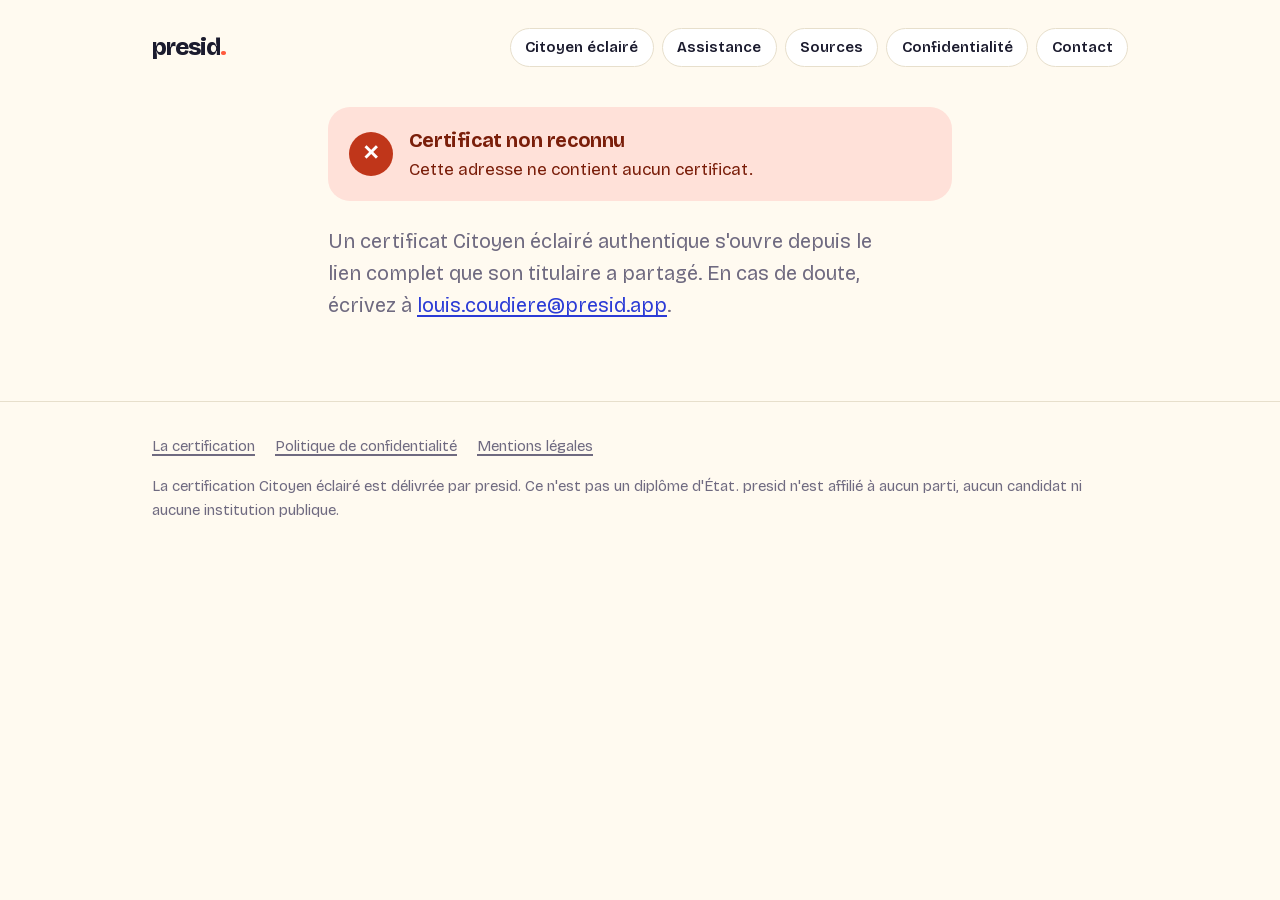
<file: verifier.html>
<!doctype html>
<html lang="fr">
<head>
<meta charset="utf-8">
<meta name="viewport" content="width=device-width, initial-scale=1">
<meta name="color-scheme" content="light">
<!-- Une page par personne certifiée : elle porte un nom, elle ne doit pas
     être indexée. Le certificat lui-même est dans l'adresse, après le « # ». -->
<meta name="robots" content="noindex">
<title>Vérifier un certificat — presid</title>
<meta name="description" content="Vérification d'un certificat Citoyen éclairé délivré par presid.">
<link rel="icon" href="images/icone.png" type="image/png">
<link rel="stylesheet" href="style.css">
<link rel="stylesheet" href="citoyen.css">
<script src="verifier.js" defer></script>
</head>
<body>

<header class="entete">
  <div class="enveloppe entete-rangee">
    <a class="marque" href="index.html">presid<span class="point">.</span></a>
    <nav class="nav">
      <a href="citoyen.html">Citoyen éclairé</a>
      <a href="assistance.html">Assistance</a>
      <a href="sources.html">Sources</a>
      <a href="confidentialite.html">Confidentialité</a>
      <a href="index.html#contact">Contact</a>
    </nav>
  </div>
</header>

<main class="enveloppe etroit verif">
  <div id="verdict" class="verdict attente">
    <span class="verdict-rond" aria-hidden="true"></span>
    <p>Vérification du certificat…</p>
  </div>
  <div id="resultat"></div>
</main>

<footer class="pied">
  <div class="enveloppe">
    <div class="liens">
      <a href="citoyen.html">La certification</a>
      <a href="confidentialite.html">Politique de confidentialité</a>
      <a href="mentions-legales.html">Mentions légales</a>
    </div>
    <p>La certification Citoyen éclairé est délivrée par presid. Ce n'est pas
      un diplôme d'État. presid n'est affilié à aucun parti, aucun candidat ni
      aucune institution publique.</p>
  </div>
</footer>

</body>
</html>
</file>
<file: style.css>
/* Bricolage Grotesque (SIL Open Font License 1.1) — hébergée ici :
   aucune requête vers un tiers depuis presid.app. */

@font-face {
  font-family: 'Bricolage Grotesque';
  font-style: normal;
  font-weight: 400 800;
  font-stretch: 100%;
  font-display: swap;
  src: url(fonts/bricolage-latin-ext.woff2) format('woff2');
  unicode-range: U+0100-02BA, U+02BD-02C5, U+02C7-02CC, U+02CE-02D7, U+02DD-02FF, U+0304, U+0308, U+0329, U+1D00-1DBF, U+1E00-1E9F, U+1EF2-1EFF, U+2020, U+20A0-20AB, U+20AD-20C0, U+2113, U+2C60-2C7F, U+A720-A7FF;
}
@font-face {
  font-family: 'Bricolage Grotesque';
  font-style: normal;
  font-weight: 400 800;
  font-stretch: 100%;
  font-display: swap;
  src: url(fonts/bricolage-latin.woff2) format('woff2');
  unicode-range: U+0000-00FF, U+0131, U+0152-0153, U+02BB-02BC, U+02C6, U+02DA, U+02DC, U+0304, U+0308, U+0329, U+2000-206F, U+20AC, U+2122, U+2191, U+2193, U+2212, U+2215, U+FEFF, U+FFFD;
}
/* presid.app — direction « 2c Riso confetti », alignée sur src/lib/theme.ts de l'app.
   Fond crème, aplats saturés, zéro ombre : la hiérarchie vient de la couleur et
   de la taille. Ne jamais utiliser la palette de l'État (#000091 / #E1000F). */

:root {
  --creme:#FFFAF0;
  --surface:#FFFFFF;
  --creux:#F1ECE0;
  --bord:#E7DFCC;
  --bord-fort:#D9CFB4;
  --encre:#1B1B2E;
  --encre-2:#6F6A80;
  --encre-3:#8D86A8;
  --bleu:#2B3BD6;
  --bleu-profond:#1A2699;
  --rouge:#FF5A3D;
  --rouge-profond:#C33417;
  --jaune:#FFE066;
  --sur-jaune:#7A6317;
  --vert:#0D8050;
  --vert-clair:#A6D75B;
  --ciel:#8ADEFF;
  --sable:#E9E2D0;
  --or:#F0CF4E;
  --r:20px;
  --r-pilule:999px;
}

*,*::before,*::after{box-sizing:border-box;}

html{ -webkit-text-size-adjust:100%; scroll-behavior:smooth; }

body{
  margin:0;
  background:var(--creme);
  color:var(--encre);
  font-family:"Bricolage Grotesque",-apple-system,BlinkMacSystemFont,"Segoe UI",Roboto,sans-serif;
  font-size:17px;
  line-height:1.6;
  font-optical-sizing:auto;
  -webkit-font-smoothing:antialiased;
}

.enveloppe{ max-width:64rem; margin:0 auto; padding:0 1.5rem; }
.etroit{ max-width:42rem; }

/* ---------- en-tête ---------- */
.entete{ padding:1.75rem 0 0; }
.entete-rangee{ display:flex; align-items:center; justify-content:space-between; gap:1rem; flex-wrap:wrap; }
.marque{ font-size:1.5rem; font-weight:800; letter-spacing:-.04em; text-decoration:none; color:var(--encre); }
.marque .point{ color:var(--rouge); }
.nav{ display:flex; gap:.5rem; flex-wrap:wrap; }
.nav a{
  font-size:.9375rem; font-weight:600; text-decoration:none; color:var(--encre);
  background:var(--surface); border:1px solid var(--bord);
  padding:.4rem .9rem; border-radius:var(--r-pilule);
}
.nav a:hover{ background:var(--jaune); border-color:var(--jaune); }
.nav a[aria-current="page"]{ background:var(--encre); color:var(--creme); border-color:var(--encre); }

/* ---------- titres ---------- */
h1{ font-size:clamp(2.4rem,7vw,4rem); line-height:1.03; letter-spacing:-.035em; font-weight:800; margin:0 0 1rem; }
h2{ font-size:clamp(1.5rem,3.6vw,2.1rem); line-height:1.12; letter-spacing:-.03em; font-weight:800; margin:3.5rem 0 1rem; }
h3{ font-size:1.125rem; font-weight:700; letter-spacing:-.015em; margin:0 0 .4rem; }
p{ margin:0 0 1rem; }
.chapo{ font-size:clamp(1.0625rem,2.2vw,1.25rem); color:var(--encre-2); max-width:34rem; }
.surligne{ background:var(--jaune); padding:0 .18em; border-radius:6px; box-decoration-break:clone; -webkit-box-decoration-break:clone; }

a{ color:var(--bleu); text-underline-offset:3px; text-decoration-thickness:2px; }
a:hover{ color:var(--bleu-profond); }

/* ---------- boutons ---------- */
.bouton{
  display:inline-flex; align-items:center; gap:.5rem;
  background:var(--bleu); color:#fff; font-weight:700; font-size:1.0625rem;
  padding:.85rem 1.6rem; border-radius:var(--r-pilule); text-decoration:none;
  border:2px solid var(--bleu);
}
.bouton:hover{ background:var(--bleu-profond); border-color:var(--bleu-profond); color:#fff; }
.bouton.fantome{ background:transparent; color:var(--encre); border-color:var(--bord-fort); }
.bouton.fantome:hover{ background:var(--jaune); border-color:var(--jaune); color:var(--encre); }
.sous-bouton{ font-size:.9375rem; color:var(--encre-2); margin-top:.85rem; }

/* ---------- héro ---------- */
.hero{ padding-top:3rem; padding-bottom:1rem; }   /* jamais `padding` en raccourci : il écraserait celui de .enveloppe */
.actions{ display:flex; gap:.75rem; flex-wrap:wrap; align-items:center; margin-top:1.75rem; }

/* ---------- captures ---------- */
.captures{
  display:flex; gap:1rem; overflow-x:auto; padding:2.5rem 1.5rem 1rem;
  /* la bande déborde à droite, mais son premier bord s'aligne sur la colonne de texte */
  padding-left:max(1.5rem, calc((100% - 64rem) / 2 + 1.5rem));
  scroll-snap-type:x mandatory; -webkit-overflow-scrolling:touch;
  scrollbar-width:none;
}
.captures::-webkit-scrollbar{ display:none; }
.capture{
  width:100%;
  border-radius:26px; overflow:hidden; border:1px solid var(--bord);
  background:var(--surface);
  -webkit-mask-image:linear-gradient(to bottom,#000 78%,transparent 100%);
  mask-image:linear-gradient(to bottom,#000 78%,transparent 100%);
}
.capture img{ display:block; width:100%; height:auto; }

/* ---------- grilles de cartes ---------- */
.grille{ display:grid; gap:1rem; grid-template-columns:repeat(auto-fit,minmax(15rem,1fr)); }
.carte{ background:var(--surface); border:1px solid var(--bord); border-radius:var(--r); padding:1.4rem 1.5rem; }
.carte p{ margin:0; color:var(--encre-2); font-size:.9688rem; }
.carte.jaune{ background:var(--jaune); border-color:var(--jaune); }
.carte.jaune p{ color:var(--sur-jaune); }
.carte.vert{ background:var(--vert-clair); border-color:var(--vert-clair); }
.carte.vert p{ color:#31501A; }
.carte.ciel{ background:var(--ciel); border-color:var(--ciel); }
.carte.ciel p{ color:#0F4E66; }
.carte.sable{ background:var(--sable); border-color:var(--sable); }
.carte.sable p{ color:#5F5844; }
.carte.or{ background:var(--or); border-color:var(--or); }
.carte.or p{ color:#6A5411; }

.numero{
  display:inline-flex; align-items:center; justify-content:center;
  width:2rem; height:2rem; border-radius:var(--r-pilule);
  background:var(--encre); color:var(--creme);
  font-weight:800; font-size:.9375rem; margin-bottom:.85rem;
}

/* ---------- chiffres ---------- */
.chiffres{ display:grid; gap:1rem; grid-template-columns:repeat(auto-fit,minmax(10rem,1fr)); }
.chiffre{ background:var(--creux); border-radius:var(--r); padding:1.25rem 1.4rem; }
.chiffre .valeur{ font-size:2.5rem; font-weight:800; letter-spacing:-.04em; line-height:1; }
.chiffre .libelle{ font-size:.9375rem; color:var(--encre-2); margin-top:.35rem; }

/* ---------- encart ---------- */
.encart{ background:var(--surface); border-left:5px solid var(--rouge); border-radius:0 var(--r) var(--r) 0; padding:1.25rem 1.5rem; margin:1.75rem 0; }
.encart p:last-child{ margin-bottom:0; }

/* ---------- listes ---------- */
ul.liste{ list-style:none; padding:0; margin:0; }
ul.liste li{ padding:.85rem 0; border-bottom:1px solid var(--bord); }
ul.liste li:last-child{ border-bottom:0; }

/* ---------- contact ---------- */
.contacts{ display:grid; gap:1rem; grid-template-columns:repeat(auto-fit,minmax(16rem,1fr)); }
.contact{ background:var(--surface); border:1px solid var(--bord); border-radius:var(--r); padding:1.25rem 1.4rem; }
.contact .nom{ font-weight:700; }
.contact a{ font-weight:600; word-break:break-word; }

/* ---------- pied ---------- */
.pied{ margin-top:5rem; border-top:1px solid var(--bord); padding:2rem 0 4rem; color:var(--encre-2); font-size:.9375rem; }
.pied a{ color:var(--encre-2); }
.pied .liens{ display:flex; gap:1.25rem; flex-wrap:wrap; margin-bottom:1rem; }

/* ---------- pages de texte ---------- */
.texte h2{ font-size:1.25rem; margin:2.5rem 0 .5rem; }
.texte p, .texte li{ color:var(--encre); }
.date{ color:var(--encre-2); font-size:.9375rem; }

@media (prefers-reduced-motion:reduce){ html{ scroll-behavior:auto; } }

/* Champ légal non renseigné : visible exprès, pour qu'il ne parte pas en ligne inaperçu. */
.acompleter{ background:var(--jaune); color:var(--sur-jaune); font-weight:700; padding:0 .35em; border-radius:6px; }

/* ============================================================
   LA RIVIÈRE
   Reprise à l'identique du dépli de l'app (src/components/CarteSection.tsx) :
   -10 px et scaleY 0,9 depuis le BORD HAUT, 280 ms, courbe décélérée,
   70 ms de décalage par rang. Aucun ressort : « je voulais un truc qui se
   déplie de haut en bas, pas en vibreur » (Louis, 15/08/2026).
   Le rang est posé par anim.js ; le HTML reste lisible sans JavaScript.
   ============================================================ */

@keyframes depli {
  from { opacity:0; transform:translateY(-10px) scaleY(.9); }
  to   { opacity:1; transform:none; }
}

/* Ce qui coule : les enfants directs d'une rivière, et les cartes des
   conteneurs qui, eux, ne sont qu'un support de mise en page. */
html.anime .riviere:not(.coule) > *,
html.anime .riviere:not(.coule) > .grille > *,
html.anime .riviere:not(.coule) > .chiffres > *,
html.anime .riviere:not(.coule) > .contacts > *,
html.anime .riviere:not(.coule) > .liste > li {
  opacity:0;
}
html.anime .riviere > *,
html.anime .riviere > .grille > *,
html.anime .riviere > .chiffres > *,
html.anime .riviere > .contacts > *,
html.anime .riviere > .liste > li { transform-origin:top; }
html.anime .riviere > .grille,
html.anime .riviere > .chiffres,
html.anime .riviere > .contacts,
html.anime .riviere > .liste { opacity:1; }

html.anime .riviere.coule > *,
html.anime .riviere.coule > .grille > *,
html.anime .riviere.coule > .chiffres > *,
html.anime .riviere.coule > .contacts > *,
html.anime .riviere.coule > .liste > li {
  animation:depli 280ms cubic-bezier(.215,.61,.355,1) backwards;
  animation-delay:calc(var(--rang,0) * 70ms);
}
html.anime .riviere.coule > .grille,
html.anime .riviere.coule > .chiffres,
html.anime .riviere.coule > .contacts,
html.anime .riviere.coule > .liste { animation:none; }

/* Le surlignage jaune se pose au pinceau, après le dépli du titre. */
.surligne{
  background:none;
  background-image:linear-gradient(var(--jaune),var(--jaune));
  background-repeat:no-repeat;
  background-position:left center;
  background-size:100% 100%;
}
html.anime .riviere .surligne{ background-size:0% 100%; }
html.anime .riviere.coule .surligne{
  background-size:100% 100%;
  transition:background-size 520ms cubic-bezier(.215,.61,.355,1) 300ms;
}

/* Les chiffres se comptent : chasse fixe, sinon la largeur tressaute. */
.chiffre .valeur{ font-variant-numeric:tabular-nums; }

/* Mouvement réduit : tout est là, tout de suite. */
@media (prefers-reduced-motion:reduce){
  html.anime .riviere:not(.coule) > *,
  html.anime .riviere:not(.coule) > .grille > *,
  html.anime .riviere:not(.coule) > .chiffres > *,
  html.anime .riviere:not(.coule) > .contacts > *,
  html.anime .riviere:not(.coule) > .liste > li { opacity:1; }
  html.anime .riviere.coule > *,
  html.anime .riviere.coule > .grille > *,
  html.anime .riviere.coule > .chiffres > *,
  html.anime .riviere.coule > .contacts > *,
  html.anime .riviere.coule > .liste > li { animation:none; }
  html.anime .riviere .surligne{ background-size:100% 100%; transition:none; }
}

/* ============================================================
   LES QUATRE AUTRES MOUVEMENTS
   Transposition riso de ce que faisait le site de Velk : des aplats qui
   dérivent, un objet qui flotte, un point qui bat, des cartes qui se
   soulèvent. Velk s'appuyait sur des ombres portées et des halos — la DA riso
   les interdit, donc tout passe ici par la couleur, l'échelle et le calage.
   ============================================================ */

/* --- 1. Les confettis qui dérivent -------------------------------------
   L'équivalent de l'« aurora » de Velk, mais en riso : des aplats NETS, pas
   des halos flous, et `mix-blend-mode: multiply` — c'est exactement ce que
   fait une riso quand deux passages de couleur se recouvrent. */
.hero{ position:relative; isolation:isolate; }
.confettis{
  position:absolute; inset:0; z-index:-1;
  overflow:hidden; pointer-events:none;
}
.confettis i{
  position:absolute; display:block; border-radius:50%;
  mix-blend-mode:multiply;
  animation:derive 22s ease-in-out infinite alternate;
}
/* Calage : aucun aplat ne franchit la colonne de texte, et aucun ne se fait
   couper à plat en haut — un cercle tranché net par un bord invisible passe
   pour un bug d'affichage, pas pour un parti pris. Seul le bord droit de
   l'écran a le droit de les rogner. */
.confettis{ opacity:.7; }
/* Tout reste DANS la colonne : `.confettis` épouse `.enveloppe`, donc un aplat
   qui déborderait à droite se ferait trancher net par le bord de la colonne,
   ce qui se lit comme un bug. La marge de 1,5 rem absorbe aussi le
   grossissement de la dérive. */
.confettis i:nth-child(1){ width:15rem;  height:15rem;  right:2rem;    top:1.25rem; background:var(--jaune);      animation-duration:24s; }
.confettis i:nth-child(2){ width:5rem;   height:5rem;   right:15rem;   top:13.5rem; background:var(--vert-clair); animation-duration:27s; animation-delay:-11s; }
.confettis i:nth-child(3){ width:3.5rem; height:3.5rem; right:.5rem;   top:2rem;    background:var(--rouge);      animation-duration:21s; animation-delay:-3s; }
/* Le quatrième aplat a été retiré quand le deck a pris la place : quatre
   cercles derrière une pile de cartes, ça devenait un fond d'écran. */
.confettis i:nth-child(4){ display:none; }
@keyframes derive{ to{ transform:translate(-1.6rem,1.2rem) scale(1.06); } }

/* Sous 60rem la colonne de texte occupe toute la largeur : les aplats
   passeraient sous les mots. On les efface plutôt que de les délaver. */
@media (max-width:60rem){ .confettis{ display:none; } }

/* --- 2. Le point de la marque, qui bat --------------------------------
   Velk avait une pastille « live » sur son bouton. Ici c'est le point du
   wordmark : le seul endroit où la marque a déjà un battement. */
.marque .point{ display:inline-block; animation:battement 2.8s ease-in-out infinite; }
@keyframes battement{ 50%{ opacity:.45; transform:scale(.78); } }

/* --- 3. Les captures qui flottent -------------------------------------
   Le téléphone de Velk flottait sur 7 s. Ici il y en a cinq : chacune est
   déphasée, sinon la bande respire d'un seul bloc et ça fait vague.
   Le dépli vit sur l'enveloppe, le flottement sur la carte : deux
   transformations sur deux éléments, jamais sur le même. */
.capture-flot{ flex:0 0 auto; width:min(260px,68vw); scroll-snap-align:center; }
.capture{ animation:flotte 9s ease-in-out infinite; }
.capture-flot:nth-child(2) .capture{ animation-delay:-1.8s; }
.capture-flot:nth-child(3) .capture{ animation-delay:-3.6s; }
.capture-flot:nth-child(4) .capture{ animation-delay:-5.4s; }
.capture-flot:nth-child(5) .capture{ animation-delay:-7.2s; }
@keyframes flotte{ 50%{ transform:translateY(-7px); } }

/* --- 4. Ce qui se soulève au survol -----------------------------------
   Velk montait ses cartes de 4 px et son bouton de 2. On garde les valeurs :
   elles sont justes. Sans ombre, c'est le décalage seul qui fait le relief. */
.carte, .chiffre, .contact, .capture-flot, .nav a, .bouton{
  transition:transform .2s cubic-bezier(.215,.61,.355,1), background-color .2s, border-color .2s, color .2s;
}
.carte:hover, .chiffre:hover, .contact:hover{ transform:translateY(-4px); }
.bouton:hover{ transform:translateY(-2px) scale(1.02); }
.nav a:hover{ transform:translateY(-2px); }
.capture-flot:hover{ transform:translateY(-6px); }

/* --- 5. Les 31 pastilles du corpus ------------------------------------
   L'équivalent de l'anneau qui se dessinait chez Velk : une figure qui se
   remplit toute seule. Ici elle DIT quelque chose — une pastille par
   personnalité suivie, pleine si elle franchit le seuil des cinq positions.
   Volontairement une grille et non un hémicycle : une demi-couronne de
   pastilles bleues se lirait comme une projection de sièges, ce que presid
   n'est pas. */
.pastilles{ display:flex; flex-wrap:wrap; gap:.55rem; margin:1.5rem 0 .75rem; }
.pastille{
  width:1.35rem; height:1.35rem; border-radius:50%;
  background:var(--bleu);
}
.pastille.sous-seuil{ background:transparent; border:2px solid var(--bord-fort); }
html.anime .riviere:not(.coule) .pastille{ opacity:0; }
html.anime .riviere.coule .pastille{
  animation:eclot 320ms cubic-bezier(.215,.61,.355,1) backwards;
  animation-delay:calc(300ms + var(--i,0) * 26ms);
}
@keyframes eclot{ from{ opacity:0; transform:scale(.2); } to{ opacity:1; transform:none; } }
.legende{ display:flex; gap:1.25rem; flex-wrap:wrap; font-size:.875rem; color:var(--encre-2); }
.legende span{ display:inline-flex; align-items:center; gap:.45rem; }
.legende i{ width:.8rem; height:.8rem; border-radius:50%; background:var(--bleu); }
.legende i.vide{ background:transparent; border:2px solid var(--bord-fort); }

/* Mouvement réduit : rien ne dérive, rien ne flotte, rien ne bat. */
@media (prefers-reduced-motion:reduce){
  .confettis i, .marque .point, .capture{ animation:none; }
  .carte:hover, .chiffre:hover, .contact:hover,
  .bouton:hover, .nav a:hover, .capture-flot:hover{ transform:none; }
  html.anime .riviere:not(.coule) .pastille{ opacity:1; }
  html.anime .riviere.coule .pastille{ animation:none; }
}

/* Le décor n'est pas dans la rivière : il est déjà là quand elle arrive. */
html.anime .riviere > .confettis{ opacity:1; animation:none; }

/* ============================================================
   LE GESTE — une carte qu'on swipe pour de vrai
   L'objet du héros. Chez Velk c'était un téléphone qui flottait ; ici c'est
   la seule chose que presid fait et qu'aucune capture ne montre. Et comme on
   peut la manipuler, elle démontre aussi la promesse : on swipe, et rien ne
   part nulle part. Huit énoncés RÉELS du corpus, trois de gauche, trois de
   droite, deux transversaux, alternés — un héros qui ne penche pas. Aucun nom
   sur la carte : la règle du produit vaut aussi sur le site.
   Le mouvement vit dans deck.js ; ici il n'y a que les trois positions de la
   pile et la façon d'aller de l'une à l'autre.
   ============================================================ */

.hero{
  display:grid;
  grid-template-columns:minmax(0,1fr) 19rem;
  column-gap:3.5rem;
  align-items:start;
}
.hero > h1, .hero > .chapo, .hero > .actions, .hero > .sous-bouton{ grid-column:1; }
.hero > .confettis{ grid-area:1 / 1 / -1 / -1; }
.hero > .deck{ grid-column:2; grid-row:1 / span 4; align-self:center; }

.deck{ display:flex; flex-direction:column; gap:1.1rem; }
.pile{ position:relative; height:13rem; }
.pile:focus-visible{ outline:3px solid var(--bleu); outline-offset:8px; border-radius:26px; }

.sujet{
  position:absolute; inset:0;
  border-radius:24px; padding:1.3rem 1.4rem;
  display:flex; flex-direction:column; gap:.9rem;
  overflow:hidden;
  /* Hors des trois premières places, la carte n'existe pas encore. */
  opacity:0; pointer-events:none; z-index:0;
  transform:translateY(1.5rem) scale(.9);
  transition:transform .32s cubic-bezier(.215,.61,.355,1), opacity .32s;
}
.sujet.p0{ transform:none;                        opacity:1; z-index:3; pointer-events:auto; cursor:grab;
           /* pan-y et pas none : un pouce qui part vers le haut depuis la carte
              doit continuer à faire défiler la page. Seul l'horizontal est à
              nous. Avec `none`, le téléphone se bloquait sur la carte. */
           touch-action:pan-y; }
.sujet.p1{ transform:translateY(.75rem) scale(.95); opacity:1; z-index:2; }
.sujet.p2{ transform:translateY(1.5rem) scale(.9);  opacity:1; z-index:1; }
/* Pendant la prise en main, la carte colle au doigt : aucune transition. */
.sujet.tire{ transition:none; cursor:grabbing; }
/* Remise au fond de la pile : instantanée, sinon la carte revient en glissant
   depuis l'endroit où elle vient de sortir. */
.sujet.mute{ transition:none; }
/* La sortie est la seule courbe ACCÉLÉRÉE du site : un swipe se lance, il ne
   se pose pas. */
.sujet.sort{ transition:transform .42s cubic-bezier(.55,0,.85,.35), opacity .42s ease-in; }

.sujet::after{
  content:''; position:absolute; right:-3rem; top:-3rem;
  width:9rem; height:9rem; border-radius:50%;
  background:rgba(27,27,46,.05);
}
.sujet p{ margin:auto 0 0; font-size:1.28rem; line-height:1.24; font-weight:800; letter-spacing:-.025em; color:var(--encre); }
.sujet .theme{
  align-self:flex-start; color:#fff; font-size:.75rem; font-weight:700;
  padding:.3rem .8rem; border-radius:var(--r-pilule);
}
.sujet.social       { background:#FFD9D0; } .sujet.social .theme       { background:#9E2703; }
.sujet.economie     { background:#FFE066; } .sujet.economie .theme     { background:#7A5200; }
.sujet.securite     { background:#A8E8FF; } .sujet.securite .theme     { background:#0F4E69; }
.sujet.ecologie     { background:#C9F27A; } .sujet.ecologie .theme     { background:#2E5C14; }
.sujet.immigration  { background:#C7D2FF; } .sujet.immigration .theme  { background:#1A2699; }
.sujet.institutions { background:#EDE7D6; } .sujet.institutions .theme { background:#5C5340; }

/* Les quatre votes : de vrais boutons, pour qui n'a ni souris ni doigt. Le
   glyphe autant que la couleur, comme dans l'app. */
.votes{ display:flex; justify-content:center; gap:1.1rem; }
.votes button{
  width:2.1rem; height:2.1rem; border-radius:50%; border:0; padding:0;
  display:inline-flex; align-items:center; justify-content:center;
  cursor:pointer; transition:transform .18s cubic-bezier(.215,.61,.355,1);
}
.votes svg{ width:1.1rem; height:1.1rem; fill:none; stroke:#fff; stroke-width:2.4; stroke-linecap:round; stroke-linejoin:round; }
.votes .deteste{ background:#8E2410; }
.votes .contre { background:#C0361A; }
.votes .pour   { background:#0D8050; }
.votes .adore  { background:#065C39; }
.votes button:hover, .votes button:focus-visible{ transform:scale(1.14); }
.votes button:focus-visible{ outline:3px solid var(--bleu); outline-offset:3px; }
/* Le bouton se marque quand la carte part de ce côté — au doigt comme au
   clavier, c'est le même retour. */
.votes button.vise{ transform:scale(1.24); }

.essai{ margin:0; text-align:center; font-size:.875rem; color:var(--encre-2); }

/* Une colonne : le geste passe sous le texte, et les aplats disparaissent. */
@media (max-width:60rem){
  .hero{ grid-template-columns:minmax(0,1fr); }
  .hero > .deck{ grid-column:1; grid-row:auto; margin:2.5rem auto 1rem; width:min(19rem,100%); }
}

@media (prefers-reduced-motion:reduce){
  .sujet, .votes button{ transition:none; }
}
</file>
<file: citoyen.css>
/* presid.app/citoyen — la certification « Citoyen éclairé ».
   S'ajoute à style.css sans rien y changer : mêmes tokens, même riso (aplats
   francs, zéro ombre, zéro dégradé), mêmes courbes. Deux règles de mouvement
   héritées de l'app et non négociables : décéléré, et JAMAIS de rebond. */

/* ---------- teintes des modules ----------
   Six reprennent les cartes-sujets de l'accueil ; ambre et lilas complètent
   le jeu de huit. Le fond est clair, l'encre foncée : contraste AA partout. */
.t-rouge { --fond:#FFD9D0; --ton:#9E2703; }
.t-bleu  { --fond:#C7D2FF; --ton:#1A2699; }
.t-jaune { --fond:#FFE066; --ton:#7A5200; }
.t-sable { --fond:#EDE7D6; --ton:#5C5340; }
.t-vert  { --fond:#C9F27A; --ton:#2E5C14; }
.t-ciel  { --fond:#A8E8FF; --ton:#0F4E69; }
.t-ambre { --fond:#FFD9A8; --ton:#8A4B00; }
.t-lilas { --fond:#E2D6FF; --ton:#4A2C8F; }
.t-encre { --fond:#1B1B2E; --ton:#FFFAF0; }

:root{ --brique:#C0361A; --courbe:cubic-bezier(.215,.61,.355,1); --sortie:cubic-bezier(.55,0,.85,.35); }

/* ============================================================
   L'ACCUEIL
   ============================================================ */

.etiquette{
  display:inline-flex; align-items:center; gap:.5rem;
  font-size:.8125rem; font-weight:700; letter-spacing:.02em;
  background:var(--surface); border:1px solid var(--bord);
  padding:.35rem .85rem; border-radius:var(--r-pilule); margin:0 0 1.4rem;
}
.etiquette .puce{ width:.5rem; height:.5rem; border-radius:50%; background:var(--rouge); animation:battement 2.8s ease-in-out infinite; }
.etiquette.claire{ background:rgba(255,250,240,.12); border-color:rgba(255,250,240,.2); color:var(--creme); margin-bottom:1rem; }

.cit-hero{
  position:relative; isolation:isolate;
  display:grid; grid-template-columns:minmax(0,1fr) 20rem; column-gap:3.5rem;
  align-items:center; padding-top:3.5rem; padding-bottom:1.5rem;
}
.cit-hero > .confettis{ grid-area:1 / 1 / -1 / -1; }
.cit-hero h1{ font-size:clamp(2.6rem,7.4vw,4.6rem); }
.meta{ list-style:none; padding:0; margin:2rem 0 0; display:flex; flex-wrap:wrap; gap:.5rem; }
.meta li{ font-size:.9375rem; color:var(--encre-2); background:var(--creux); border-radius:var(--r-pilule); padding:.4rem .9rem; }
.meta strong{ color:var(--encre); font-weight:800; }

/* Le badge du héros : un sceau qui tourne très lentement, et la carte telle
   qu'elle apparaîtra sur un profil. Il flotte comme les captures de l'accueil. */
.cit-hero-badge{ display:flex; flex-direction:column; align-items:center; gap:1.1rem; animation:flotte 9s ease-in-out infinite; }
.badge{ position:relative; width:13.5rem; height:13.5rem; }
.sceau{ width:100%; height:100%; animation:tourne 40s linear infinite; }
.sceau-fond{ fill:var(--bleu); }
.sceau text{ fill:var(--creme); font-size:13px; font-weight:800; }
.sceau-coeur{
  position:absolute; inset:24%; border-radius:50%;
  background:var(--jaune); color:var(--encre);
  display:flex; align-items:center; justify-content:center;
  font-size:3.6rem; font-weight:800; letter-spacing:-.05em; line-height:1;
}
.sceau-coeur span{ color:var(--rouge); }
@keyframes tourne{ to{ transform:rotate(360deg); } }
.badge-carte{
  background:var(--surface); border:1px solid var(--bord); border-radius:18px;
  padding:.85rem 1.2rem; text-align:center; display:flex; flex-direction:column; gap:.1rem;
  min-width:15rem;
}
.badge-sur{ font-size:.75rem; font-weight:700; color:var(--encre-2); text-transform:uppercase; letter-spacing:.08em; }
.badge-carte strong{ font-size:1.2rem; letter-spacing:-.02em; }
.badge-emetteur{ font-size:.8125rem; color:var(--encre-2); }

@media (max-width:60rem){
  .cit-hero{ grid-template-columns:minmax(0,1fr); }
  .cit-hero-badge{ margin:3rem auto .5rem; }
}

/* ---------- progression ---------- */
.titre-rangee{ display:flex; align-items:baseline; justify-content:space-between; gap:1rem; flex-wrap:wrap; }
.titre-rangee h2{ margin-bottom:.5rem; }
.progression-texte{ margin:0; color:var(--encre-2); font-weight:600; font-size:.9375rem; }
.progression{ display:grid; grid-template-columns:repeat(8,1fr); gap:.35rem; margin:0 0 1.5rem; }
.progression i{ height:.45rem; border-radius:var(--r-pilule); background:var(--creux); position:relative; overflow:hidden; }
.progression i::after{
  content:''; position:absolute; inset:0; background:var(--vert);
  transform:scaleX(0); transform-origin:left; transition:transform .6s var(--courbe);
}
.progression i.fait::after{ transform:scaleX(1); }

/* ---------- les huit modules ---------- */
.modules{ display:grid; gap:1rem; grid-template-columns:repeat(auto-fill,minmax(14.5rem,1fr)); }
.module{
  position:relative; overflow:hidden; isolation:isolate;
  text-align:left; font:inherit; color:var(--encre); cursor:pointer;
  background:var(--fond); border:0; border-radius:var(--r);
  padding:1.3rem 1.35rem 1.2rem; min-height:12.5rem;
  display:flex; flex-direction:column; gap:.4rem;
  transition:transform .2s var(--courbe);
}
.module::after{
  content:''; position:absolute; z-index:-1; right:-2.5rem; top:-2.5rem;
  width:8rem; height:8rem; border-radius:50%; background:rgba(27,27,46,.06);
  transition:transform .5s var(--courbe);
}
.module:hover{ transform:translateY(-4px); }
.module:hover::after{ transform:scale(1.35); }
.module:focus-visible{ outline:3px solid var(--bleu); outline-offset:3px; }
.module-num{ font-size:2.4rem; font-weight:800; letter-spacing:-.05em; line-height:1; color:var(--ton); }
.module h3{ margin:.35rem 0 0; font-size:1.125rem; line-height:1.2; }
.module p{ margin:0; font-size:.9375rem; color:var(--encre-2); line-height:1.4; }
.module-pied{ margin-top:auto; padding-top:.8rem; display:flex; align-items:center; justify-content:space-between; gap:.5rem; }
.module-duree{ font-size:.8125rem; font-weight:600; color:var(--ton); }
.statut{
  font-size:.75rem; font-weight:700; padding:.25rem .65rem; border-radius:var(--r-pilule);
  background:rgba(255,255,255,.65); color:var(--ton);
}
.statut.fait{ background:var(--ton); color:var(--fond); }

html.anime .riviere:not(.coule) .module{ opacity:0; }
html.anime .riviere.coule .module{
  animation:depli 280ms var(--courbe) backwards;
  animation-delay:calc(200ms + var(--i,0) * 70ms);
  transform-origin:top;
}

/* ---------- la carte de l'examen ---------- */
.examen-carte{
  margin-top:1rem; background:var(--encre); color:var(--creme);
  border-radius:var(--r); padding:1.6rem 1.75rem;
  display:flex; align-items:center; justify-content:space-between; gap:1.5rem; flex-wrap:wrap;
  position:relative; overflow:hidden; isolation:isolate;
}
.examen-carte::before, .examen-carte::after{
  content:''; position:absolute; z-index:-1; border-radius:50%;
}
.examen-carte::before{ width:11rem; height:11rem; right:-3rem; bottom:-5rem; background:var(--bleu); }
.examen-carte::after{ width:4rem; height:4rem; right:7rem; top:-1.5rem; background:var(--rouge); }
.examen-carte h3{ font-size:1.375rem; margin:0 0 .4rem; }
.examen-carte p{ margin:0; color:rgba(255,250,240,.72); max-width:34rem; font-size:.9688rem; }
.bouton.clair{ background:var(--jaune); border-color:var(--jaune); color:var(--encre); }
.bouton.clair:hover{ background:var(--creme); border-color:var(--creme); color:var(--encre); }

/* ============================================================
   LE TEXTE ANIMÉ
   Chaque mot monte de 0,35 em, 14 ms après le précédent. Les mots-clés
   reçoivent ensuite le surlignage jaune, au pinceau, de gauche à droite.
   ============================================================ */
.m{ display:inline-block; }
.joue .m{
  animation:mot 420ms var(--courbe) backwards;
  animation-delay:calc(var(--base,0ms) + var(--i,0) * 14ms);
}
@keyframes mot{ from{ opacity:0; transform:translateY(.35em); } }

.cle{
  font-weight:700; color:var(--encre);
  background-image:linear-gradient(var(--jaune),var(--jaune));
  background-repeat:no-repeat; background-position:left 88%;
  background-size:100% 38%;
  padding:0 .06em; box-decoration-break:clone; -webkit-box-decoration-break:clone;
}
.joue .cle{ animation:pinceau 520ms var(--courbe) backwards; animation-delay:calc(var(--base,0ms) + var(--d,0) * 14ms + 260ms); }
@keyframes pinceau{ from{ background-size:0% 38%; } }

/* Le h1 du héros : même montée, mot par mot, au chargement. */
.cit-hero .surligne{ background-size:100% 100%; }
.cit-hero .joue .surligne,
.cit-hero h1.joue .surligne{ animation:surligne 620ms var(--courbe) backwards; animation-delay:calc(var(--d,0) * 14ms + 380ms); }
@keyframes surligne{ from{ background-size:0% 100%; } }

/* ============================================================
   LE LECTEUR
   Plein écran, crème, une colonne. Un écran sort vers le haut (courbe
   accélérée : il s'en va), le suivant se déplie depuis le haut (décélérée :
   il se pose). 70 ms par rang, comme la rivière.
   ============================================================ */
body.lit{ overflow:hidden; }
.lecteur{
  position:fixed; inset:0; z-index:50; background:var(--creme);
  display:grid; grid-template-rows:auto auto 1fr auto;
  animation:lecteur-entre 320ms var(--courbe);
}
.lecteur[hidden]{ display:none; }
.lecteur.part{ animation:lecteur-sort 220ms var(--sortie) forwards; }
@keyframes lecteur-entre{ from{ opacity:0; transform:translateY(24px); } }
@keyframes lecteur-sort{ to{ opacity:0; transform:translateY(24px); } }

.lecteur-haut{
  display:grid; grid-template-columns:auto 1fr auto; align-items:center; gap:1rem;
  padding:1rem max(1rem, calc((100% - 44rem) / 2)) .75rem;
}
.fermer{
  width:2.5rem; height:2.5rem; border-radius:50%; border:1px solid var(--bord);
  background:var(--surface); cursor:pointer; display:inline-flex; align-items:center; justify-content:center;
  transition:background-color .2s, transform .2s var(--courbe);
}
.fermer:hover{ background:var(--jaune); border-color:var(--jaune); transform:rotate(90deg); }
.fermer svg{ width:1.1rem; height:1.1rem; fill:none; stroke:var(--encre); stroke-width:2.4; stroke-linecap:round; }
.lecteur-titre{ font-weight:700; font-size:.9375rem; white-space:nowrap; overflow:hidden; text-overflow:ellipsis; }
.lecteur-titre span{ color:var(--encre-2); font-weight:600; }
.lecteur-compte{ font-size:.875rem; font-weight:700; color:var(--encre-2); font-variant-numeric:tabular-nums; }

.lecteur-barre{ height:.35rem; margin:0 max(1rem, calc((100% - 44rem) / 2)); background:var(--creux); border-radius:var(--r-pilule); overflow:hidden; }
.lecteur-barre i{ display:block; height:100%; width:100%; background:var(--ton,var(--bleu)); border-radius:inherit; transform-origin:left; transform:scaleX(0); transition:transform .5s var(--courbe); }

.scene{ overflow-y:auto; overflow-x:hidden; padding:2.5rem 1.25rem 2rem; -webkit-overflow-scrolling:touch; }
.ecran{ max-width:40rem; margin:0 auto; min-height:100%; display:flex; flex-direction:column; justify-content:center; }
.ecran > *{ animation:depli 300ms var(--courbe) backwards; animation-delay:calc(var(--r,0) * 70ms); transform-origin:top; }
.ecran.sort{ animation:ecran-sort 200ms var(--sortie) forwards; }
.ecran.sort > *{ animation:none; }
@keyframes ecran-sort{ to{ opacity:0; transform:translateY(-14px); } }

.lecteur-bas{
  padding:.9rem max(1.25rem, calc((100% - 40rem) / 2)) calc(1.1rem + env(safe-area-inset-bottom));
  border-top:1px solid var(--bord); background:var(--creme);
  display:flex; justify-content:flex-end; align-items:center; gap:1rem;
}
.lecteur-bas .aide{ margin-right:auto; font-size:.875rem; color:var(--encre-2); }
.lecteur-bas .bouton{ min-width:10rem; justify-content:center; cursor:pointer; font-family:inherit; }
.lecteur-bas .bouton:disabled{ background:var(--creux); border-color:var(--creux); color:var(--encre-3); cursor:not-allowed; transform:none; }
.lecteur-bas.cache{ visibility:hidden; }

/* ---------- les briques d'un écran ---------- */
.sur{
  align-self:flex-start; font-size:.8125rem; font-weight:700; letter-spacing:.02em;
  color:var(--ton); background:var(--fond); padding:.3rem .8rem; border-radius:var(--r-pilule); margin:0 0 1rem;
}
.ecran h2{ font-size:clamp(1.75rem,5vw,2.5rem); line-height:1.08; letter-spacing:-.035em; margin:0 0 1.1rem; }
.texte-cours{ font-size:clamp(1.0625rem,2.4vw,1.25rem); line-height:1.55; margin:0; color:var(--encre); }
.citation{ font-size:1.1rem; font-style:italic; color:var(--encre-2); margin:0 0 1.25rem; }

.faits{ display:grid; gap:.75rem; grid-template-columns:repeat(auto-fit,minmax(9rem,1fr)); margin-top:1.75rem; }
.fait{ background:var(--fond); border-radius:var(--r); padding:1.1rem 1.2rem; }
.fait .v{ font-size:clamp(2rem,6vw,2.75rem); font-weight:800; letter-spacing:-.045em; line-height:1; color:var(--ton); font-variant-numeric:tabular-nums; }
.fait .l{ font-size:.9375rem; color:var(--encre-2); margin-top:.35rem; line-height:1.3; }

.mots-liste{ display:grid; gap:.6rem; margin-top:.5rem; }
.mot-item{
  background:var(--surface); border:1px solid var(--bord); border-left:5px solid var(--ton);
  border-radius:0 16px 16px 0; padding:.85rem 1.1rem;
  animation:depli 300ms var(--courbe) backwards; animation-delay:calc(300ms + var(--i,0) * 90ms); transform-origin:top;
}
.mot-item strong{ display:block; font-size:1.0625rem; letter-spacing:-.01em; }
.mot-item span{ font-size:.9688rem; color:var(--encre-2); line-height:1.45; }

.duo{ display:grid; grid-template-columns:1fr auto 1fr; align-items:stretch; gap:.75rem; margin-top:.5rem; }
.duo-carte{ background:var(--fond); border-radius:var(--r); padding:1.3rem 1.3rem; }
.duo-carte:last-child{ background:var(--surface); border:1px solid var(--bord); }
.duo-carte strong{ display:block; font-size:1.2rem; letter-spacing:-.02em; margin-bottom:.5rem; color:var(--ton); }
.duo-carte span{ font-size:1rem; line-height:1.5; color:var(--encre); }
.duo-ou{
  align-self:center; width:2.6rem; height:2.6rem; border-radius:50%;
  background:var(--encre); color:var(--creme); font-weight:800; font-size:.875rem;
  display:flex; align-items:center; justify-content:center;
}
@media (max-width:40rem){
  .duo{ grid-template-columns:1fr; }
  .duo-ou{ justify-self:center; margin:-.25rem 0; }
}

/* ---------- intro et fin de module ---------- */
.intro-num{
  font-size:clamp(6rem,22vw,10rem); font-weight:800; letter-spacing:-.07em; line-height:.8;
  color:var(--ton); margin:0 0 1.5rem;
  display:flex; align-items:flex-end; gap:.75rem;
}
.intro-num small{ font-size:1rem; letter-spacing:0; font-weight:700; color:var(--encre-3); margin-bottom:.6rem; }
.intro-meta{ display:flex; flex-wrap:wrap; gap:.5rem; margin-top:1.5rem; }
.intro-meta span{ font-size:.875rem; font-weight:600; background:var(--fond); color:var(--ton); padding:.35rem .85rem; border-radius:var(--r-pilule); }

/* ---------- vrai / faux : une carte qu'on jette ---------- */
.q-titre{ font-size:.8125rem; font-weight:700; color:var(--encre-2); text-transform:uppercase; letter-spacing:.08em; margin:0 0 .9rem; }
.vf-zone{ position:relative; height:15rem; margin:0 0 1.25rem; }
.vf-carte{
  position:absolute; inset:0; border-radius:26px; background:var(--fond);
  padding:1.6rem 1.6rem; display:flex; align-items:flex-end; overflow:hidden;
  touch-action:pan-y; cursor:grab; user-select:none; -webkit-user-select:none;
  transition:transform .32s var(--courbe), background-color .25s;
}
.vf-carte::after{ content:''; position:absolute; right:-3rem; top:-3rem; width:9rem; height:9rem; border-radius:50%; background:rgba(27,27,46,.06); }
.vf-carte p{ margin:0; font-size:clamp(1.3rem,3.6vw,1.6rem); line-height:1.22; font-weight:800; letter-spacing:-.025em; }
.vf-carte.tire{ transition:none; cursor:grabbing; }
.vf-carte.sort{ transition:transform .42s var(--sortie), opacity .42s ease-in; }
.vf-carte:focus-visible{ outline:3px solid var(--bleu); outline-offset:6px; }
/* Le tampon apparaît pendant qu'on tire : il dit ce que le geste va répondre. */
.tampon{
  position:absolute; top:1.3rem; padding:.3rem .8rem; border-radius:10px;
  font-weight:800; font-size:1.05rem; letter-spacing:.06em; color:#fff; opacity:0;
  transition:opacity .12s;
}
.tampon.vrai{ left:1.3rem; background:var(--vert); transform:rotate(-8deg); }
.tampon.faux{ right:1.3rem; background:var(--brique); transform:rotate(8deg); }
.vf-dos{
  position:absolute; inset:.9rem .9rem -.6rem; border-radius:26px; background:var(--creux); z-index:-1;
}
.vf-boutons{ display:grid; grid-template-columns:1fr 1fr; gap:.75rem; }
.vf-boutons button{
  font:inherit; font-weight:800; font-size:1.0625rem; cursor:pointer;
  padding:.95rem 1rem; border-radius:var(--r-pilule); border:2px solid transparent; color:#fff;
  display:inline-flex; align-items:center; justify-content:center; gap:.5rem;
  transition:transform .18s var(--courbe), opacity .2s;
}
.vf-boutons svg{ width:1.2rem; height:1.2rem; fill:none; stroke:#fff; stroke-width:2.6; stroke-linecap:round; stroke-linejoin:round; }
.vf-boutons .faux{ background:var(--brique); }
.vf-boutons .vrai{ background:var(--vert); }
.vf-boutons button:hover, .vf-boutons button.vise{ transform:translateY(-2px) scale(1.03); }
.vf-boutons button:focus-visible{ outline:3px solid var(--bleu); outline-offset:3px; }
.vf-boutons button:disabled{ opacity:.35; cursor:default; transform:none; }
.vf-aide{ text-align:center; font-size:.875rem; color:var(--encre-2); margin:.8rem 0 0; }

/* ---------- QCM ---------- */
.q-enonce{ font-size:clamp(1.35rem,3.8vw,1.75rem); line-height:1.2; letter-spacing:-.025em; font-weight:800; margin:0 0 1.5rem; }
.choix{ display:grid; gap:.65rem; }
.choix button{
  font:inherit; text-align:left; cursor:pointer; color:var(--encre);
  background:var(--surface); border:2px solid var(--bord); border-radius:18px;
  padding:1rem 1.15rem; font-size:1.0625rem; font-weight:600; line-height:1.35;
  display:grid; grid-template-columns:auto 1fr auto; align-items:center; gap:.9rem;
  transition:transform .18s var(--courbe), background-color .2s, border-color .2s, color .2s, opacity .3s;
  animation:depli 300ms var(--courbe) backwards; animation-delay:calc(220ms + var(--i,0) * 70ms); transform-origin:top;
}
.choix button:hover:not(:disabled){ transform:translateX(4px); border-color:var(--ton,var(--bleu)); }
.choix button:focus-visible{ outline:3px solid var(--bleu); outline-offset:2px; }
.choix .lettre{
  width:1.9rem; height:1.9rem; border-radius:50%; background:var(--creux);
  display:inline-flex; align-items:center; justify-content:center; font-weight:800; font-size:.875rem;
  transition:background-color .2s, color .2s;
}
.choix .marque-rep{ width:1.4rem; height:1.4rem; opacity:0; transform:scale(.4); transition:opacity .25s, transform .3s var(--courbe); }
.choix .marque-rep svg{ width:100%; height:100%; fill:none; stroke:currentColor; stroke-width:2.8; stroke-linecap:round; stroke-linejoin:round; }
.choix button:disabled{ cursor:default; }
.choix button.juste{ background:#D6F5E3; border-color:var(--vert); color:#064A2E; }
.choix button.juste .lettre{ background:var(--vert); color:#fff; }
.choix button.faux{ background:#FFE1D9; border-color:var(--brique); color:#7A1E0A; }
.choix button.faux .lettre{ background:var(--brique); color:#fff; }
.choix button.juste .marque-rep, .choix button.faux .marque-rep{ opacity:1; transform:none; }
.choix button.eteint{ opacity:.45; }

/* ---------- remettre dans l'ordre ---------- */
.emplacements{ list-style:none; padding:0; margin:0 0 1.25rem; display:grid; gap:.45rem; counter-reset:etape; }
.emplacements li{
  counter-increment:etape; min-height:3.1rem; border-radius:14px;
  border:2px dashed var(--bord-fort); display:flex; align-items:center; gap:.8rem; padding:.55rem .9rem;
  color:var(--encre-3); font-weight:600; transition:background-color .25s, border-color .25s, color .25s;
}
.emplacements li::before{
  content:counter(etape); width:1.7rem; height:1.7rem; flex:none; border-radius:50%;
  background:var(--creux); display:inline-flex; align-items:center; justify-content:center;
  font-weight:800; font-size:.8125rem; color:var(--encre-2);
}
.emplacements li.plein{ border-style:solid; border-color:var(--fond); background:var(--fond); color:var(--encre); }
.emplacements li.plein::before{ background:var(--ton); color:var(--fond); }
.emplacements li.plein span{ animation:depli 280ms var(--courbe); }
.reserve{ display:flex; flex-wrap:wrap; gap:.5rem; }
.reserve button{
  font:inherit; font-weight:600; font-size:.9688rem; cursor:pointer;
  background:var(--surface); border:2px solid var(--bord); border-radius:var(--r-pilule);
  padding:.6rem 1rem; color:var(--encre);
  transition:transform .18s var(--courbe), opacity .25s, background-color .2s, border-color .2s;
  animation:depli 280ms var(--courbe) backwards; animation-delay:calc(260ms + var(--i,0) * 60ms);
}
.reserve button:hover{ transform:translateY(-2px); border-color:var(--ton); }
.reserve button.pris{ opacity:0; pointer-events:none; transform:scale(.8); }
.reserve button.rate{ background:#FFE1D9; border-color:var(--brique); }
.reserve button:focus-visible{ outline:3px solid var(--bleu); outline-offset:2px; }

/* ---------- l'idée reçue ---------- */
.piege{ position:relative; }
.piege-carte{
  background:var(--encre); color:var(--creme); border-radius:26px; padding:2rem 1.75rem 1.75rem;
  position:relative; overflow:hidden; isolation:isolate;
}
.piege-carte::after{ content:''; position:absolute; z-index:-1; width:10rem; height:10rem; border-radius:50%; right:-3rem; bottom:-4rem; background:var(--rouge); }
.piege-sur{ font-size:.8125rem; font-weight:700; letter-spacing:.08em; text-transform:uppercase; color:rgba(255,250,240,.6); margin:0 0 .9rem; }
.piege-mythe{ font-size:clamp(1.5rem,4.4vw,2.1rem); line-height:1.15; letter-spacing:-.03em; font-weight:800; margin:0; }
.piege-mythe::before{ content:'« '; color:var(--jaune); }
.piege-mythe::after{ content:' »'; color:var(--jaune); }
.piege-tampon{
  position:absolute; right:1.4rem; top:1.4rem; background:var(--brique); color:#fff;
  font-weight:800; letter-spacing:.08em; padding:.3rem .8rem; border-radius:10px; transform:rotate(8deg);
  opacity:0;
}
.piege.revele .piege-tampon{ animation:tampon 380ms var(--courbe) forwards; }
@keyframes tampon{ from{ opacity:0; transform:rotate(8deg) scale(1.8); } to{ opacity:1; transform:rotate(8deg) scale(1); } }
.piege-verite{ margin-top:1rem; background:var(--surface); border:1px solid var(--bord); border-radius:22px; padding:1.3rem 1.4rem; }
.piege-verite[hidden]{ display:none; }
.piege-verite{ animation:depli 320ms var(--courbe); transform-origin:top; }
.piege-verite p{ margin:0; font-size:1.0938rem; line-height:1.55; }
.demeler{ margin-top:1rem; align-self:flex-start; cursor:pointer; font-family:inherit; }

/* ---------- le retour après une réponse ---------- */
.retour{
  margin-top:1.25rem; border-radius:20px; padding:1.1rem 1.25rem;
  display:grid; grid-template-columns:auto 1fr; gap:.9rem; align-items:start;
  animation:depli 320ms var(--courbe); transform-origin:top;
}
.retour.bon{ background:#D6F5E3; color:#064A2E; }
.retour.rate{ background:#FFE1D9; color:#7A1E0A; }
.retour-icone{ width:2.2rem; height:2.2rem; border-radius:50%; display:flex; align-items:center; justify-content:center; }
.retour.bon .retour-icone{ background:var(--vert); }
.retour.rate .retour-icone{ background:var(--brique); }
.retour-icone svg{ width:1.15rem; height:1.15rem; fill:none; stroke:#fff; stroke-width:2.8; stroke-linecap:round; stroke-linejoin:round; }
.retour strong{ display:block; font-size:1.125rem; letter-spacing:-.01em; margin-bottom:.15rem; }
.retour p{ margin:0; font-size:.9844rem; line-height:1.5; color:inherit; }

/* ---------- fin de module et résultat d'examen ---------- */
.fin{ text-align:center; align-items:center; position:relative; }
.fin .sur{ align-self:center; }
.fin-score{ font-size:clamp(4.5rem,18vw,7.5rem); font-weight:800; letter-spacing:-.06em; line-height:.9; margin:.5rem 0 .25rem; font-variant-numeric:tabular-nums; }
.fin-score small{ font-size:.4em; color:var(--encre-3); letter-spacing:-.02em; }
.fin p{ color:var(--encre-2); max-width:30rem; margin-left:auto; margin-right:auto; }
.fin-actions{ display:flex; gap:.75rem; flex-wrap:wrap; justify-content:center; margin-top:1rem; }
.fin-actions .bouton{ cursor:pointer; font-family:inherit; }
.sources{ margin-top:1.75rem; text-align:left; width:100%; background:var(--surface); border:1px solid var(--bord); border-radius:18px; padding:1rem 1.2rem; }
.sources strong{ font-size:.8125rem; text-transform:uppercase; letter-spacing:.08em; color:var(--encre-2); }
.sources ul{ margin:.4rem 0 0; padding-left:1.1rem; }
.sources li{ font-size:.9375rem; margin:.2rem 0; }

.bilan{ width:100%; display:grid; gap:.55rem; margin:1.5rem 0 .5rem; text-align:left; }
.bilan-ligne{ display:grid; grid-template-columns:minmax(0,11rem) 1fr auto; align-items:center; gap:.8rem; font-size:.9375rem; }
.bilan-ligne span:first-child{ font-weight:600; white-space:nowrap; overflow:hidden; text-overflow:ellipsis; }
.bilan-piste{ height:.6rem; border-radius:var(--r-pilule); background:var(--creux); overflow:hidden; }
.bilan-piste i{ display:block; height:100%; background:var(--ton); border-radius:inherit; transform-origin:left; transform:scaleX(0); transition:transform .8s var(--courbe); }
.bilan-ligne b{ font-variant-numeric:tabular-nums; }

/* Les confettis de réussite : des aplats ronds qui s'écartent du centre et
   s'effacent. Pas de gravité, pas de rebond — une riso qui éclate. */
.eclats{ position:absolute; left:50%; top:30%; width:0; height:0; pointer-events:none; }
.eclats i{
  position:absolute; left:0; top:0; border-radius:50%; mix-blend-mode:multiply;
  animation:eclat 1.3s var(--courbe) forwards; animation-delay:var(--retard,0ms);
}
@keyframes eclat{
  from{ opacity:1; transform:translate(-50%,-50%) scale(.2); }
  70%{ opacity:1; }
  to{ opacity:0; transform:translate(calc(-50% + var(--x)),calc(-50% + var(--y))) scale(1); }
}

/* ---------- le certificat ---------- */
.certificat{
  width:100%; margin:1.5rem 0 1rem; text-align:left;
  background:var(--surface); border:1px solid var(--bord); border-radius:24px;
  padding:1.6rem 1.6rem 1.4rem; position:relative; overflow:hidden; isolation:isolate;
}
.certificat::before{ content:''; position:absolute; z-index:-1; width:12rem; height:12rem; border-radius:50%; right:-4rem; top:-4rem; background:var(--jaune); }
.certificat::after{ content:''; position:absolute; z-index:-1; width:4.5rem; height:4.5rem; border-radius:50%; right:1.5rem; bottom:-1.75rem; background:var(--ciel); mix-blend-mode:multiply; }
.certificat-haut{ display:flex; align-items:center; gap:.9rem; margin-bottom:1.4rem; }
.mini-sceau{ width:3.2rem; height:3.2rem; border-radius:50%; background:var(--bleu); display:flex; align-items:center; justify-content:center; flex:none; }
.mini-sceau span{ width:2.1rem; height:2.1rem; border-radius:50%; background:var(--jaune); font-weight:800; display:flex; align-items:center; justify-content:center; font-size:1.2rem; }
.mini-sceau b{ color:var(--rouge); }
.certificat-haut div{ font-size:.8125rem; font-weight:700; color:var(--encre-3); text-transform:uppercase; letter-spacing:.08em; line-height:1.3; }
.certificat-haut div strong{ display:block; color:var(--encre); text-transform:none; letter-spacing:-.02em; font-size:1.25rem; }
/* .fin centre et grise ses paragraphes : le certificat, lui, reste aligné à gauche et à l'encre. */
.fin .certificat p{ max-width:none; margin-left:0; margin-right:0; }
.fin .certificat .certificat-nom{ color:var(--encre); }
.fin .certificat .certificat-nom.vide{ color:var(--encre-3); }
.certificat-nom{ font-size:clamp(1.6rem,5vw,2.2rem); font-weight:800; letter-spacing:-.035em; line-height:1.05; margin:0 0 .3rem; min-height:1.1em; overflow-wrap:anywhere; }
.certificat-nom.vide{ color:var(--encre-3); }
.certificat-ligne{ color:var(--encre-2); font-size:.9375rem; margin:0; }
.certificat-pied{ display:flex; flex-wrap:wrap; gap:.5rem; margin-top:1.2rem; }
.certificat-pied span{ font-size:.8125rem; font-weight:600; background:var(--creux); border-radius:var(--r-pilule); padding:.3rem .75rem; }
.certificat-apercu{ font-size:.8125rem; color:var(--sur-jaune); background:var(--jaune); border-radius:10px; padding:.45rem .75rem; margin-top:1rem; display:inline-block; }

.champ-nom{ width:100%; text-align:left; }
.champ-nom label{ display:block; font-weight:700; font-size:.9375rem; margin-bottom:.4rem; }
.champ-nom input{
  width:100%; font:inherit; font-size:1.0625rem; padding:.85rem 1.1rem;
  border:2px solid var(--bord-fort); border-radius:16px; background:var(--surface); color:var(--encre);
  transition:border-color .2s;
}
.champ-nom input:focus{ outline:none; border-color:var(--bleu); }
.champ-nom small{ display:block; margin-top:.4rem; color:var(--encre-2); font-size:.8125rem; }
.bouton.linkedin{ background:var(--encre); border-color:var(--encre); }
.bouton:disabled{ opacity:.45; cursor:not-allowed; transform:none; }

/* ---------- impression du certificat ---------- */
#impression{ display:none; }
@media print{
  body > *:not(#impression){ display:none !important; }
  #impression{ display:block; padding:2cm; }
  #impression .certificat{ border:2px solid var(--encre); }
  *{ -webkit-print-color-adjust:exact; print-color-adjust:exact; }
}

/* ---------- mouvement réduit : tout est là, tout de suite ---------- */
@media (prefers-reduced-motion:reduce){
  .joue .m, .joue .cle, .ecran > *, .mot-item, .choix button, .reserve button,
  .retour, .piege-verite, .lecteur, .cit-hero-badge, .sceau, .etiquette .puce,
  .cit-hero h1.joue .surligne{ animation:none !important; }
  .eclats{ display:none; }
  .vf-carte, .choix button{ transition:none; }
}

/* ---------- ajustements ---------- */
/* L'examen est « encre » : sa barre doit rester visible sur le crème. */
.lecteur.t-encre .lecteur-barre i{ background:var(--encre); }
/* La carte figée après la réponse : plus de geste, le tampon dit la vérité. */
.vf-carte.figee{ cursor:default; touch-action:auto; animation:depli 300ms var(--courbe); transform-origin:top; }
@media (hover:none){ .lecteur-bas .aide{ display:none; } }
.lecteur-bas .bouton:focus-visible, .fin-actions .bouton:focus-visible{ outline:3px solid var(--bleu); outline-offset:3px; }
.lecteur-bas .bouton:focus:not(:focus-visible){ outline:none; }

/* ---------- la note finale ----------
   Un bloc encre, la note en très gros au jaune : c'est le chiffre qu'on
   retiendra et qu'on partagera, il doit peser plus que le score brut. */
.note-finale{
  width:100%; margin:1.5rem 0 .5rem; text-align:left;
  background:var(--encre); color:var(--creme); border-radius:24px;
  padding:1.4rem 1.5rem; display:flex; flex-wrap:wrap; align-items:center; justify-content:space-between; gap:1.25rem;
  position:relative; overflow:hidden; isolation:isolate;
}
.note-finale::after{ content:''; position:absolute; z-index:-1; width:8rem; height:8rem; border-radius:50%; right:-3rem; top:-3.5rem; background:var(--bleu); }
.note-gauche{ display:flex; flex-direction:column; gap:.2rem; }
.note-sur{ font-size:.8125rem; font-weight:700; letter-spacing:.08em; text-transform:uppercase; color:rgba(255,250,240,.6); }
.note-valeur{ font-size:clamp(3rem,11vw,4.25rem); font-weight:800; letter-spacing:-.05em; line-height:1; color:var(--jaune); font-variant-numeric:tabular-nums; }
.note-valeur small{ font-size:.42em; color:rgba(255,250,240,.55); letter-spacing:-.02em; }
.note-mention{ align-self:flex-start; margin-top:.35rem; background:var(--jaune); color:var(--encre); font-weight:800; font-size:.875rem; padding:.3rem .8rem; border-radius:var(--r-pilule); animation:mention 380ms var(--courbe) 1.6s backwards; }
@keyframes mention{ from{ opacity:0; transform:scale(1.7); } }
.note-detail{ display:grid; gap:.45rem; min-width:14rem; }
.note-detail div{ display:grid; grid-template-columns:1fr auto auto; gap:.75rem; align-items:baseline; font-size:.9375rem; }
.note-detail span{ color:rgba(255,250,240,.75); }
.note-detail b{ font-variant-numeric:tabular-nums; }
.note-detail em{ font-style:normal; font-size:.75rem; font-weight:700; color:var(--encre); background:rgba(255,250,240,.85); padding:.1rem .45rem; border-radius:var(--r-pilule); }
.note-finale.ratee .note-valeur{ color:var(--creme); }
@media (prefers-reduced-motion:reduce){ .note-mention{ animation:none; } }

/* ============================================================
   APRÈS LES TESTS DU 28/09 : reprise, retour, lexique, partage
   ============================================================ */

/* Revenir en arrière : discret, à gauche, jamais à l'examen. */
.precedent{
  display:inline-flex; align-items:center; gap:.3rem; cursor:pointer;
  font:inherit; font-weight:700; font-size:.9375rem; color:var(--encre);
  background:transparent; border:0; padding:.6rem .5rem; border-radius:var(--r-pilule);
  transition:background-color .2s;
}
.precedent[hidden]{ display:none; }
.precedent:hover{ background:var(--creux); }
.precedent:focus-visible{ outline:3px solid var(--bleu); outline-offset:2px; }
.precedent svg{ width:1.1rem; height:1.1rem; fill:none; stroke:currentColor; stroke-width:2.4; stroke-linecap:round; stroke-linejoin:round; }
@media (max-width:30rem){ .precedent span{ display:none; } }

/* « Lire la suite » : même bouton, mais il dit qu'il reste du texte. */
.lecteur-bas .bouton.suite{ background:var(--surface); color:var(--encre); border-color:var(--bord-fort); }
.lecteur-bas .bouton.suite:hover{ background:var(--jaune); border-color:var(--jaune); }

/* Le bandeau de reprise, en tête d'écran. */
.reprise{
  display:flex; flex-wrap:wrap; align-items:center; justify-content:space-between; gap:.5rem 1rem;
  background:var(--jaune); color:var(--sur-jaune); border-radius:14px; padding:.65rem 1rem; margin:0 0 1.5rem;
  font-size:.9375rem; font-weight:600;
}
.lien{ font:inherit; font-weight:700; color:var(--encre); background:none; border:0; padding:0; cursor:pointer; text-decoration:underline; text-underline-offset:3px; text-decoration-thickness:2px; }
.note-essai{ margin:1.25rem 0 0; font-size:.9375rem; color:var(--encre-2); background:var(--creux); border-radius:14px; padding:.75rem 1rem; }

/* Un terme du lexique : souligné en pointillé, cliquable, dans le fil du texte. */
.terme{
  font:inherit; color:inherit; background:none; border:0; padding:0; margin:0; cursor:help;
  text-decoration:underline dotted; text-decoration-color:var(--ton,var(--bleu)); text-decoration-thickness:2px; text-underline-offset:4px;
}
.terme:hover, .terme:focus-visible{ text-decoration-style:solid; outline:none; }
.bulle{
  position:fixed; z-index:80; background:var(--encre); color:var(--creme);
  border-radius:16px; padding:.85rem 1rem; font-size:.9375rem; line-height:1.45;
  animation:depli 220ms var(--courbe); transform-origin:top;
}
.bulle[hidden]{ display:none; }
.bulle strong{ display:block; color:var(--jaune); margin-bottom:.15rem; }

.lexique{ display:grid; gap:.6rem; grid-template-columns:repeat(auto-fill,minmax(16rem,1fr)); margin:0; }
.lexique-item{ background:var(--surface); border:1px solid var(--bord); border-radius:16px; padding:.85rem 1rem; }
.lexique-item dt{ font-weight:700; }
.lexique-item dd{ margin:.2rem 0 0; color:var(--encre-2); font-size:.9375rem; line-height:1.45; }

/* Le barème, sur l'écran d'introduction de l'examen. */
.bareme{ margin-top:1.5rem; background:var(--surface); border:1px solid var(--bord); border-radius:18px; padding:1rem 1.2rem; }
.bareme p{ margin:.25rem 0 .6rem; font-size:.9375rem; color:var(--encre-2); }
.bareme ul{ list-style:none; margin:0; padding:0; display:grid; gap:.35rem; }
.bareme li{ display:flex; justify-content:space-between; gap:1rem; font-size:.9375rem; }
.bareme li span{ color:var(--encre-2); font-variant-numeric:tabular-nums; }
.note-plafond{ flex-basis:100%; margin:0; font-size:.875rem; color:rgba(255,250,240,.72); }

/* Partager. */
.partage{ display:flex; flex-wrap:wrap; gap:.6rem; justify-content:center; margin:.5rem 0 .75rem; }
.partage .bouton{ cursor:pointer; font-family:inherit; }
.note-linkedin{ display:block; margin-top:.6rem; font-size:.8125rem; color:var(--encre-2); text-align:center; }
.champ-nom input.attention{ border-color:var(--rouge); }

/* Le pont vers l'app. */
.pont-app{
  display:grid; grid-template-columns:auto 1fr auto; align-items:center; gap:1rem;
  width:100%; margin-top:1.5rem; text-align:left; text-decoration:none; color:var(--encre);
  background:var(--jaune); border-radius:22px; padding:1.1rem 1.25rem;
  transition:transform .2s var(--courbe);
}
.pont-app:hover{ transform:translateY(-3px); color:var(--encre); }
.pont-app:focus-visible{ outline:3px solid var(--bleu); outline-offset:3px; }
.pont-rond{ width:3rem; height:3rem; border-radius:50%; background:var(--encre); color:var(--creme); display:flex; align-items:center; justify-content:center; font-weight:800; font-size:1.5rem; }
.pont-rond b{ color:var(--rouge); }
.pont-texte strong{ display:block; font-size:1.0625rem; letter-spacing:-.01em; }
.pont-texte span{ display:block; font-size:.9375rem; color:var(--sur-jaune); line-height:1.4; margin-top:.15rem; }
.pont-fleche{ font-size:1.5rem; font-weight:800; transition:transform .2s var(--courbe); }
.pont-app:hover .pont-fleche{ transform:translateX(4px); }
.pont-app.grand{ padding:1.5rem 1.6rem; margin-top:3.5rem; }
.pont-app.grand .pont-texte strong{ font-size:1.25rem; }

/* Réaffiché après un retour en arrière : tout est déjà là, rien ne rejoue. */
.fige, .fige *{ animation:none !important; }

@media (prefers-reduced-motion:reduce){ .bulle{ animation:none; } }
/* « Précédent » à gauche ; l'aide clavier reste collée à « Continuer ». */
.lecteur-bas .precedent{ margin-right:auto; }
.lecteur-bas .precedent:not([hidden]) ~ .aide{ margin-right:0; }

/* Le P de l'App Store (images/sigle.png) au cœur des sceaux : même
   proportion que sur l'icône, où il occupe à peu près la moitié du fond. */
.sceau-coeur img{ width:50%; height:auto; display:block; }
.mini-sceau span img{ width:58%; height:auto; display:block; }
.pont-rond{ background:var(--surface); }
.pont-rond img{ width:55%; height:auto; display:block; }

/* ============================================================
   LE CERTIFICAT VÉRIFIABLE (29/09/2026)
   ============================================================ */
/* En attendant le serveur : un rond qui bat, rien qui tourne à l'infini. */
.correction{ display:flex; flex-direction:column; align-items:center; gap:1rem; padding:3rem 0; color:var(--encre-2); }
.correction p{ margin:0; font-weight:600; }
.correction-rond{ width:3rem; height:3rem; border-radius:50%; background:var(--jaune); animation:battement 1.4s ease-in-out infinite; }
.choix button.attente{ border-color:var(--bleu); animation:battement 1.4s ease-in-out infinite; }
.certificat-id{ font-variant-numeric:tabular-nums; }
.certificat-id strong{ letter-spacing:.06em; }
.champ-nom .fin-actions .bouton{ text-decoration:none; }
.mon-certificat{ flex-basis:100%; margin:0; font-size:.9375rem; color:rgba(255,250,240,.8); }
.mon-certificat a{ color:var(--jaune); }
.mon-certificat strong{ letter-spacing:.06em; color:var(--creme); }
@media (prefers-reduced-motion:reduce){ .correction-rond, .choix button.attente{ animation:none; } }

/* ---------- la page de vérification ---------- */
.verif{ padding-top:2.5rem; }
.verdict{ display:flex; align-items:center; gap:1rem; border-radius:22px; padding:1.1rem 1.3rem; margin:0 0 1.5rem; }
.verdict p{ margin:0; }
.verdict strong{ display:block; font-size:1.25rem; letter-spacing:-.02em; }
.verdict-rond{ flex:none; width:2.75rem; height:2.75rem; border-radius:50%; display:flex; align-items:center; justify-content:center; font-weight:800; font-size:1.3rem; color:#fff; }
.verdict.attente{ background:var(--creux); color:var(--encre-2); }
.verdict.attente .verdict-rond{ background:var(--jaune); animation:battement 1.4s ease-in-out infinite; }
.verdict.valide{ background:#D6F5E3; color:#064A2E; }
.verdict.valide .verdict-rond{ background:var(--vert); }
.verdict.invalide{ background:#FFE1D9; color:#7A1E0A; }
.verdict.invalide .verdict-rond{ background:var(--brique); }
.verif .certificat{ margin-top:0; }
.verif .certificat p{ max-width:none; }
.verif .certificat-nom{ color:var(--encre); }
@media (prefers-reduced-motion:reduce){ .verdict.attente .verdict-rond{ animation:none; } }
/* `hidden` doit gagner sur le display:flex des rangées de boutons. */
.champ-nom [hidden], .examen-carte [hidden]{ display:none !important; }

/* Le titulaire ajoute son certificat à LinkedIn en un clic. */
.pour-titulaire{
  display:flex; flex-wrap:wrap; align-items:center; justify-content:space-between; gap:1rem;
  background:var(--jaune); border-radius:22px; padding:1.2rem 1.35rem; margin:1.5rem 0;
}
.pour-titulaire strong{ font-size:1.125rem; }
.pour-titulaire p{ margin:.2rem 0 0; color:var(--sur-jaune); font-size:.9375rem; max-width:28rem; }
.bouton.linkedin{ background:#0A66C2; border-color:#0A66C2; color:#fff; text-decoration:none; }
.bouton.linkedin:hover{ background:#004182; border-color:#004182; color:#fff; }
.mon-certificat{ display:flex; flex-wrap:wrap; align-items:center; justify-content:space-between; gap:.75rem; }
</file>
